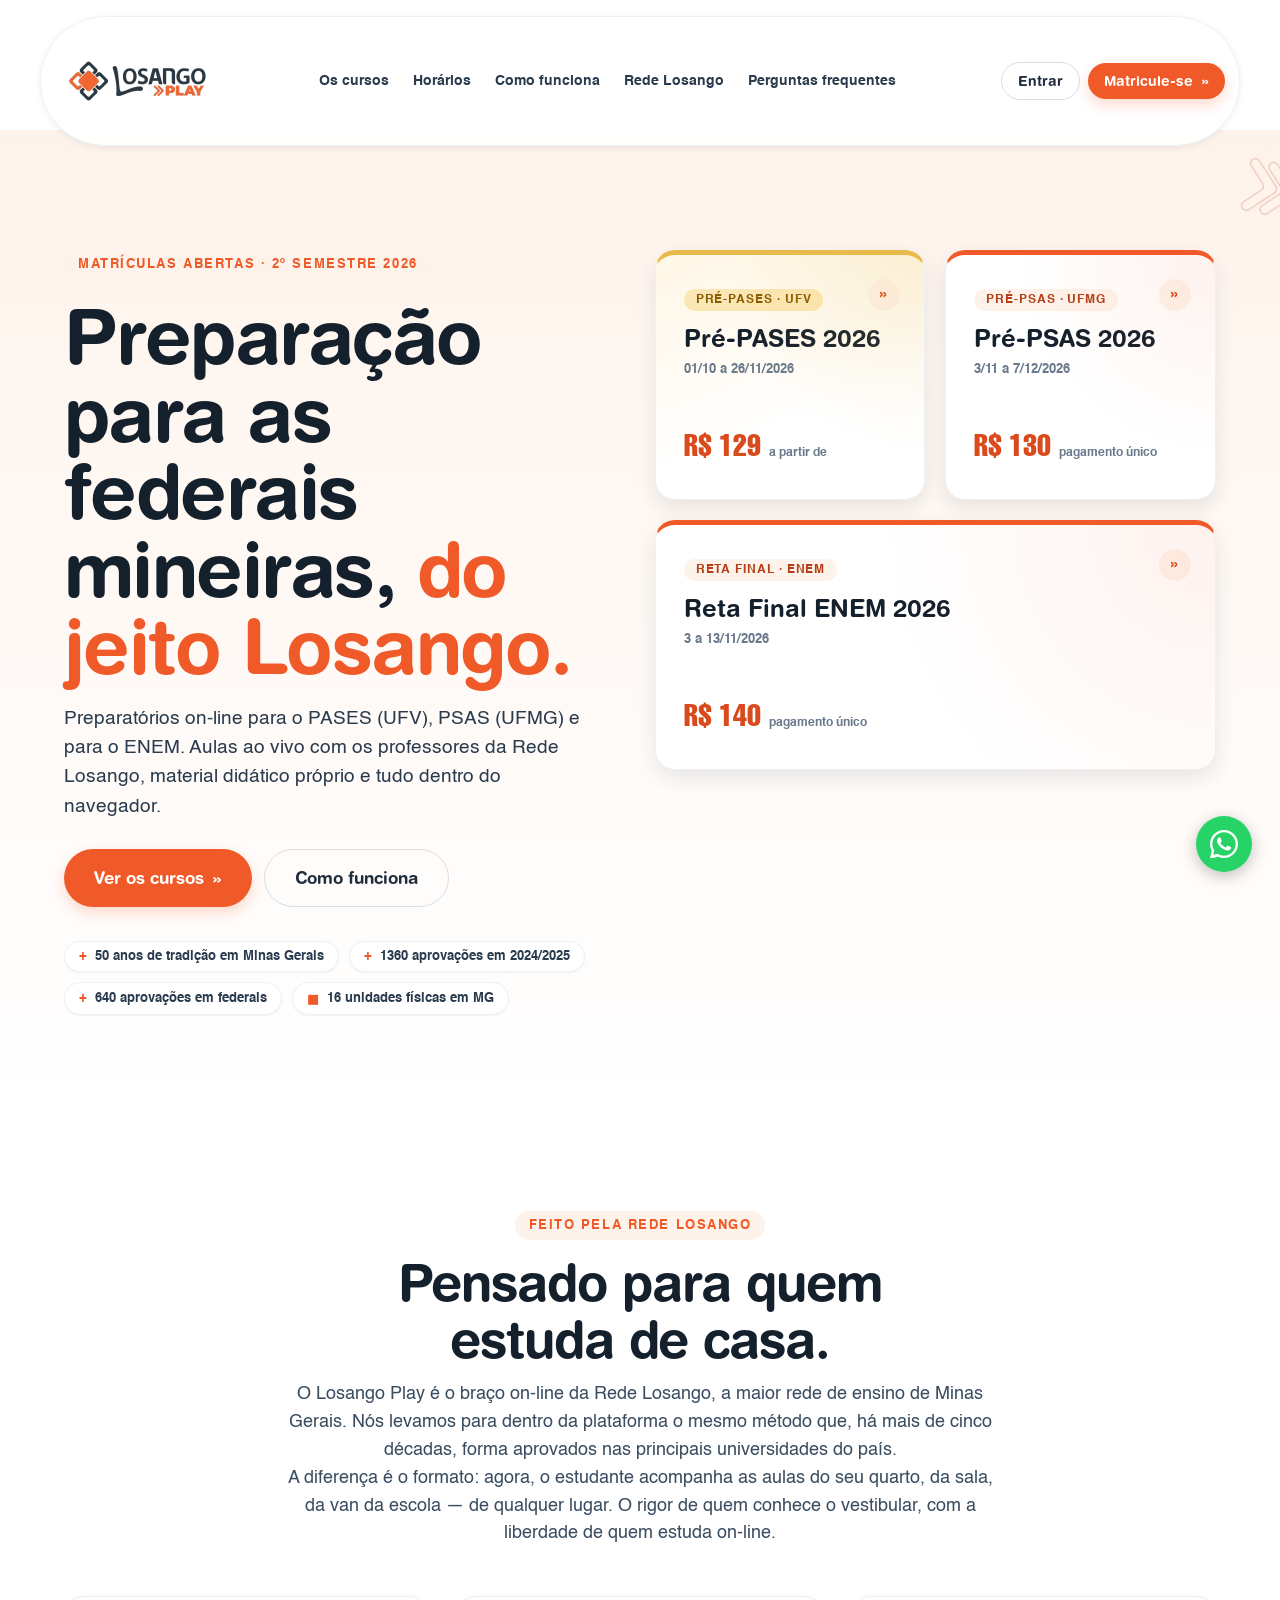
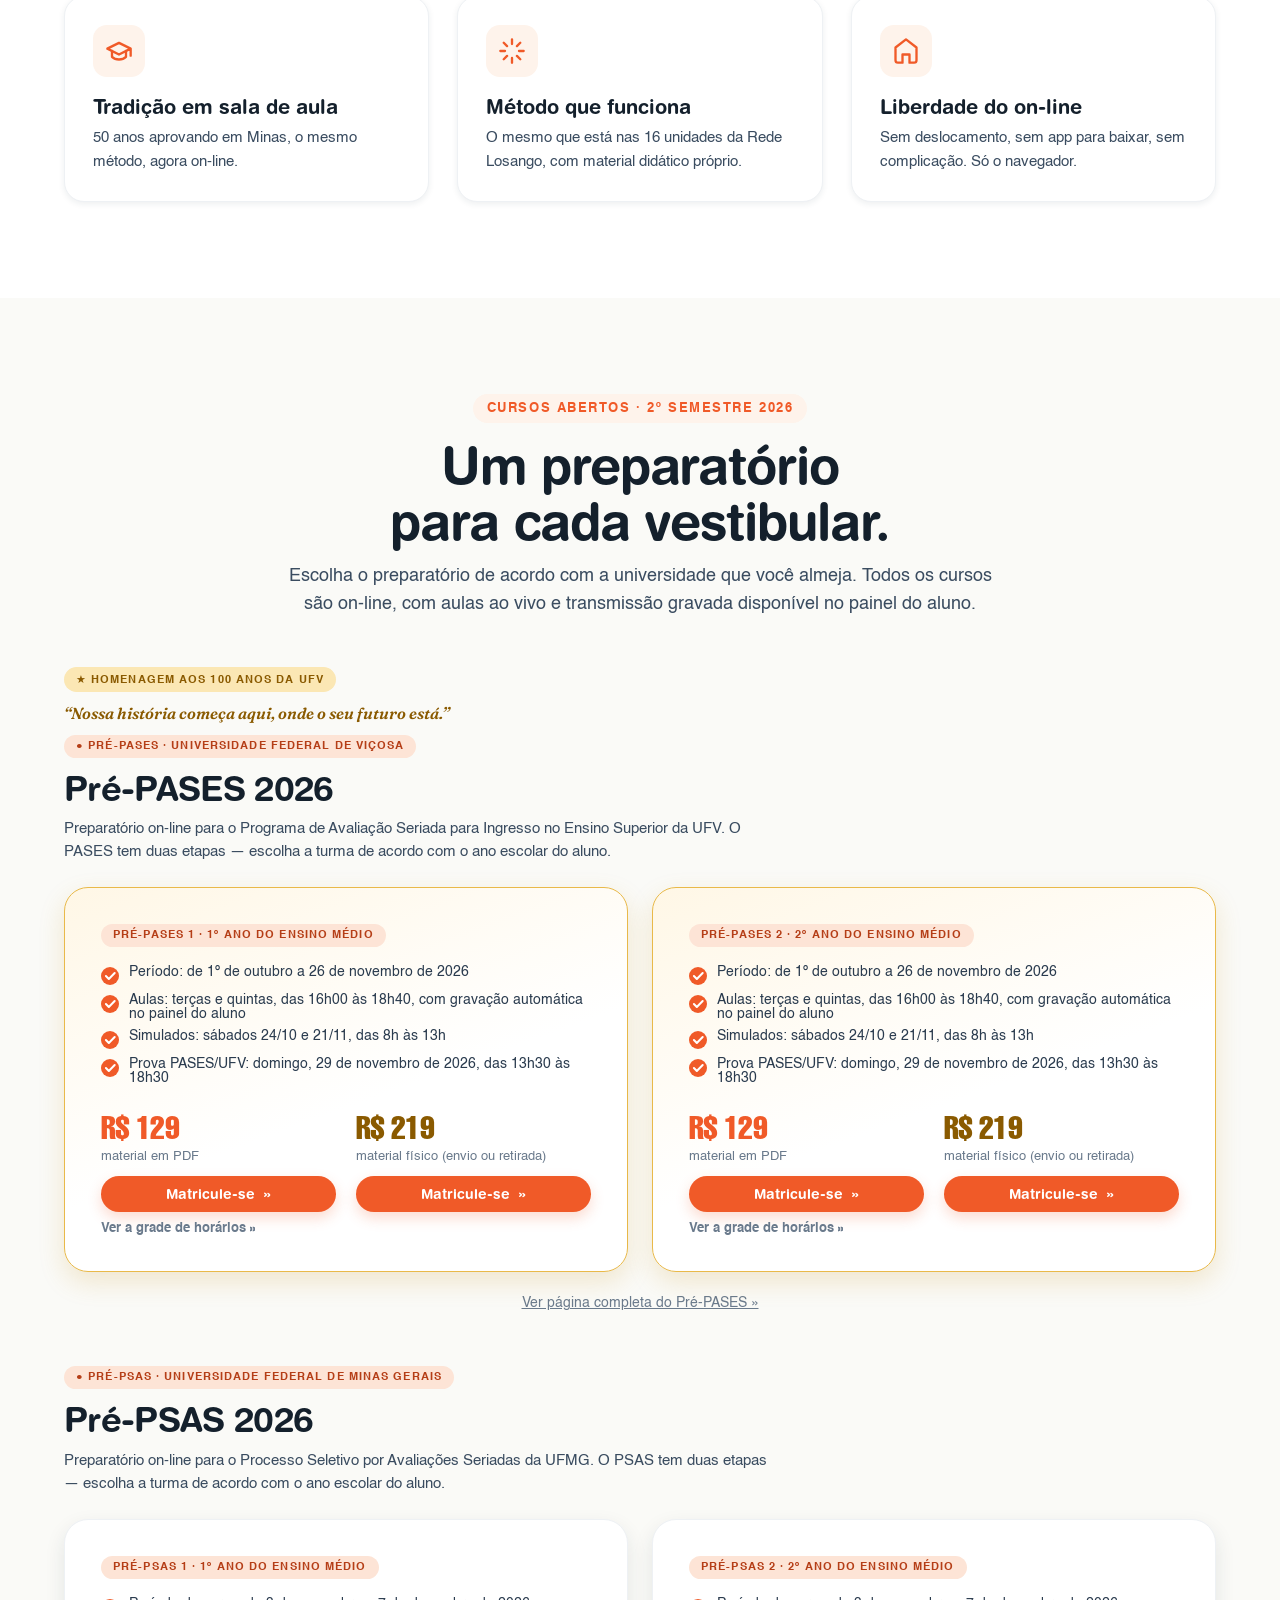
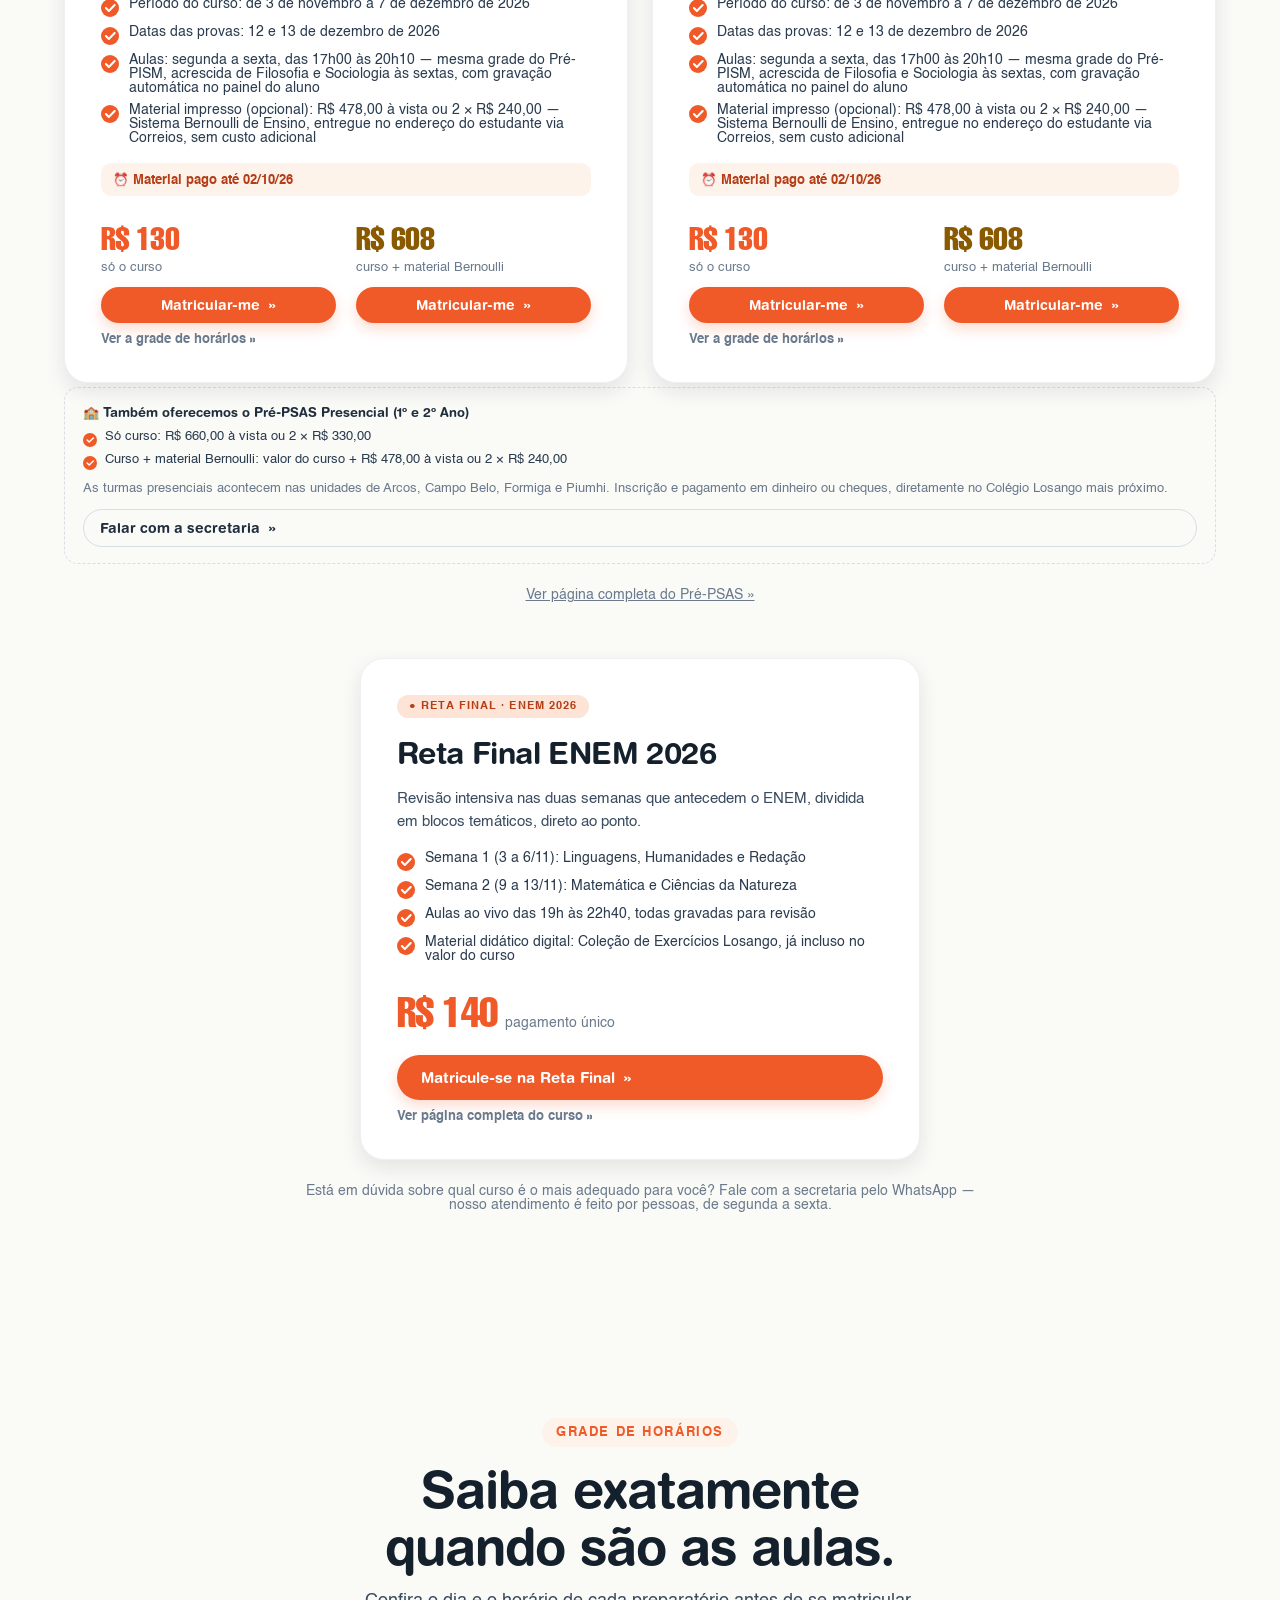
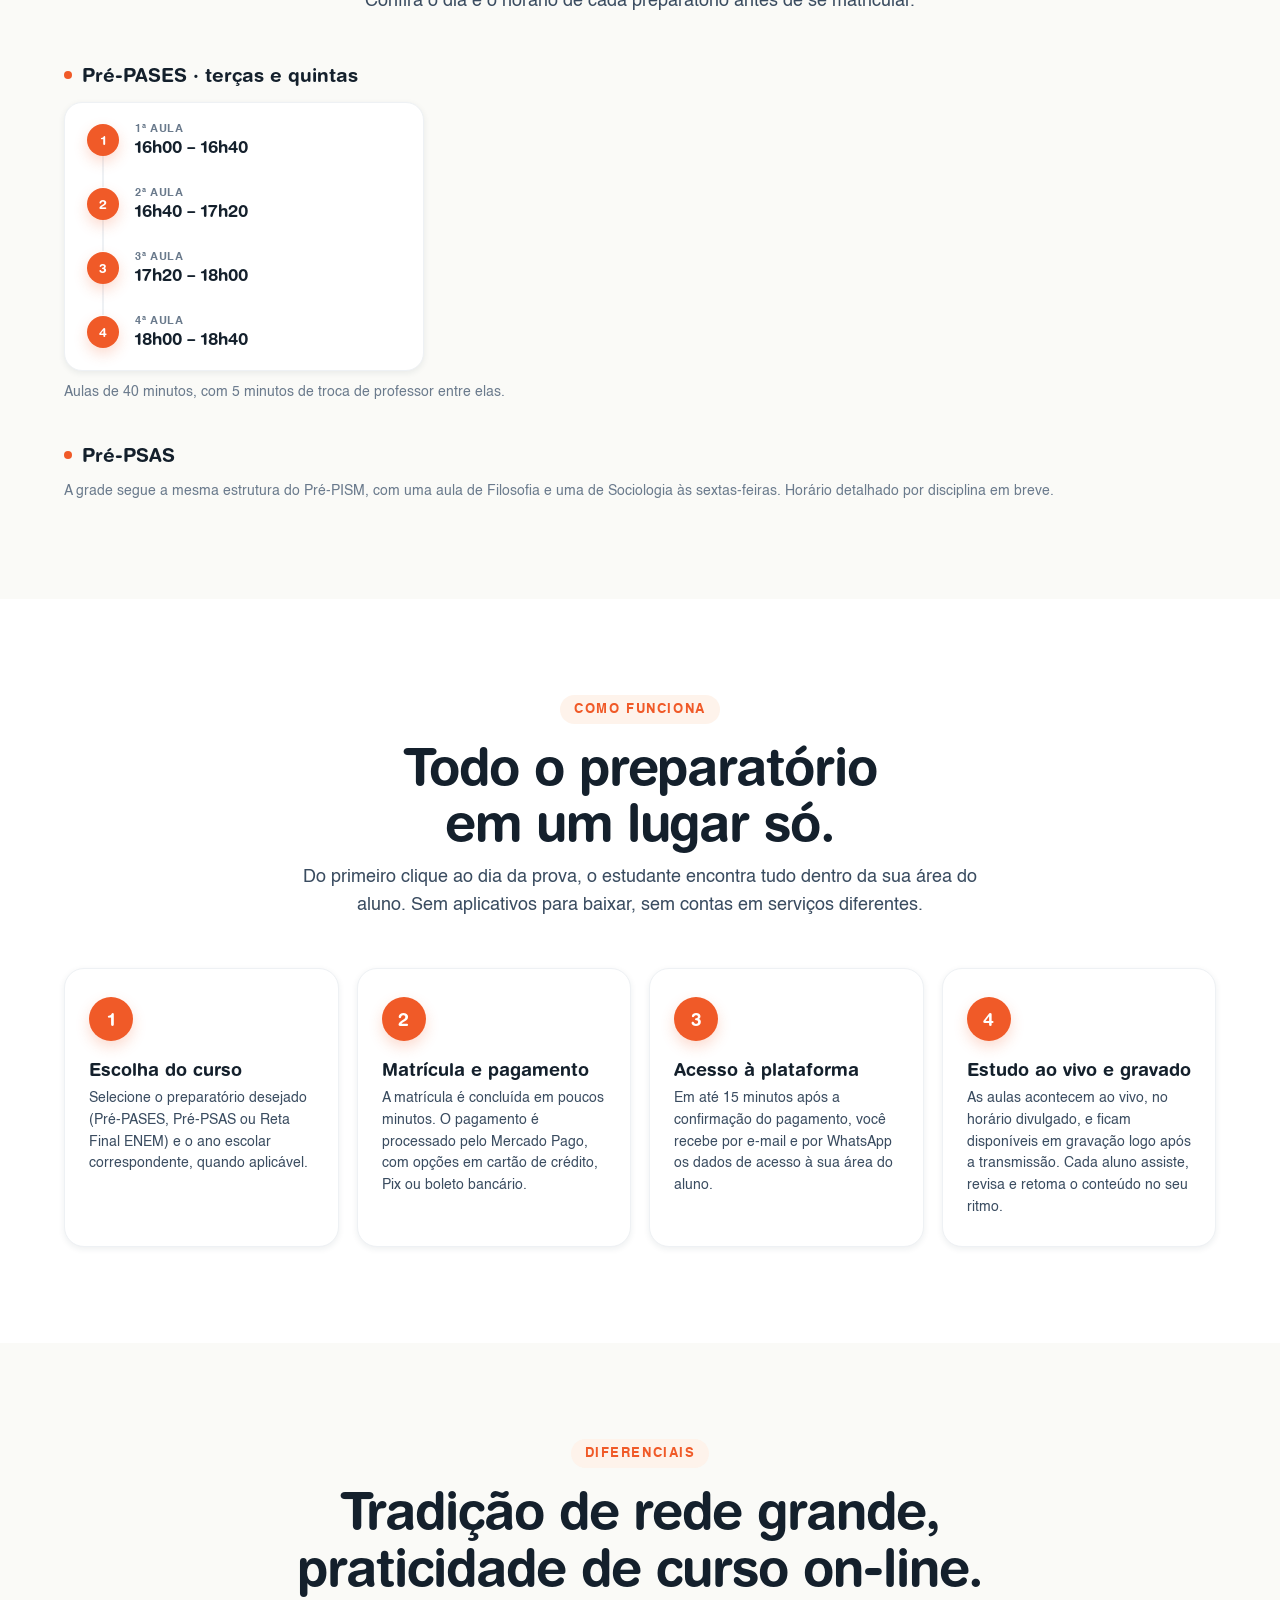
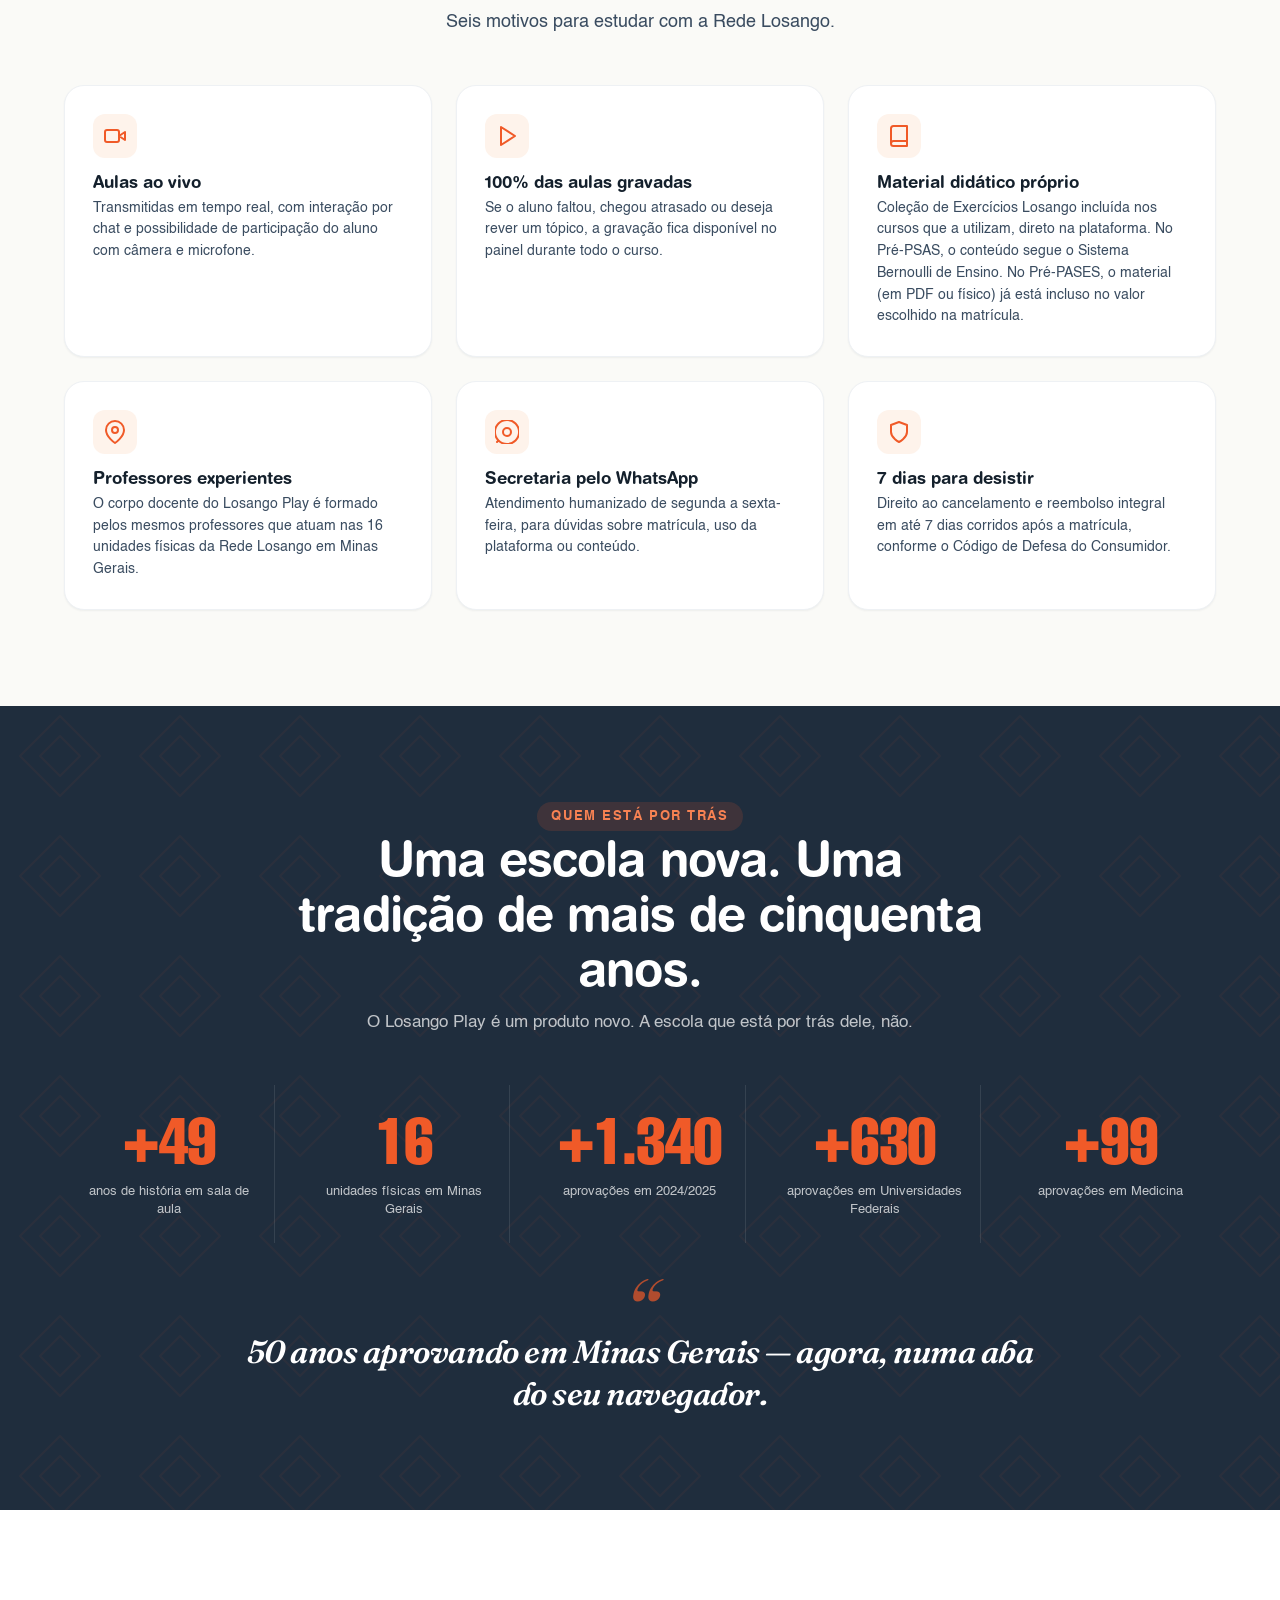
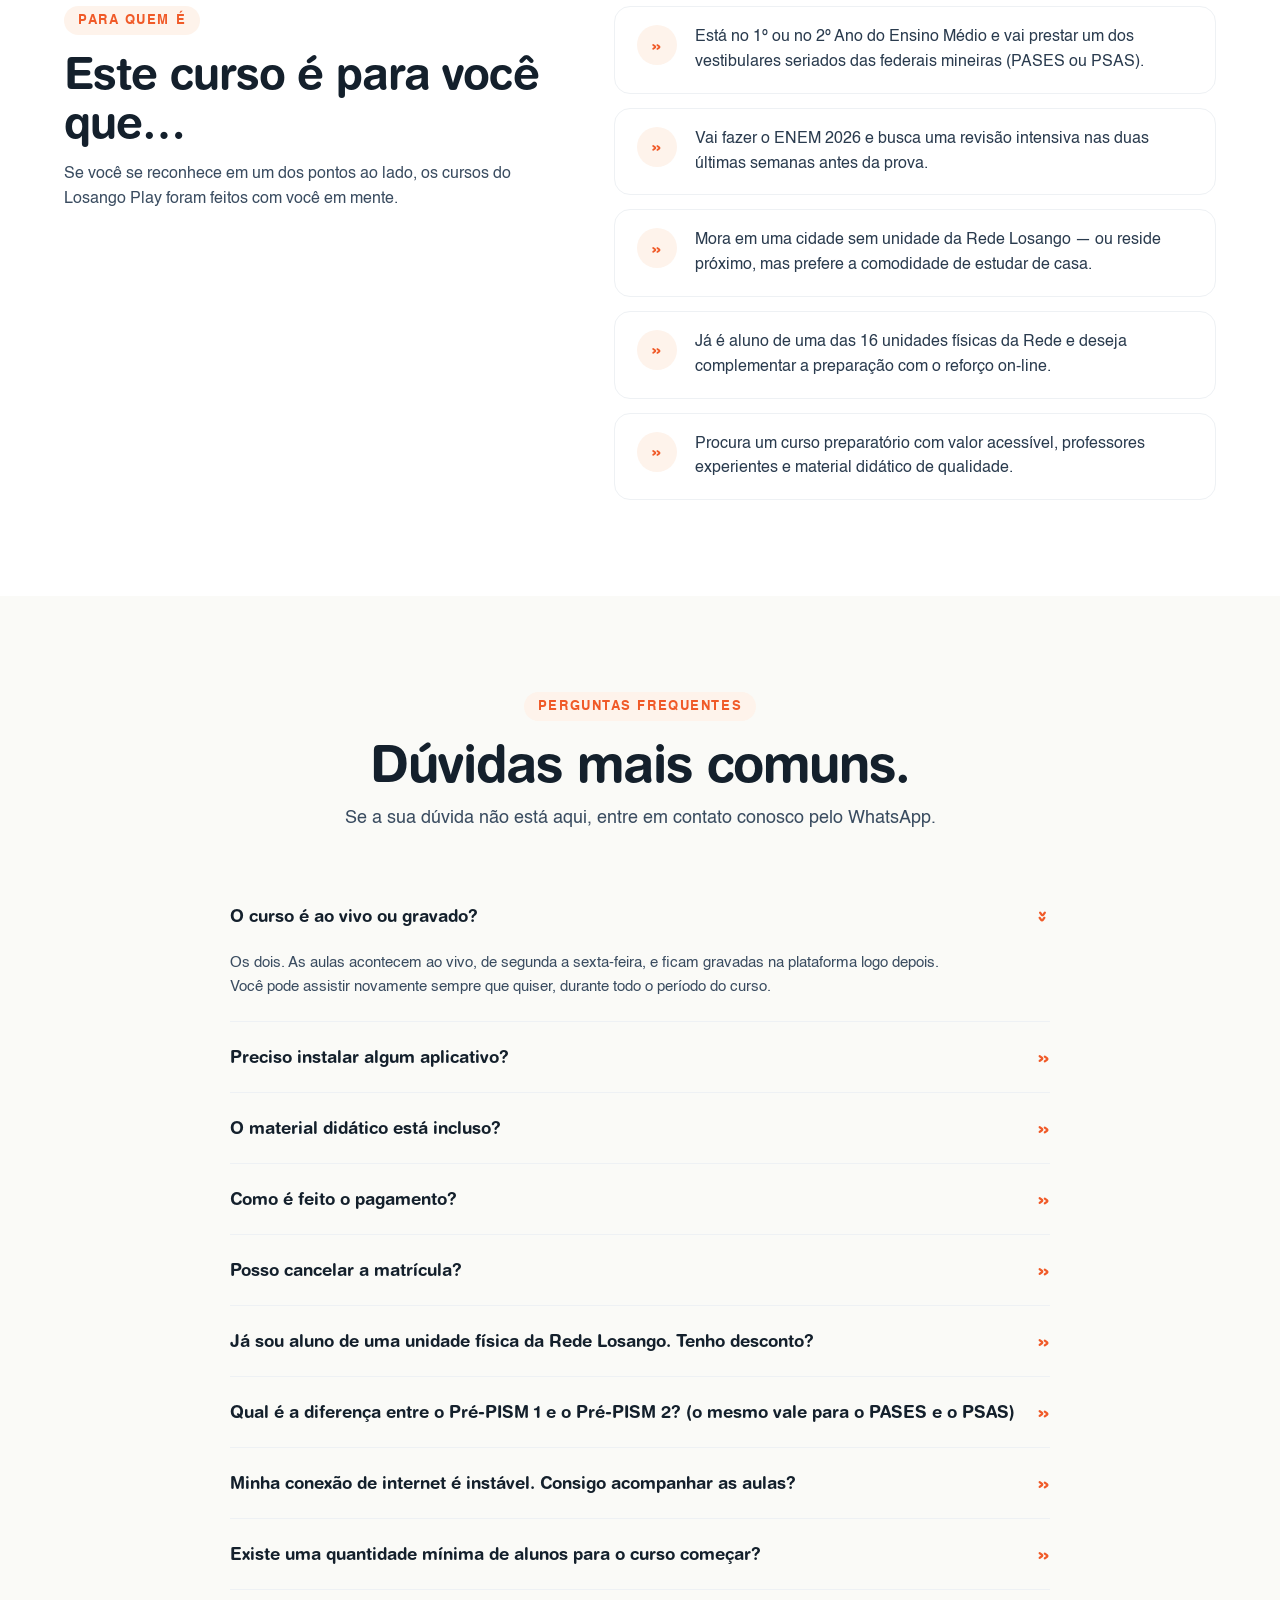
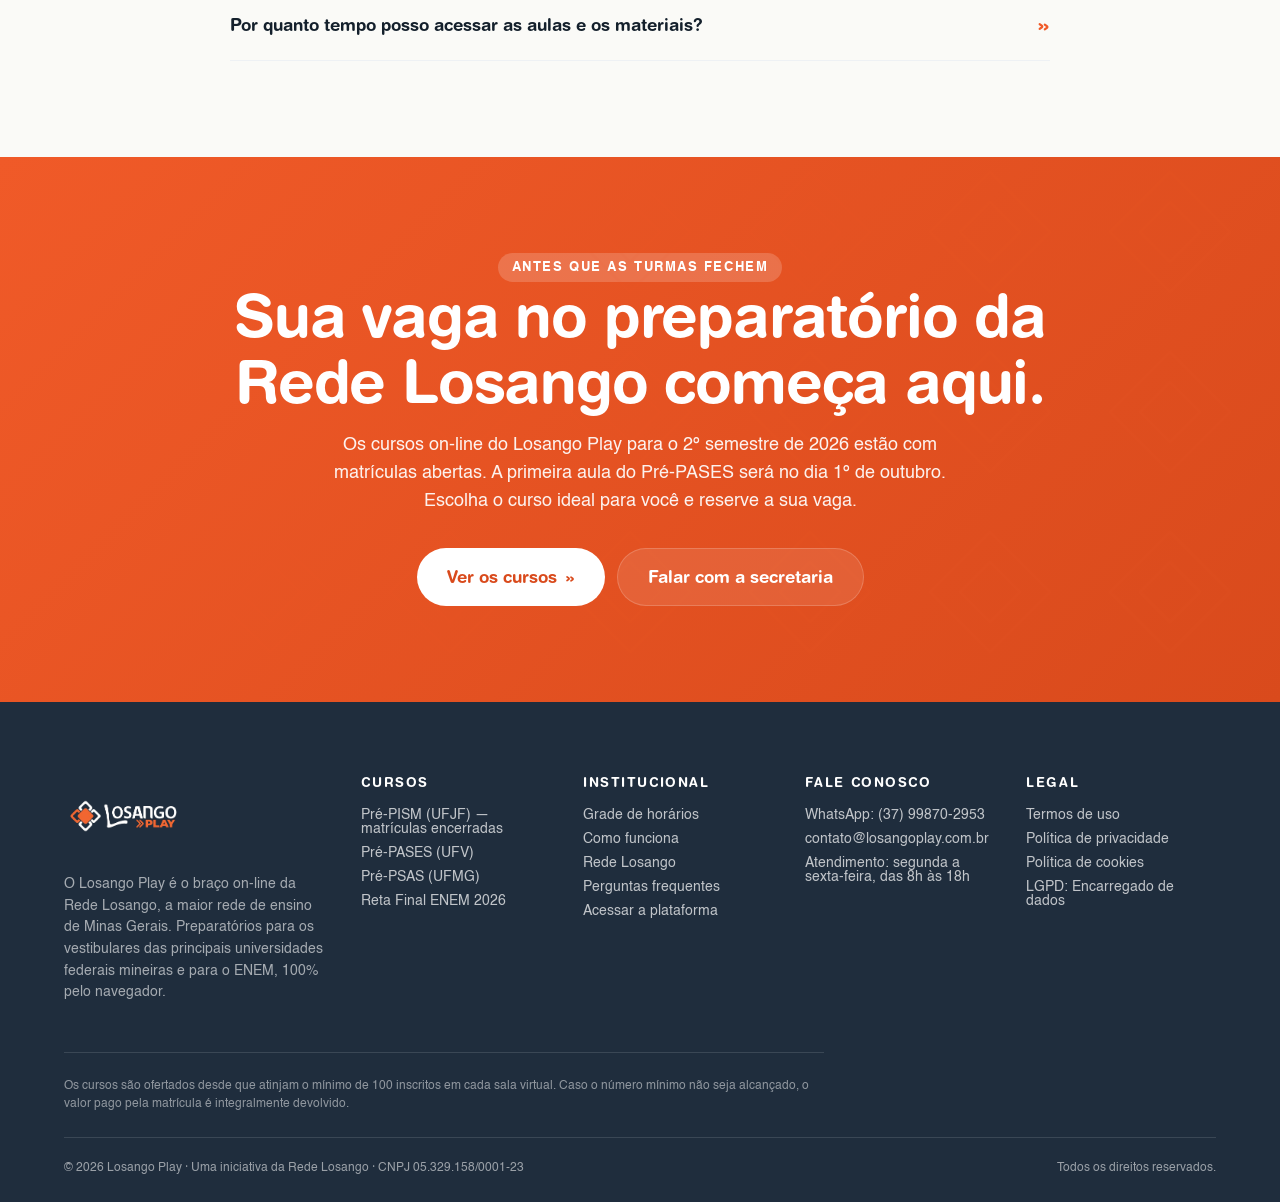
<file: index.html>
<!doctype html>
<html lang="pt-BR">
<head>
  <!-- Google Tag Manager -->
  <script>(function(w,d,s,l,i){w[l]=w[l]||[];w[l].push({'gtm.start':
  new Date().getTime(),event:'gtm.js'});var f=d.getElementsByTagName(s)[0],
  j=d.createElement(s),dl=l!='dataLayer'?'&l='+l:'';j.async=true;j.src=
  'https://www.googletagmanager.com/gtm.js?id='+i+dl;f.parentNode.insertBefore(j,f);
  })(window,document,'script','dataLayer','GTM-TNBBRC32');</script>
  <!-- End Google Tag Manager -->

  <!-- Google tag (gtag.js) -->
  <script async src="https://www.googletagmanager.com/gtag/js?id=G-2672D8NMRX"></script>
  <script>
    window.dataLayer = window.dataLayer || [];
    function gtag(){dataLayer.push(arguments);}
    gtag('js', new Date());

    gtag('config', 'G-2672D8NMRX');
  </script>
  <meta charset="utf-8">
  <meta name="viewport" content="width=device-width, initial-scale=1">
  <title>Losango Play: Pré-PASES, Pré-PSAS e Reta Final ENEM 2026</title>
  <meta name="description" content="Preparatórios on-line da Rede Losango para o PASES (UFV), PSAS (UFMG) e para o ENEM. Aulas ao vivo, professores de Minas, material próprio. Matrículas abertas no losangoplay.com.">
  <link rel="preconnect" href="https://fonts.googleapis.com">
  <link rel="preconnect" href="https://fonts.gstatic.com" crossorigin>
  <link rel="preload" as="font" href="fonts/helvetica-rounded-bold-5871d05ead8de.woff2" type="font/woff2" crossorigin>
  <link rel="preload" as="image" href="assets/logos/losango-play-full.webp" type="image/webp">
  <link rel="stylesheet" href="css/main.css">
  <link rel="preload" as="style" href="https://fonts.googleapis.com/css2?family=Fraunces:opsz,wght@9..144,500;9..144,600;9..144,700;9..144,800&display=swap" onload="this.rel='stylesheet'">
  <noscript><link rel="stylesheet" href="https://fonts.googleapis.com/css2?family=Fraunces:opsz,wght@9..144,500;9..144,600;9..144,700;9..144,800&display=swap"></noscript>
  <link rel="icon" href="assets/logos/losango-play-icon.png">
</head>
<body>
<!-- Google Tag Manager (noscript) -->
<noscript><iframe src="https://www.googletagmanager.com/ns.html?id=GTM-TNBBRC32"
height="0" width="0" style="display:none;visibility:hidden"></iframe></noscript>
<!-- End Google Tag Manager (noscript) -->
<!-- ===================== NAV ===================== -->
<nav class="nav">
  <div class="nav-inner">
    <a href="#" class="nav-brand">
      <picture>
        <source srcset="assets/logos/losango-play-full.webp" type="image/webp">
        <img src="assets/logos/losango-play-full.png" alt="Losango Play" fetchpriority="high">
      </picture>
    </a>
    <div class="nav-links">
      <a href="#curso">Os cursos</a>
      <a href="#horarios">Horários</a>
      <a href="#como">Como funciona</a>
      <a href="#rede">Rede Losango</a>
      <a href="#duvidas">Perguntas frequentes</a>
    </div>
    <div class="nav-actions">
      <a href="https://alunos.losangoplay.com.br/account/login" class="btn btn-ghost btn-sm" target="_blank" rel="noopener">Entrar</a>
      <a class="btn btn-primary btn-sm" href="#curso">Matricule-se <span class="chev">»</span></a>
    </div>
  </div>
</nav>

<!-- ===================== HERO ===================== -->
<section class="hero">
  <picture>
    <source srcset="assets/logos/play-chevron-outline.webp" type="image/webp">
    <img class="float-chev" src="assets/logos/play-chevron-outline.png" alt="" loading="lazy">
  </picture>
  <div class="container hero-grid">
    <div>
      <span class="eyebrow">Matrículas abertas · 2º semestre 2026</span>
      <h1>Preparação para as federais mineiras, <em>do jeito Losango.</em></h1>
      <p class="hero-lead">Preparatórios on-line para o PASES (UFV), PSAS (UFMG) e para o ENEM. Aulas ao vivo com os professores da Rede Losango, material didático próprio e tudo dentro do navegador.</p>
      <div class="hero-ctas">
        <a class="btn btn-primary btn-lg" href="#curso">Ver os cursos <span class="chev">»</span></a>
        <a href="#como" class="btn btn-ghost btn-lg">Como funciona</a>
      </div>
      <div class="hero-trust">
        <div class="trust-chip"><span class="dot">+</span>50 anos de tradição em Minas Gerais</div>
        <div class="trust-chip"><span class="dot">+</span>1360 aprovações em 2024/2025</div>
        <div class="trust-chip"><span class="dot">+</span>640 aprovações em federais</div>
        <div class="trust-chip"><span class="dot">■</span>16 unidades físicas em MG</div>
      </div>
    </div>
    <div class="hero-courses">
      <a class="hero-course-card hero-course-card-anniversary" href="#pre-pases">
        <span class="hero-course-arrow">»</span>
        <span class="hero-course-tag">Pré-PASES · UFV</span>
        <span class="hero-course-name">Pré-PASES 2026</span>
        <span class="hero-course-date">01/10 a 26/11/2026</span>
        <span class="hero-course-price">R$ 129 <small>a partir de</small></span>
      </a>
      <a class="hero-course-card" href="#pre-psas">
        <span class="hero-course-arrow">»</span>
        <span class="hero-course-tag">Pré-PSAS · UFMG</span>
        <span class="hero-course-name">Pré-PSAS 2026</span>
        <span class="hero-course-date">3/11 a 7/12/2026</span>
        <span class="hero-course-price">R$ 130 <small>pagamento único</small></span>
      </a>
      <a class="hero-course-card" href="#reta-final">
        <span class="hero-course-arrow">»</span>
        <span class="hero-course-tag">Reta Final · ENEM</span>
        <span class="hero-course-name">Reta Final ENEM 2026</span>
        <span class="hero-course-date">3 a 13/11/2026</span>
        <span class="hero-course-price">R$ 140 <small>pagamento único</small></span>
      </a>
    </div>
  </div>
</section>

<!-- ===================== APRESENTAÇÃO ===================== -->
<section class="section" id="apresentacao">
  <div class="container">
    <div class="sec-head">
      <span class="eyebrow">Feito pela Rede Losango</span>
      <h2>Pensado para quem estuda de casa.</h2>
      <p>O Losango Play é o braço on-line da Rede Losango, a maior rede de ensino de Minas Gerais. Nós levamos para dentro da plataforma o mesmo método que, há mais de cinco décadas, forma aprovados nas principais universidades do país.</p>
      <p class="sec-head-sub">A diferença é o formato: agora, o estudante acompanha as aulas do seu quarto, da sala, da van da escola — de qualquer lugar. O rigor de quem conhece o vestibular, com a liberdade de quem estuda on-line.</p>
    </div>
    <div class="pillars">
      <div class="pillar">
        <div class="ic">
          <svg viewBox="0 0 24 24" fill="none" stroke="currentColor" stroke-width="2" stroke-linecap="round" stroke-linejoin="round" width="28" height="28"><path d="M22 10v6M2 10l10-5 10 5-10 5z"/><path d="M6 12v5c3 3 9 3 12 0v-5"/></svg>
        </div>
        <h3>Tradição em sala de aula</h3>
        <p>50 anos aprovando em Minas, o mesmo método, agora on-line.</p>
      </div>
      <div class="pillar">
        <div class="ic">
          <svg viewBox="0 0 24 24" fill="none" stroke="currentColor" stroke-width="2" stroke-linecap="round" stroke-linejoin="round" width="28" height="28"><path d="M12 2v4M12 18v4M4.93 4.93l2.83 2.83M16.24 16.24l2.83 2.83M2 12h4M18 12h4M4.93 19.07l2.83-2.83M16.24 7.76l2.83-2.83"/></svg>
        </div>
        <h3>Método que funciona</h3>
        <p>O mesmo que está nas 16 unidades da Rede Losango, com material didático próprio.</p>
      </div>
      <div class="pillar">
        <div class="ic">
          <svg viewBox="0 0 24 24" fill="none" stroke="currentColor" stroke-width="2" stroke-linecap="round" stroke-linejoin="round" width="28" height="28"><path d="M3 9l9-7 9 7v11a2 2 0 0 1-2 2h-4v-7h-6v7H5a2 2 0 0 1-2-2z"/></svg>
        </div>
        <h3>Liberdade do on-line</h3>
        <p>Sem deslocamento, sem app para baixar, sem complicação. Só o navegador.</p>
      </div>
    </div>
  </div>
</section>

<!-- ===================== CURSOS ===================== -->
<section class="section bg-paper2" id="curso">
  <div class="container">
    <div class="sec-head">
      <span class="eyebrow">Cursos abertos · 2º semestre 2026</span>
      <h2>Um preparatório para cada vestibular.</h2>
      <p>Escolha o preparatório de acordo com a universidade que você almeja. Todos os cursos são on-line, com aulas ao vivo e transmissão gravada disponível no painel do aluno.</p>
    </div>

    <!-- Pré-PASES · 100 anos UFV -->
    <div class="course-group" id="pre-pases">
      <div class="course-group-head">
        <span class="course-tag course-tag-anniversary">★ Homenagem aos 100 anos da UFV</span>
        <blockquote class="course-quote">“Nossa história começa aqui, onde o seu futuro está.”</blockquote>
        <span class="course-tag">● Pré-PASES · Universidade Federal de Viçosa</span>
        <h3>Pré-PASES 2026</h3>
        <p class="desc">Preparatório on-line para o Programa de Avaliação Seriada para Ingresso no Ensino Superior da UFV. O PASES tem duas etapas — escolha a turma de acordo com o ano escolar do aluno.</p>
      </div>
      <div class="course-group-grid">
        <div class="course course-anniversary">
          <span class="course-tag course-tag-turma">Pré-PASES 1 · 1º Ano do Ensino Médio</span>
          <ul>
            <li>Período: de 1º de outubro a 26 de novembro de 2026</li>
            <li>Aulas: terças e quintas, das 16h00 às 18h40, com gravação automática no painel do aluno</li>
            <li>Simulados: sábados 24/10 e 21/11, das 8h às 13h</li>
            <li>Prova PASES/UFV: domingo, 29 de novembro de 2026, das 13h30 às 18h30</li>
          </ul>
          <div class="price-options">
            <div class="price-option">
              <span class="price-option-val">R$ 129</span>
              <span class="price-option-label">material em PDF</span>
              <a class="btn btn-primary btn-sm" href="https://payments.losangoplay.com.br/auth?product=pre-pases-2026-1-ano" target="_blank" rel="noopener">Matricule-se <span class="chev">»</span></a>
            </div>
            <div class="price-option price-option-alt">
              <span class="price-option-val">R$ 219</span>
              <span class="price-option-label">material físico (envio ou retirada)</span>
              <a class="btn btn-primary btn-sm" href="https://payments.losangoplay.com.br/auth?product=pre-pases-2026-material-1-ano" target="_blank" rel="noopener">Matricule-se <span class="chev">»</span></a>
            </div>
          </div>
          <p class="course-schedule-link"><a href="#horario-pases">Ver a grade de horários »</a></p>
        </div>
        <div class="course course-anniversary">
          <span class="course-tag course-tag-turma">Pré-PASES 2 · 2º Ano do Ensino Médio</span>
          <ul>
            <li>Período: de 1º de outubro a 26 de novembro de 2026</li>
            <li>Aulas: terças e quintas, das 16h00 às 18h40, com gravação automática no painel do aluno</li>
            <li>Simulados: sábados 24/10 e 21/11, das 8h às 13h</li>
            <li>Prova PASES/UFV: domingo, 29 de novembro de 2026, das 13h30 às 18h30</li>
          </ul>
          <div class="price-options">
            <div class="price-option">
              <span class="price-option-val">R$ 129</span>
              <span class="price-option-label">material em PDF</span>
              <a class="btn btn-primary btn-sm" href="https://payments.losangoplay.com.br/auth?product=pre-pases-2026-2-ano" target="_blank" rel="noopener">Matricule-se <span class="chev">»</span></a>
            </div>
            <div class="price-option price-option-alt">
              <span class="price-option-val">R$ 219</span>
              <span class="price-option-label">material físico (envio ou retirada)</span>
              <a class="btn btn-primary btn-sm" href="https://payments.losangoplay.com.br/auth?product=pre-pases-2026-material-2-ano" target="_blank" rel="noopener">Matricule-se <span class="chev">»</span></a>
            </div>
          </div>
          <p class="course-schedule-link"><a href="#horario-pases">Ver a grade de horários »</a></p>
        </div>
      </div>
      <p class="courses-note"><a href="pre-pases.html">Ver página completa do Pré-PASES »</a></p>
    </div>

    <!-- Pré-PSAS -->
    <div class="course-group" id="pre-psas">
      <div class="course-group-head">
        <span class="course-tag">● Pré-PSAS · Universidade Federal de Minas Gerais</span>
        <h3>Pré-PSAS 2026</h3>
        <p class="desc">Preparatório on-line para o Processo Seletivo por Avaliações Seriadas da UFMG. O PSAS tem duas etapas — escolha a turma de acordo com o ano escolar do aluno.</p>
      </div>
      <div class="course-group-grid">
        <div class="course">
          <span class="course-tag course-tag-turma">Pré-PSAS 1 · 1º Ano do Ensino Médio</span>
          <ul>
            <li>Período do curso: de 3 de novembro a 7 de dezembro de 2026</li>
            <li>Datas das provas: 12 e 13 de dezembro de 2026</li>
            <li>Aulas: segunda a sexta, das 17h00 às 20h10 — mesma grade do Pré-PISM, acrescida de Filosofia e Sociologia às sextas, com gravação automática no painel do aluno</li>
            <li>Material impresso (opcional): R$ 478,00 à vista ou 2 × R$ 240,00 — Sistema Bernoulli de Ensino, entregue no endereço do estudante via Correios, sem custo adicional</li>
          </ul>
          <p class="course-sales-note">⏰ Material pago até 02/10/26</p>
          <div class="price-options">
            <div class="price-option">
              <span class="price-option-val">R$ 130</span>
              <span class="price-option-label">só o curso</span>
              <a class="btn btn-primary btn-sm" href="https://payments.losangoplay.com.br/auth?product=pre-psas-2026-1-ano" target="_blank" rel="noopener">Matricular-me <span class="chev">»</span></a>
            </div>
            <div class="price-option price-option-alt">
              <span class="price-option-val">R$ 608</span>
              <span class="price-option-label">curso + material Bernoulli</span>
              <a class="btn btn-primary btn-sm" href="https://payments.losangoplay.com.br/auth?product=pre-psas-2026-material-1-ano" target="_blank" rel="noopener">Matricular-me <span class="chev">»</span></a>
            </div>
          </div>
          <p class="course-schedule-link"><a href="#horario-psas">Ver a grade de horários »</a></p>
        </div>
        <div class="course">
          <span class="course-tag course-tag-turma">Pré-PSAS 2 · 2º Ano do Ensino Médio</span>
          <ul>
            <li>Período do curso: de 3 de novembro a 7 de dezembro de 2026</li>
            <li>Datas das provas: 12 e 13 de dezembro de 2026</li>
            <li>Aulas: segunda a sexta, das 17h00 às 20h10 — mesma grade do Pré-PISM, acrescida de Filosofia e Sociologia às sextas, com gravação automática no painel do aluno</li>
            <li>Material impresso (opcional): R$ 478,00 à vista ou 2 × R$ 240,00 — Sistema Bernoulli de Ensino, entregue no endereço do estudante via Correios, sem custo adicional</li>
          </ul>
          <p class="course-sales-note">⏰ Material pago até 02/10/26</p>
          <div class="price-options">
            <div class="price-option">
              <span class="price-option-val">R$ 130</span>
              <span class="price-option-label">só o curso</span>
              <a class="btn btn-primary btn-sm" href="https://payments.losangoplay.com.br/auth?product=pre-psas-2026-2-ano" target="_blank" rel="noopener">Matricular-me <span class="chev">»</span></a>
            </div>
            <div class="price-option price-option-alt">
              <span class="price-option-val">R$ 608</span>
              <span class="price-option-label">curso + material Bernoulli</span>
              <a class="btn btn-primary btn-sm" href="https://payments.losangoplay.com.br/auth?product=pre-psas-2026-material-2-ano" target="_blank" rel="noopener">Matricular-me <span class="chev">»</span></a>
            </div>
          </div>
          <p class="course-schedule-link"><a href="#horario-psas">Ver a grade de horários »</a></p>
        </div>
      </div>

      <div class="course-presencial">
        <div class="course-presencial-title">🏫 Também oferecemos o Pré-PSAS Presencial (1º e 2º Ano)</div>
        <ul>
          <li>Só curso: R$ 660,00 à vista ou 2 × R$ 330,00</li>
          <li>Curso + material Bernoulli: valor do curso + R$ 478,00 à vista ou 2 × R$ 240,00</li>
        </ul>
        <p class="course-presencial-obs">As turmas presenciais acontecem nas unidades de Arcos, Campo Belo, Formiga e Piumhi. Inscrição e pagamento em dinheiro ou cheques, diretamente no Colégio Losango mais próximo.</p>
        <a class="btn btn-ghost btn-sm" href="https://wa.me/5537998702953?text=Ol%C3%A1%21%20Quero%20falar%20sobre%20o%20Pr%C3%A9-PSAS%20Presencial%20%28Arcos%2C%20Campo%20Belo%2C%20Formiga%20ou%20Piumhi%29." target="_blank" rel="noopener">Falar com a secretaria <span class="chev">»</span></a>
      </div>
      <p class="courses-note"><a href="pre-psas.html">Ver página completa do Pré-PSAS »</a></p>
    </div>

    <div class="courses" style="grid-template-columns: minmax(0,560px); justify-content: center;">
      <!-- Reta Final ENEM -->
      <div class="course" id="reta-final">
        <span class="course-tag">● Reta Final · ENEM 2026</span>
        <h3>Reta Final ENEM 2026</h3>
        <p class="desc">Revisão intensiva nas duas semanas que antecedem o ENEM, dividida em blocos temáticos, direto ao ponto.</p>
        <ul>
          <li>Semana 1 (3 a 6/11): Linguagens, Humanidades e Redação</li>
          <li>Semana 2 (9 a 13/11): Matemática e Ciências da Natureza</li>
          <li>Aulas ao vivo das 19h às 22h40, todas gravadas para revisão</li>
          <li>Material didático digital: Coleção de Exercícios Losango, já incluso no valor do curso</li>
        </ul>
        <div class="price">
          <span class="val">R$ 140</span>
          <span class="suffix">pagamento único</span>
        </div>
        <a class="btn btn-primary" href="https://payments.losangoplay.com.br/auth?product=reta-final-enem-2026" target="_blank" rel="noopener">Matricule-se na Reta Final <span class="chev">»</span></a>
        <p class="course-schedule-link"><a href="reta-final.html">Ver página completa do curso »</a></p>
      </div>

    </div>

    <p class="courses-note">
      Está em dúvida sobre qual curso é o mais adequado para você? Fale com a secretaria pelo WhatsApp — nosso atendimento é feito por pessoas, de segunda a sexta.
    </p>
  </div>
</section>

<!-- ===================== HORÁRIOS DAS AULAS ===================== -->
<section class="section bg-paper2" id="horarios">
  <div class="container">
    <div class="sec-head">
      <span class="eyebrow">Grade de horários</span>
      <h2>Saiba exatamente quando são as aulas.</h2>
      <p>Confira o dia e o horário de cada preparatório antes de se matricular.</p>
    </div>

    <div class="schedule-block" id="horario-pases">
      <h3 class="schedule-title">Pré-PASES · terças e quintas</h3>
      <div class="lesson-timeline">
        <div class="lesson-step">
          <span class="lesson-num">1</span>
          <div class="lesson-info"><span class="lesson-label">1ª aula</span><span class="lesson-time">16h00 – 16h40</span></div>
        </div>
        <div class="lesson-step">
          <span class="lesson-num">2</span>
          <div class="lesson-info"><span class="lesson-label">2ª aula</span><span class="lesson-time">16h40 – 17h20</span></div>
        </div>
        <div class="lesson-step">
          <span class="lesson-num">3</span>
          <div class="lesson-info"><span class="lesson-label">3ª aula</span><span class="lesson-time">17h20 – 18h00</span></div>
        </div>
        <div class="lesson-step">
          <span class="lesson-num">4</span>
          <div class="lesson-info"><span class="lesson-label">4ª aula</span><span class="lesson-time">18h00 – 18h40</span></div>
        </div>
      </div>
      <p class="schedule-note">Aulas de 40 minutos, com 5 minutos de troca de professor entre elas.</p>
    </div>

    <div class="schedule-block" id="horario-psas">
      <h3 class="schedule-title">Pré-PSAS</h3>
      <p class="schedule-note">A grade segue a mesma estrutura do Pré-PISM, com uma aula de Filosofia e uma de Sociologia às sextas-feiras. Horário detalhado por disciplina em breve.</p>
    </div>
  </div>
</section>

<!-- ===================== COMO FUNCIONA ===================== -->
<section class="section" id="como">
  <div class="container">
    <div class="sec-head">
      <span class="eyebrow">Como funciona</span>
      <h2>Todo o preparatório em um lugar só.</h2>
      <p>Do primeiro clique ao dia da prova, o estudante encontra tudo dentro da sua área do aluno. Sem aplicativos para baixar, sem contas em serviços diferentes.</p>
    </div>
    <div class="steps">
      <div class="step">
        <div class="step-num">1</div>
        <h4>Escolha do curso</h4>
        <p>Selecione o preparatório desejado (Pré-PASES, Pré-PSAS ou Reta Final ENEM) e o ano escolar correspondente, quando aplicável.</p>
      </div>
      <div class="step">
        <div class="step-num">2</div>
        <h4>Matrícula e pagamento</h4>
        <p>A matrícula é concluída em poucos minutos. O pagamento é processado pelo Mercado Pago, com opções em cartão de crédito, Pix ou boleto bancário.</p>
      </div>
      <div class="step">
        <div class="step-num">3</div>
        <h4>Acesso à plataforma</h4>
        <p>Em até 15 minutos após a confirmação do pagamento, você recebe por e-mail e por WhatsApp os dados de acesso à sua área do aluno.</p>
      </div>
      <div class="step">
        <div class="step-num">4</div>
        <h4>Estudo ao vivo e gravado</h4>
        <p>As aulas acontecem ao vivo, no horário divulgado, e ficam disponíveis em gravação logo após a transmissão. Cada aluno assiste, revisa e retoma o conteúdo no seu ritmo.</p>
      </div>
    </div>
  </div>
</section>

<!-- ===================== DIFERENCIAIS ===================== -->
<section class="section bg-paper2">
  <div class="container">
    <div class="sec-head">
      <span class="eyebrow">Diferenciais</span>
      <h2>Tradição de rede grande, praticidade de curso on-line.</h2>
      <p>Seis motivos para estudar com a Rede Losango.</p>
    </div>
    <div class="benefits">
      <div class="benefit">
        <div class="ic">
          <svg viewBox="0 0 24 24" fill="none" stroke="currentColor" stroke-width="2" stroke-linecap="round" stroke-linejoin="round" width="24" height="24"><rect x="2" y="6" width="14" height="12" rx="2"/><path d="m22 8-6 4 6 4z"/></svg>
        </div>
        <h4>Aulas ao vivo</h4>
        <p>Transmitidas em tempo real, com interação por chat e possibilidade de participação do aluno com câmera e microfone.</p>
      </div>
      <div class="benefit">
        <div class="ic">
          <svg viewBox="0 0 24 24" fill="none" stroke="currentColor" stroke-width="2" stroke-linecap="round" stroke-linejoin="round" width="24" height="24"><polygon points="6 3 20 12 6 21 6 3"/></svg>
        </div>
        <h4>100% das aulas gravadas</h4>
        <p>Se o aluno faltou, chegou atrasado ou deseja rever um tópico, a gravação fica disponível no painel durante todo o curso.</p>
      </div>
      <div class="benefit">
        <div class="ic">
          <svg viewBox="0 0 24 24" fill="none" stroke="currentColor" stroke-width="2" stroke-linecap="round" stroke-linejoin="round" width="24" height="24"><path d="M4 19.5v-15A2.5 2.5 0 0 1 6.5 2H20v20H6.5a2.5 2.5 0 0 1 0-5H20"/></svg>
        </div>
        <h4>Material didático próprio</h4>
        <p>Coleção de Exercícios Losango incluída nos cursos que a utilizam, direto na plataforma. No Pré-PSAS, o conteúdo segue o Sistema Bernoulli de Ensino. No Pré-PASES, o material (em PDF ou físico) já está incluso no valor escolhido na matrícula.</p>
      </div>
      <div class="benefit">
        <div class="ic">
          <svg viewBox="0 0 24 24" fill="none" stroke="currentColor" stroke-width="2" stroke-linecap="round" stroke-linejoin="round" width="24" height="24"><path d="M21 10c0 7-9 13-9 13s-9-6-9-13a9 9 0 0 1 18 0Z"/><circle cx="12" cy="10" r="3"/></svg>
        </div>
        <h4>Professores experientes</h4>
        <p>O corpo docente do Losango Play é formado pelos mesmos professores que atuam nas 16 unidades físicas da Rede Losango em Minas Gerais.</p>
      </div>
      <div class="benefit">
        <div class="ic">
          <svg viewBox="0 0 24 24" fill="none" stroke="currentColor" stroke-width="2" stroke-linecap="round" stroke-linejoin="round" width="24" height="24"><path d="M20.52 3.48A12 12 0 0 0 3.48 20.52L2 22l1.48-1.48A12 12 0 1 0 20.52 3.48z"/><circle cx="12" cy="12" r="4"/></svg>
        </div>
        <h4>Secretaria pelo WhatsApp</h4>
        <p>Atendimento humanizado de segunda a sexta-feira, para dúvidas sobre matrícula, uso da plataforma ou conteúdo.</p>
      </div>
      <div class="benefit">
        <div class="ic">
          <svg viewBox="0 0 24 24" fill="none" stroke="currentColor" stroke-width="2" stroke-linecap="round" stroke-linejoin="round" width="24" height="24"><path d="M12 22s8-4 8-10V5l-8-3-8 3v7c0 6 8 10 8 10z"/></svg>
        </div>
        <h4>7 dias para desistir</h4>
        <p>Direito ao cancelamento e reembolso integral em até 7 dias corridos após a matrícula, conforme o Código de Defesa do Consumidor.</p>
      </div>
    </div>
  </div>
</section>

<!-- ===================== NÚMEROS ===================== -->
<section class="numbers-block" id="rede">
  <div class="container">
    <div class="numbers-head">
      <span class="eyebrow" style="color:#F78253;background:rgba(240,90,40,.15)">Quem está por trás</span>
      <h2>Uma escola nova. Uma tradição de mais de cinquenta anos.</h2>
      <p>O Losango Play é um produto novo. A escola que está por trás dele, não.</p>
    </div>
    <div class="numbers">
      <div class="num">
        <div class="v" data-count="50" data-prefix="+">0</div>
        <div class="l">anos de história em sala de aula</div>
      </div>
      <div class="num">
        <div class="v" data-count="16">0</div>
        <div class="l">unidades físicas em Minas Gerais</div>
      </div>
      <div class="num">
        <div class="v" data-count="1360" data-prefix="+">0</div>
        <div class="l">aprovações em 2024/2025</div>
      </div>
      <div class="num">
        <div class="v" data-count="640" data-prefix="+">0</div>
        <div class="l">aprovações em Universidades Federais</div>
      </div>
      <div class="num">
        <div class="v" data-count="100" data-prefix="+">0</div>
        <div class="l">aprovações em Medicina</div>
      </div>
    </div>
    <p class="quote-block">50 anos aprovando em Minas Gerais — agora, numa aba do seu navegador.</p>
  </div>
</section>

<!-- ===================== PARA QUEM É ===================== -->
<section class="section">
  <div class="container forwhom-layout">
    <div>
      <span class="eyebrow">Para quem é</span>
      <h2 class="forwhom-title">Este curso é para você que…</h2>
      <p class="forwhom-lead">Se você se reconhece em um dos pontos ao lado, os cursos do Losango Play foram feitos com você em mente.</p>
    </div>
    <div class="forwhom">
      <div class="forwhom-item">
        <div class="ic">»</div>
        <p>Está no 1º ou no 2º Ano do Ensino Médio e vai prestar um dos vestibulares seriados das federais mineiras (PASES ou PSAS).</p>
      </div>
      <div class="forwhom-item">
        <div class="ic">»</div>
        <p>Vai fazer o ENEM 2026 e busca uma revisão intensiva nas duas últimas semanas antes da prova.</p>
      </div>
      <div class="forwhom-item">
        <div class="ic">»</div>
        <p>Mora em uma cidade sem unidade da Rede Losango — ou reside próximo, mas prefere a comodidade de estudar de casa.</p>
      </div>
      <div class="forwhom-item">
        <div class="ic">»</div>
        <p>Já é aluno de uma das 16 unidades físicas da Rede e deseja complementar a preparação com o reforço on-line.</p>
      </div>
      <div class="forwhom-item">
        <div class="ic">»</div>
        <p>Procura um curso preparatório com valor acessível, professores experientes e material didático de qualidade.</p>
      </div>
    </div>
  </div>
</section>

<!-- ===================== FAQ ===================== -->
<section class="section bg-paper2" id="duvidas">
  <div class="container">
    <div class="sec-head">
      <span class="eyebrow">Perguntas frequentes</span>
      <h2>Dúvidas mais comuns.</h2>
      <p>Se a sua dúvida não está aqui, entre em contato conosco pelo WhatsApp.</p>
    </div>
    <div class="faq">
      <details class="faq-item" open>
        <summary>O curso é ao vivo ou gravado?<span class="chev">»</span></summary>
        <div class="a">Os dois. As aulas acontecem ao vivo, de segunda a sexta-feira, e ficam gravadas na plataforma logo depois. Você pode assistir novamente sempre que quiser, durante todo o período do curso.</div>
      </details>
      <details class="faq-item">
        <summary>Preciso instalar algum aplicativo?<span class="chev">»</span></summary>
        <div class="a">Não. Todo o acesso acontece dentro do losangoplay.com.br, diretamente pelo navegador. A plataforma funciona no computador, no celular e no tablet.</div>
      </details>
      <details class="faq-item">
        <summary>O material didático está incluso?<span class="chev">»</span></summary>
        <div class="a">Sim. O Pré-PISM e a Reta Final utilizam a Coleção de Exercícios Losango, com o material digital disponível direto na plataforma. No Pré-PISM, o material impresso também é oferecido de forma opcional, por R$ 112,00, entregue sem custo adicional no endereço do estudante. No Pré-PSAS, o material impresso opcional segue o Sistema Bernoulli de Ensino, por R$ 478,00 à vista ou 2 × R$ 240,00, também com entrega sem custo. Já no Pré-PASES, o material (em PDF ou físico) está incluso no valor escolhido na matrícula.</div>
      </details>
      <details class="faq-item">
        <summary>Como é feito o pagamento?<span class="chev">»</span></summary>
        <div class="a">A matrícula é paga diretamente no site, por meio do Mercado Pago. É possível pagar em cartão de crédito, Pix ou boleto bancário.</div>
      </details>
      <details class="faq-item">
        <summary>Posso cancelar a matrícula?<span class="chev">»</span></summary>
        <div class="a">Sim. Você tem até 7 dias corridos após a confirmação da matrícula para solicitar o cancelamento e o reembolso integral, conforme o Código de Defesa do Consumidor. Após esse prazo, cancelamentos são analisados caso a caso pela secretaria.</div>
      </details>
      <details class="faq-item">
        <summary>Já sou aluno de uma unidade física da Rede Losango. Tenho desconto?<span class="chev">»</span></summary>
        <div class="a">Sim. Alunos matriculados em qualquer uma das 16 unidades da Rede Losango contam com condição especial no Losango Play. Consulte a secretaria da sua escola ou entre em contato conosco pelo WhatsApp para receber os detalhes.</div>
      </details>
      <details class="faq-item">
        <summary>Qual é a diferença entre o Pré-PISM 1 e o Pré-PISM 2? (o mesmo vale para o PASES e o PSAS)<span class="chev">»</span></summary>
        <div class="a">As turmas são separadas de acordo com a etapa do vestibular seriado. A turma 1 é destinada a estudantes do 1º Ano do Ensino Médio; a turma 2, aos estudantes do 2º Ano. O conteúdo cobrado pela universidade varia entre uma etapa e outra, por isso o material e as aulas também são diferentes.</div>
      </details>
      <details class="faq-item">
        <summary>Minha conexão de internet é instável. Consigo acompanhar as aulas?<span class="chev">»</span></summary>
        <div class="a">As aulas ao vivo funcionam bem em conexões domésticas de banda larga ou em dados móveis 4G. Caso a conexão falhe em algum dia, a aula fica disponível na plataforma logo depois, para que o aluno assista sem prejuízo.</div>
      </details>
      <details class="faq-item">
        <summary>Existe uma quantidade mínima de alunos para o curso começar?<span class="chev">»</span></summary>
        <div class="a">Sim. Cada sala virtual é ofertada mediante o mínimo de 100 inscritos. Caso o número mínimo não seja atingido até o início do curso, o valor pago é integralmente devolvido ao aluno.</div>
      </details>
      <details class="faq-item">
        <summary>Por quanto tempo posso acessar as aulas e os materiais?<span class="chev">»</span></summary>
        <div class="a">O acesso permanece liberado até o encerramento do curso. As datas de encerramento são: Pré-PISM em 30 de outubro de 2026; Pré-PASES em 26 de novembro de 2026; Reta Final ENEM em 13 de novembro de 2026; Pré-PSAS em 7 de dezembro de 2026.</div>
      </details>
    </div>
  </div>
</section>

<!-- ===================== CTA FINAL ===================== -->
<section class="final-cta" id="cta-final">
  <div class="container" id="cta-content">
    <span class="eyebrow" style="color:#fff;background:rgba(255,255,255,.18)">Antes que as turmas fechem</span>
    <h2>Sua vaga no preparatório da Rede Losango começa aqui.</h2>
    <p>Os cursos on-line do Losango Play para o 2º semestre de 2026 estão com matrículas abertas. A primeira aula do Pré-PASES será no dia 1º de outubro. Escolha o curso ideal para você e reserve a sua vaga.</p>
    <div class="hero-ctas" style="justify-content:center">
      <a class="btn btn-lg" style="background:#fff;color:#D94A1C;font-weight:800" href="#curso">Ver os cursos <span class="chev">»</span></a>
      <a class="btn btn-lg btn-on-dark" href="https://wa.me/5537998702953" target="_blank" rel="noopener">Falar com a secretaria</a>
    </div>
  </div>
</section>

<!-- ===================== FOOTER ===================== -->
<footer class="footer">
  <div class="container">
    <div class="footer-grid">
      <div class="footer-brand">
        <picture>
          <source srcset="assets/logos/losango-play-full-white.webp" type="image/webp">
          <img src="assets/logos/losango-play-full-white.png" alt="Losango Play" loading="lazy">
        </picture>
        <p>O Losango Play é o braço on-line da Rede Losango, a maior rede de ensino de Minas Gerais. Preparatórios para os vestibulares das principais universidades federais mineiras e para o ENEM, 100% pelo navegador.</p>
      </div>
      <div>
        <h5>Cursos</h5>
        <ul>
          <li><a href="pre-pism.html">Pré-PISM (UFJF) — matrículas encerradas</a></li>
          <li><a href="#pre-pases">Pré-PASES (UFV)</a></li>
          <li><a href="#pre-psas">Pré-PSAS (UFMG)</a></li>
          <li><a href="#reta-final">Reta Final ENEM 2026</a></li>
        </ul>
      </div>
      <div>
        <h5>Institucional</h5>
        <ul>
          <li><a href="#horarios">Grade de horários</a></li>
          <li><a href="#como">Como funciona</a></li>
          <li><a href="#rede">Rede Losango</a></li>
          <li><a href="#duvidas">Perguntas frequentes</a></li>
          <li><a href="https://alunos.losangoplay.com.br/account/login" target="_blank" rel="noopener">Acessar a plataforma</a></li>
        </ul>
      </div>
      <div>
        <h5>Fale conosco</h5>
        <ul>
          <li><a href="https://wa.me/5537998702953" target="_blank" rel="noopener">WhatsApp: (37) 99870-2953</a></li>
          <li><a href="mailto:contato@losangoplay.com.br">contato@losangoplay.com.br</a></li>
          <li>Atendimento: segunda a sexta-feira, das 8h às 18h</li>
        </ul>
      </div>
      <div>
        <h5>Legal</h5>
        <ul>
          <li><a href="termos-de-uso.html">Termos de uso</a></li>
          <li><a href="politica-de-privacidade.html">Política de privacidade</a></li>
          <li><a href="politica-de-cookies.html">Política de cookies</a></li>
          <li><a href="lgpd-encarregado.html">LGPD: Encarregado de dados</a></li>
        </ul>
      </div>
    </div>
    <p class="footer-note">Os cursos são ofertados desde que atinjam o mínimo de 100 inscritos em cada sala virtual. Caso o número mínimo não seja alcançado, o valor pago pela matrícula é integralmente devolvido.</p>
    <div class="footer-bottom">
      <div>© 2026 Losango Play · Uma iniciativa da Rede Losango · CNPJ 05.329.158/0001-23</div>
      <div>Todos os direitos reservados.</div>
    </div>
  </div>
</footer>

<!-- Botão WhatsApp flutuante -->
<a class="whatsapp-float" href="https://wa.me/5537998702953" target="_blank" rel="noopener" aria-label="Fale conosco pelo WhatsApp">
  <svg xmlns="http://www.w3.org/2000/svg" viewBox="0 0 24 24" width="28" height="28" fill="currentColor"><path d="M17.472 14.382c-.297-.149-1.758-.867-2.03-.967-.273-.099-.471-.148-.67.15-.197.297-.767.966-.94 1.164-.173.199-.347.223-.644.075-.297-.15-1.255-.463-2.39-1.475-.883-.788-1.48-1.761-1.653-2.059-.173-.297-.018-.458.13-.606.134-.133.298-.347.446-.52.149-.174.198-.298.298-.497.099-.198.05-.371-.025-.52-.075-.149-.669-1.612-.916-2.207-.242-.579-.487-.5-.669-.51-.173-.008-.371-.01-.57-.01-.198 0-.52.074-.792.372-.272.297-1.04 1.016-1.04 2.479 0 1.462 1.065 2.875 1.213 3.074.149.198 2.096 3.2 5.077 4.487.709.306 1.262.489 1.694.625.712.227 1.36.195 1.871.118.571-.085 1.758-.719 2.006-1.413.248-.694.248-1.289.173-1.413-.074-.124-.272-.198-.57-.347z"/><path d="M12 0C5.373 0 0 5.373 0 12c0 2.137.564 4.143 1.546 5.876L.057 23.882a.5.5 0 0 0 .61.61l6.109-1.478A11.955 11.955 0 0 0 12 24c6.627 0 12-5.373 12-12S18.627 0 12 0zm0 22c-1.895 0-3.663-.523-5.176-1.432l-.362-.216-3.747.906.922-3.645-.236-.374A9.96 9.96 0 0 1 2 12C2 6.477 6.477 2 12 2s10 4.477 10 10-4.477 10-10 10z"/></svg>
</a>

<script src="js/main.js"></script>
<!-- Connected Sites -->
<script>
if(window._mtmReady){
  console.error('Connected sites script already loaded. You might have it dupplicated.');
} else {
  window._mtmReady=true;
  var _mtm = window._mtm = window._mtm || [];
  _mtm.push({'mtm.startTime': (new Date().getTime()), 'event': 'mtm.Start'});
  var d=document, g=d.createElement('script'), s=d.getElementsByTagName('script')[0];
  g.async=true; g.defer=true; g.src='https://egoi.site/1771482_losangoplay.com.br.js?v='+new Date().getTime();
  s.parentNode.insertBefore(g,s);
}
</script>
<!-- End Connected Sites -->
</body>
</html>
</file>
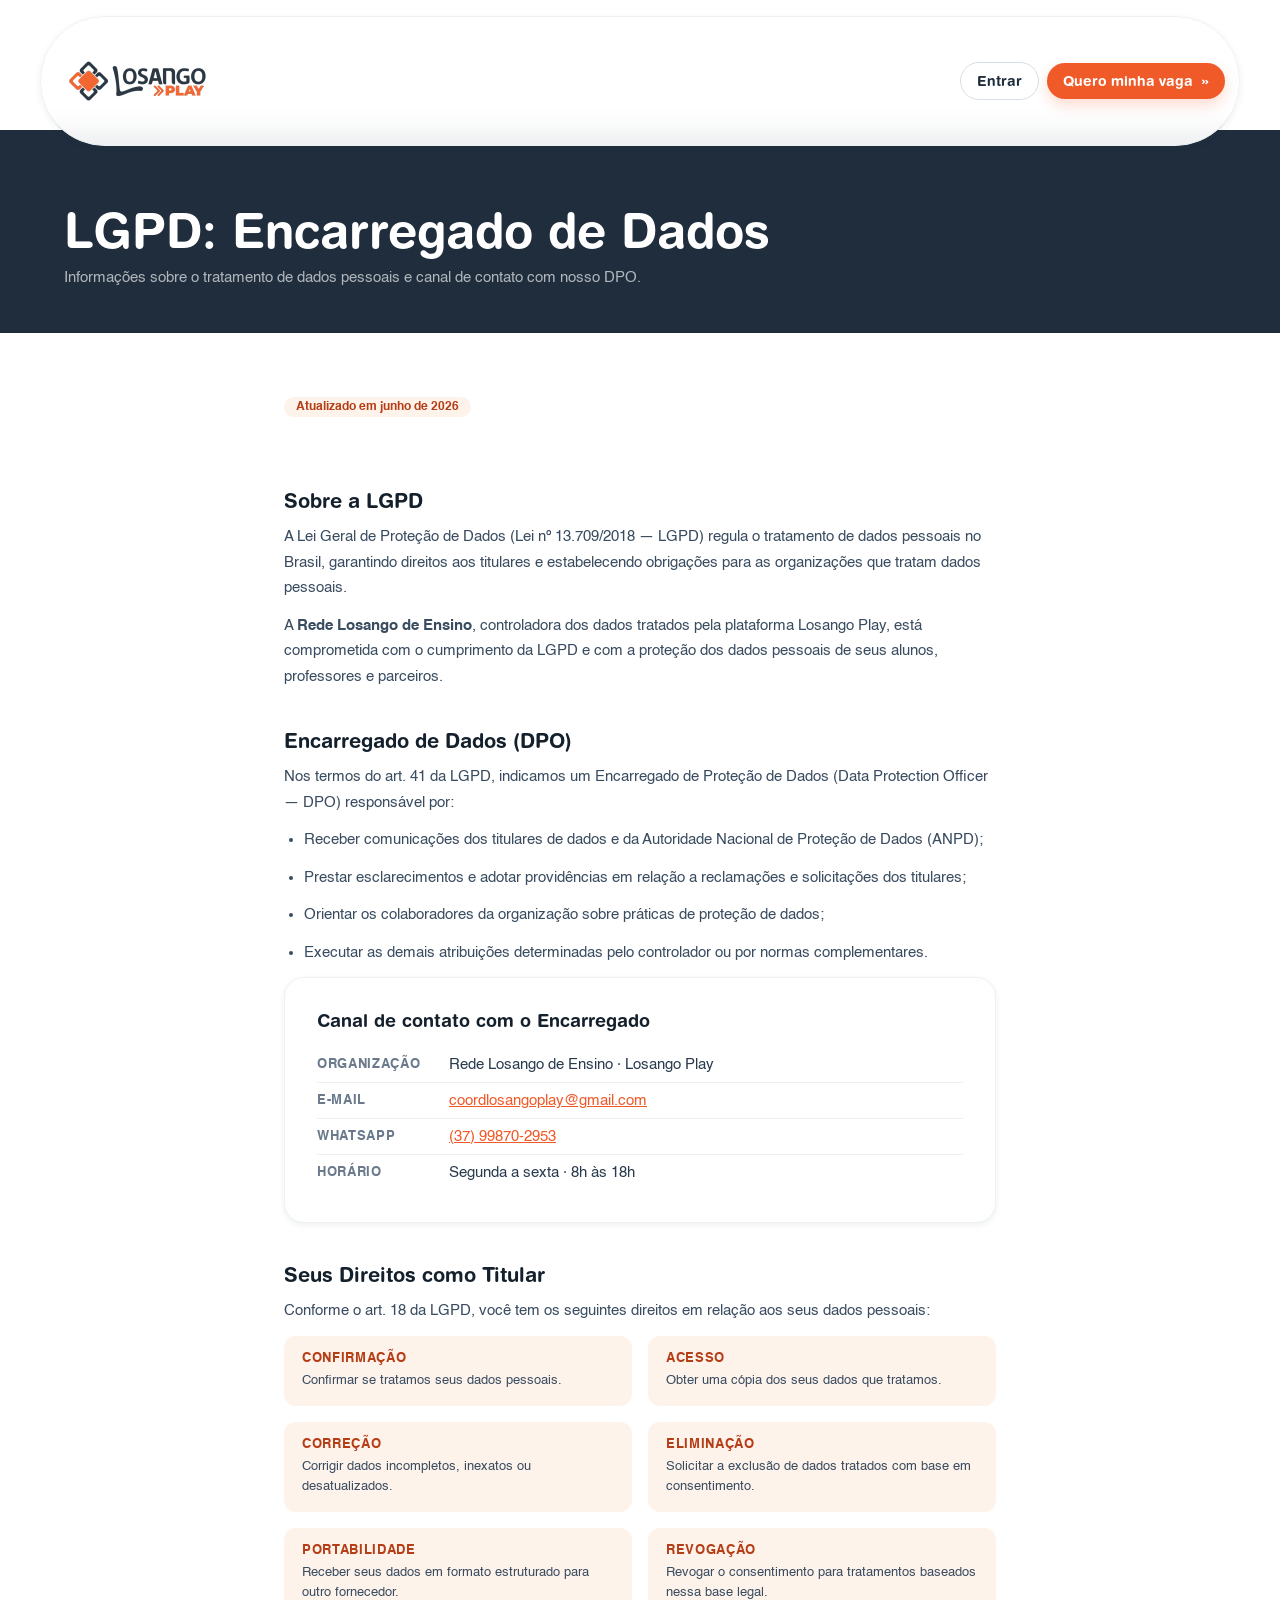
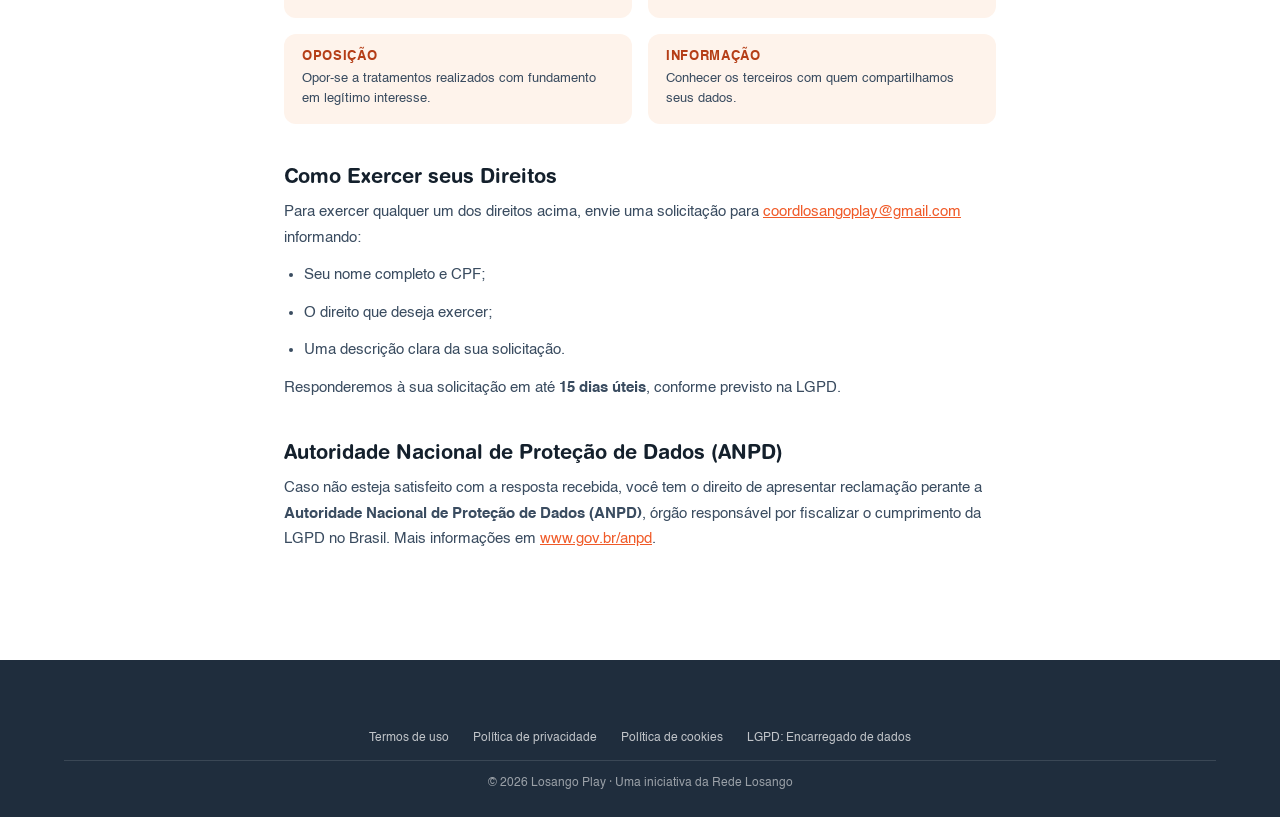
<file: lgpd-encarregado.html>
<!DOCTYPE html>
<html lang="pt-BR">
<head>
  <!-- Google Tag Manager -->
  <script>(function(w,d,s,l,i){w[l]=w[l]||[];w[l].push({'gtm.start':
  new Date().getTime(),event:'gtm.js'});var f=d.getElementsByTagName(s)[0],
  j=d.createElement(s),dl=l!='dataLayer'?'&l='+l:'';j.async=true;j.src=
  'https://www.googletagmanager.com/gtm.js?id='+i+dl;f.parentNode.insertBefore(j,f);
  })(window,document,'script','dataLayer','GTM-TNBBRC32');</script>
  <!-- End Google Tag Manager -->

  <!-- Google tag (gtag.js) -->
  <script async src="https://www.googletagmanager.com/gtag/js?id=G-2672D8NMRX"></script>
  <script>
    window.dataLayer = window.dataLayer || [];
    function gtag(){dataLayer.push(arguments);}
    gtag('js', new Date());

    gtag('config', 'G-2672D8NMRX');
  </script>
  <meta charset="UTF-8">
  <meta name="viewport" content="width=device-width, initial-scale=1.0">
  <title>LGPD: Encarregado de Dados · Losango Play</title>
  <link rel="icon" href="assets/logos/losango-play-icon.png">
  <link rel="stylesheet" href="css/main.css">
  <style>
    .legal-hero { background: var(--brand-navy); color: #fff; padding: 72px 0 48px; }
    .legal-hero h1 { font-family: var(--font-display); font-size: clamp(28px, 5vw, 48px); font-weight: 900; margin: 0 0 12px; }
    .legal-hero p { color: rgba(255,255,255,.65); font-size: 15px; margin: 0; }
    .legal-body { padding: 64px 0 96px; }
    .legal-body h2 { font-family: var(--font-display); font-size: 20px; font-weight: 900; color: var(--ink-900); margin: 40px 0 12px; }
    .legal-body h2:first-child { margin-top: 0; }
    .legal-body p, .legal-body li { font-size: 15px; color: var(--ink-600); line-height: 1.7; margin: 0 0 12px; }
    .legal-body ul { padding-left: 20px; margin: 0 0 12px; }
    .legal-body a { color: var(--brand-orange); }
    .legal-updated { display: inline-block; background: var(--brand-orange-50); color: var(--brand-orange-700); font-size: 12px; font-weight: 700; padding: 4px 12px; border-radius: 9999px; margin-bottom: 32px; }
    .contact-card { background: #fff; border: 1px solid var(--border-2); border-radius: 20px; padding: 32px; box-shadow: var(--shadow-sm); margin: 0 0 32px; }
    .contact-card h3 { font-family: var(--font-display); font-size: 18px; font-weight: 900; color: var(--ink-900); margin: 0 0 16px; }
    .contact-row { display: flex; align-items: center; gap: 12px; padding: 10px 0; border-bottom: 1px solid var(--border-2); font-size: 15px; color: var(--ink-700); }
    .contact-row:last-child { border-bottom: 0; }
    .contact-label { font-weight: 700; min-width: 120px; color: var(--ink-500); font-size: 13px; text-transform: uppercase; letter-spacing: .05em; }
    .rights-grid { display: grid; grid-template-columns: 1fr 1fr; gap: 16px; margin: 0 0 24px; }
    .right-item { background: var(--brand-orange-50); border-radius: 12px; padding: 16px 18px; }
    .right-item strong { display: block; font-size: 13px; font-weight: 800; color: var(--brand-orange-700); margin-bottom: 6px; text-transform: uppercase; letter-spacing: .05em; }
    .right-item span { font-size: 13px; color: var(--ink-600); line-height: 1.5; }
    @media (max-width: 600px) { .rights-grid { grid-template-columns: 1fr; } .contact-row { flex-direction: column; align-items: flex-start; gap: 4px; } }
  </style>
</head>
<body>
<!-- Google Tag Manager (noscript) -->
<noscript><iframe src="https://www.googletagmanager.com/ns.html?id=GTM-TNBBRC32"
height="0" width="0" style="display:none;visibility:hidden"></iframe></noscript>
<!-- End Google Tag Manager (noscript) -->
<nav class="nav">
  <div class="nav-inner">
    <a href="index.html" class="nav-brand">
      <img src="assets/logos/losango-play-full.png" alt="Losango Play">
    </a>
    <div class="nav-actions">
      <a href="https://alunos.losangoplay.com.br/account/login" class="btn btn-ghost btn-sm" target="_blank" rel="noopener">Entrar</a>
      <a class="btn btn-primary btn-sm" href="https://payments.losangoplay.com.br/auth?product=curso-completo-losango" target="_blank" rel="noopener">Quero minha vaga <span class="chev">»</span></a>
    </div>
  </div>
</nav>

<section class="legal-hero">
  <div class="container">
    <h1>LGPD: Encarregado de Dados</h1>
    <p>Informações sobre o tratamento de dados pessoais e canal de contato com nosso DPO.</p>
  </div>
</section>

<section class="legal-body">
  <div class="container" style="max-width:760px">
    <span class="legal-updated">Atualizado em junho de 2026</span>

    <h2>Sobre a LGPD</h2>
    <p>A Lei Geral de Proteção de Dados (Lei nº 13.709/2018 — LGPD) regula o tratamento de dados pessoais no Brasil, garantindo direitos aos titulares e estabelecendo obrigações para as organizações que tratam dados pessoais.</p>
    <p>A <strong>Rede Losango de Ensino</strong>, controladora dos dados tratados pela plataforma Losango Play, está comprometida com o cumprimento da LGPD e com a proteção dos dados pessoais de seus alunos, professores e parceiros.</p>

    <h2>Encarregado de Dados (DPO)</h2>
    <p>Nos termos do art. 41 da LGPD, indicamos um Encarregado de Proteção de Dados (Data Protection Officer — DPO) responsável por:</p>
    <ul>
      <li>Receber comunicações dos titulares de dados e da Autoridade Nacional de Proteção de Dados (ANPD);</li>
      <li>Prestar esclarecimentos e adotar providências em relação a reclamações e solicitações dos titulares;</li>
      <li>Orientar os colaboradores da organização sobre práticas de proteção de dados;</li>
      <li>Executar as demais atribuições determinadas pelo controlador ou por normas complementares.</li>
    </ul>

    <div class="contact-card">
      <h3>Canal de contato com o Encarregado</h3>
      <div class="contact-row">
        <span class="contact-label">Organização</span>
        <span>Rede Losango de Ensino · Losango Play</span>
      </div>
      <div class="contact-row">
        <span class="contact-label">E-mail</span>
        <a href="mailto:coordlosangoplay@gmail.com">coordlosangoplay@gmail.com</a>
      </div>
      <div class="contact-row">
        <span class="contact-label">WhatsApp</span>
        <a href="https://wa.me/5537998702953" target="_blank" rel="noopener">(37) 99870-2953</a>
      </div>
      <div class="contact-row">
        <span class="contact-label">Horário</span>
        <span>Segunda a sexta · 8h às 18h</span>
      </div>
    </div>

    <h2>Seus Direitos como Titular</h2>
    <p>Conforme o art. 18 da LGPD, você tem os seguintes direitos em relação aos seus dados pessoais:</p>

    <div class="rights-grid">
      <div class="right-item">
        <strong>Confirmação</strong>
        <span>Confirmar se tratamos seus dados pessoais.</span>
      </div>
      <div class="right-item">
        <strong>Acesso</strong>
        <span>Obter uma cópia dos seus dados que tratamos.</span>
      </div>
      <div class="right-item">
        <strong>Correção</strong>
        <span>Corrigir dados incompletos, inexatos ou desatualizados.</span>
      </div>
      <div class="right-item">
        <strong>Eliminação</strong>
        <span>Solicitar a exclusão de dados tratados com base em consentimento.</span>
      </div>
      <div class="right-item">
        <strong>Portabilidade</strong>
        <span>Receber seus dados em formato estruturado para outro fornecedor.</span>
      </div>
      <div class="right-item">
        <strong>Revogação</strong>
        <span>Revogar o consentimento para tratamentos baseados nessa base legal.</span>
      </div>
      <div class="right-item">
        <strong>Oposição</strong>
        <span>Opor-se a tratamentos realizados com fundamento em legítimo interesse.</span>
      </div>
      <div class="right-item">
        <strong>Informação</strong>
        <span>Conhecer os terceiros com quem compartilhamos seus dados.</span>
      </div>
    </div>

    <h2>Como Exercer seus Direitos</h2>
    <p>Para exercer qualquer um dos direitos acima, envie uma solicitação para <a href="mailto:coordlosangoplay@gmail.com">coordlosangoplay@gmail.com</a> informando:</p>
    <ul>
      <li>Seu nome completo e CPF;</li>
      <li>O direito que deseja exercer;</li>
      <li>Uma descrição clara da sua solicitação.</li>
    </ul>
    <p>Responderemos à sua solicitação em até <strong>15 dias úteis</strong>, conforme previsto na LGPD.</p>

    <h2>Autoridade Nacional de Proteção de Dados (ANPD)</h2>
    <p>Caso não esteja satisfeito com a resposta recebida, você tem o direito de apresentar reclamação perante a <strong>Autoridade Nacional de Proteção de Dados (ANPD)</strong>, órgão responsável por fiscalizar o cumprimento da LGPD no Brasil. Mais informações em <a href="https://www.gov.br/anpd" target="_blank" rel="noopener">www.gov.br/anpd</a>.</p>
  </div>
</section>

<footer class="footer">
  <div class="container">
    <div class="footer-bottom" style="border-top:0; margin-top:0; padding-top:0; justify-content:center; gap:24px; flex-wrap:wrap">
      <a href="termos-de-uso.html">Termos de uso</a>
      <a href="politica-de-privacidade.html">Política de privacidade</a>
      <a href="politica-de-cookies.html">Política de cookies</a>
      <a href="lgpd-encarregado.html">LGPD: Encarregado de dados</a>
    </div>
    <div class="footer-bottom" style="justify-content:center; padding-top:16px; margin-top:16px">
      <div>© 2026 Losango Play · Uma iniciativa da Rede Losango</div>
    </div>
  </div>
</footer>

</body>
</html>
</file>
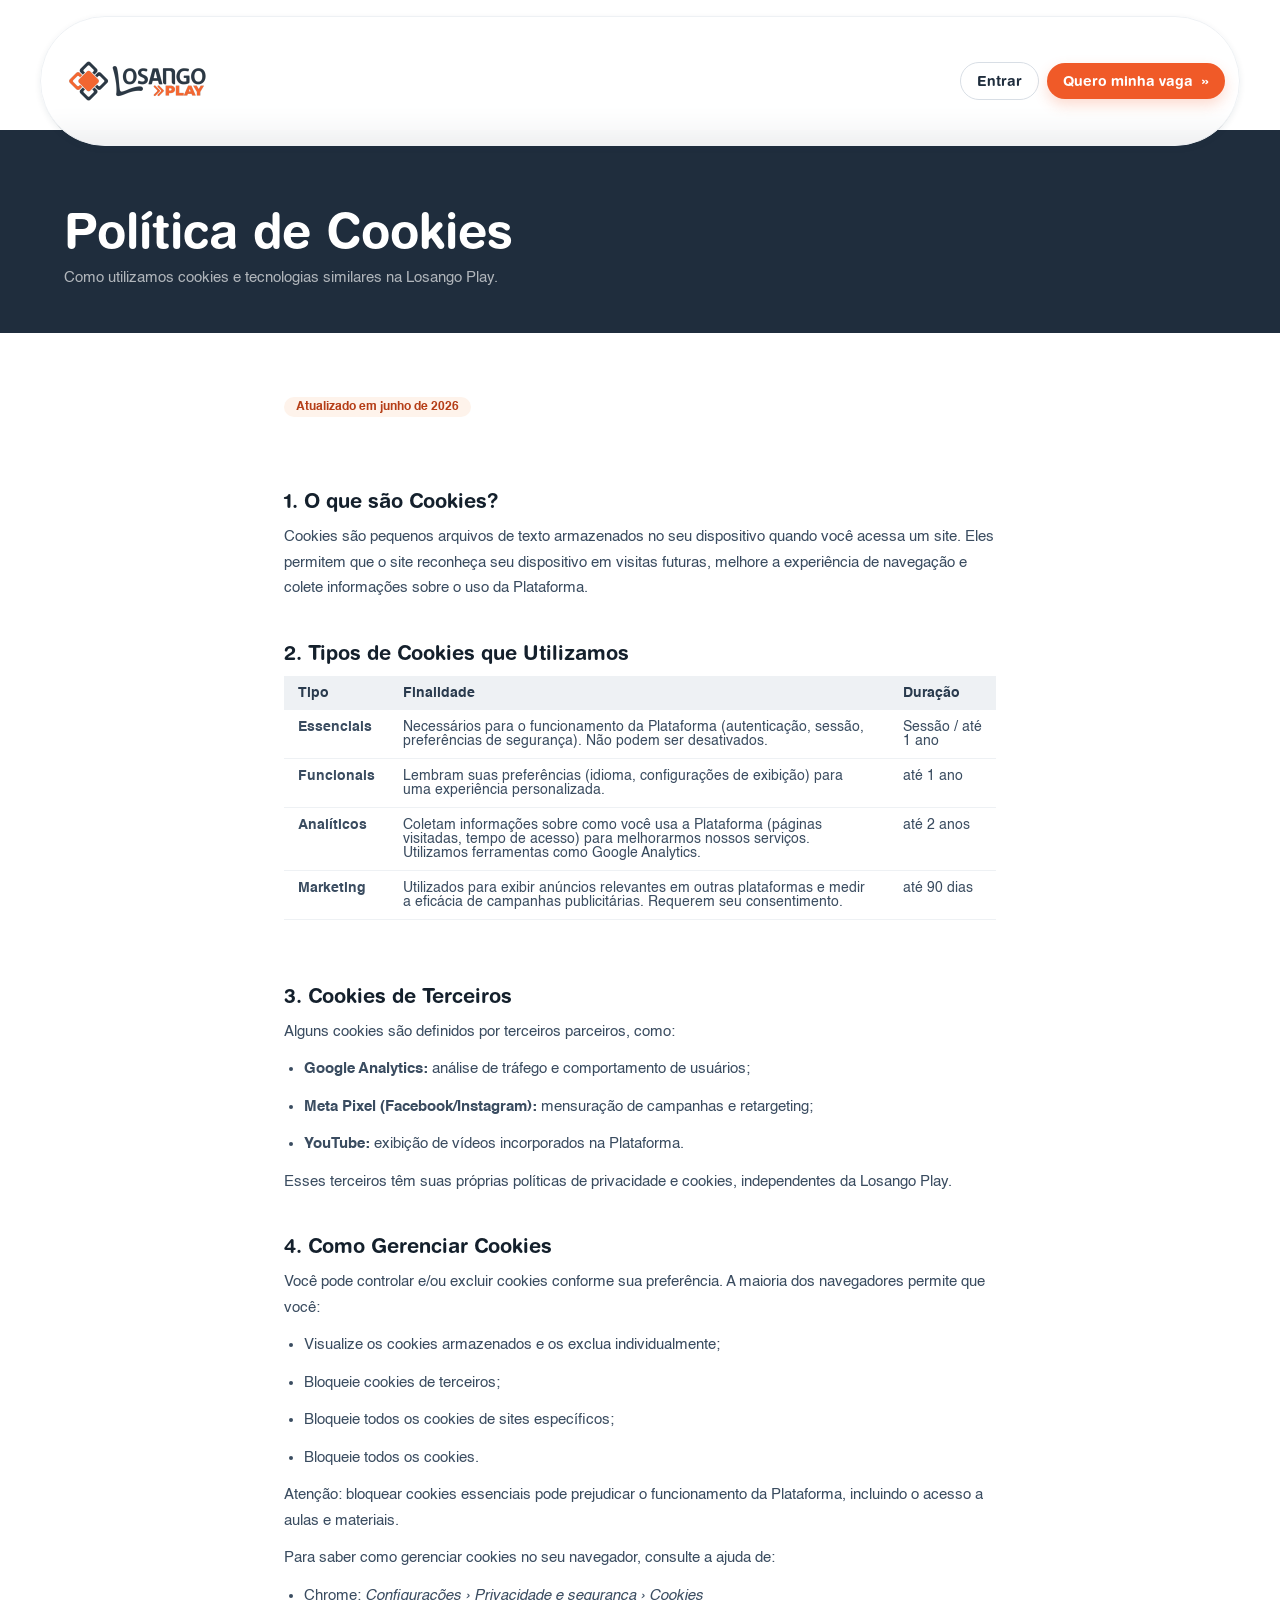
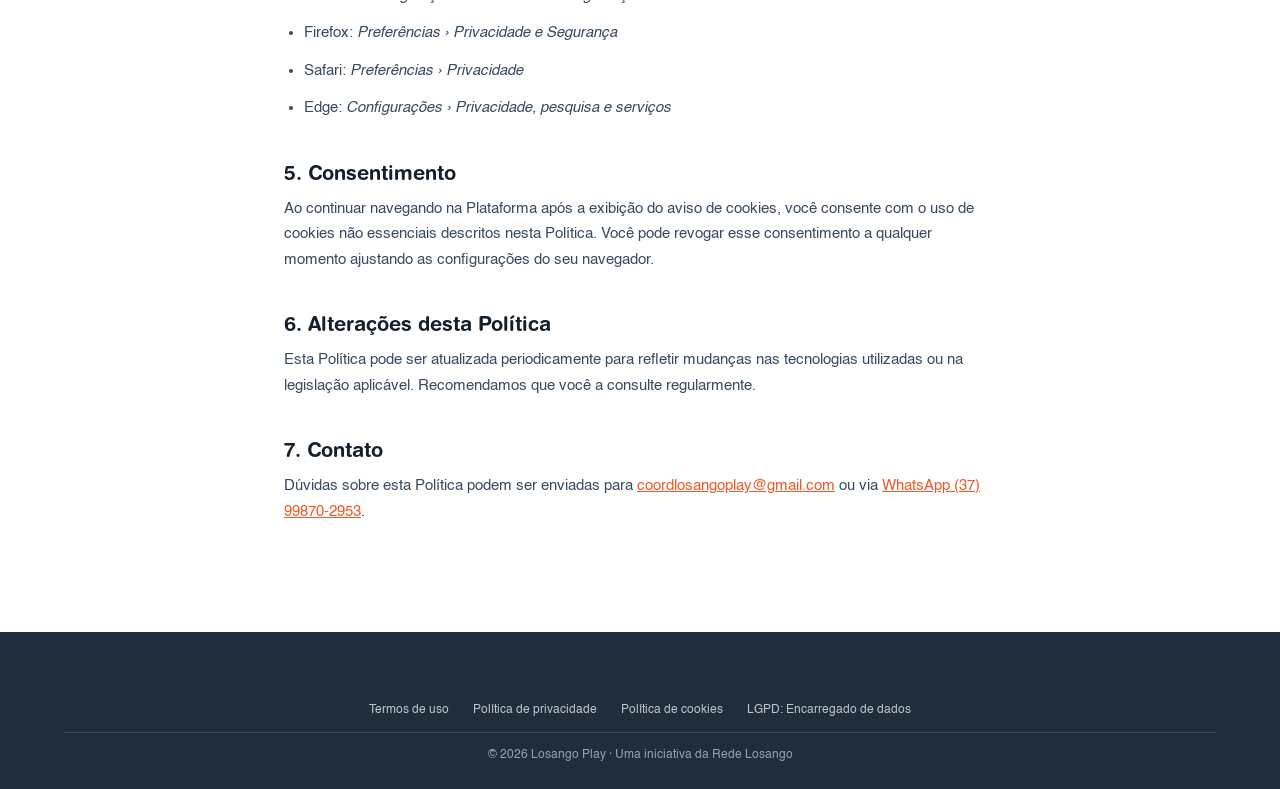
<file: politica-de-cookies.html>
<!DOCTYPE html>
<html lang="pt-BR">
<head>
  <!-- Google Tag Manager -->
  <script>(function(w,d,s,l,i){w[l]=w[l]||[];w[l].push({'gtm.start':
  new Date().getTime(),event:'gtm.js'});var f=d.getElementsByTagName(s)[0],
  j=d.createElement(s),dl=l!='dataLayer'?'&l='+l:'';j.async=true;j.src=
  'https://www.googletagmanager.com/gtm.js?id='+i+dl;f.parentNode.insertBefore(j,f);
  })(window,document,'script','dataLayer','GTM-TNBBRC32');</script>
  <!-- End Google Tag Manager -->

  <!-- Google tag (gtag.js) -->
  <script async src="https://www.googletagmanager.com/gtag/js?id=G-2672D8NMRX"></script>
  <script>
    window.dataLayer = window.dataLayer || [];
    function gtag(){dataLayer.push(arguments);}
    gtag('js', new Date());

    gtag('config', 'G-2672D8NMRX');
  </script>
  <meta charset="UTF-8">
  <meta name="viewport" content="width=device-width, initial-scale=1.0">
  <title>Política de Cookies · Losango Play</title>
  <link rel="icon" href="assets/logos/losango-play-icon.png">
  <link rel="stylesheet" href="css/main.css">
  <style>
    .legal-hero { background: var(--brand-navy); color: #fff; padding: 72px 0 48px; }
    .legal-hero h1 { font-family: var(--font-display); font-size: clamp(28px, 5vw, 48px); font-weight: 900; margin: 0 0 12px; }
    .legal-hero p { color: rgba(255,255,255,.65); font-size: 15px; margin: 0; }
    .legal-body { padding: 64px 0 96px; }
    .legal-body h2 { font-family: var(--font-display); font-size: 20px; font-weight: 900; color: var(--ink-900); margin: 40px 0 12px; }
    .legal-body h2:first-child { margin-top: 0; }
    .legal-body p, .legal-body li { font-size: 15px; color: var(--ink-600); line-height: 1.7; margin: 0 0 12px; }
    .legal-body ul { padding-left: 20px; margin: 0 0 12px; }
    .legal-body a { color: var(--brand-orange); }
    .legal-updated { display: inline-block; background: var(--brand-orange-50); color: var(--brand-orange-700); font-size: 12px; font-weight: 700; padding: 4px 12px; border-radius: 9999px; margin-bottom: 32px; }
    .cookie-table { width: 100%; border-collapse: collapse; margin: 0 0 24px; font-size: 14px; }
    .cookie-table th { background: var(--ink-100); color: var(--ink-700); font-weight: 700; text-align: left; padding: 10px 14px; }
    .cookie-table td { padding: 10px 14px; border-bottom: 1px solid var(--border-2); color: var(--ink-600); vertical-align: top; }
  </style>
</head>
<body>
<!-- Google Tag Manager (noscript) -->
<noscript><iframe src="https://www.googletagmanager.com/ns.html?id=GTM-TNBBRC32"
height="0" width="0" style="display:none;visibility:hidden"></iframe></noscript>
<!-- End Google Tag Manager (noscript) -->
<nav class="nav">
  <div class="nav-inner">
    <a href="index.html" class="nav-brand">
      <img src="assets/logos/losango-play-full.png" alt="Losango Play">
    </a>
    <div class="nav-actions">
      <a href="https://alunos.losangoplay.com.br/account/login" class="btn btn-ghost btn-sm" target="_blank" rel="noopener">Entrar</a>
      <a class="btn btn-primary btn-sm" href="https://payments.losangoplay.com.br/auth?product=curso-completo-losango" target="_blank" rel="noopener">Quero minha vaga <span class="chev">»</span></a>
    </div>
  </div>
</nav>

<section class="legal-hero">
  <div class="container">
    <h1>Política de Cookies</h1>
    <p>Como utilizamos cookies e tecnologias similares na Losango Play.</p>
  </div>
</section>

<section class="legal-body">
  <div class="container" style="max-width:760px">
    <span class="legal-updated">Atualizado em junho de 2026</span>

    <h2>1. O que são Cookies?</h2>
    <p>Cookies são pequenos arquivos de texto armazenados no seu dispositivo quando você acessa um site. Eles permitem que o site reconheça seu dispositivo em visitas futuras, melhore a experiência de navegação e colete informações sobre o uso da Plataforma.</p>

    <h2>2. Tipos de Cookies que Utilizamos</h2>

    <div style="overflow-x:auto">
      <table class="cookie-table">
        <thead>
          <tr>
            <th>Tipo</th>
            <th>Finalidade</th>
            <th>Duração</th>
          </tr>
        </thead>
        <tbody>
          <tr>
            <td><strong>Essenciais</strong></td>
            <td>Necessários para o funcionamento da Plataforma (autenticação, sessão, preferências de segurança). Não podem ser desativados.</td>
            <td>Sessão / até 1 ano</td>
          </tr>
          <tr>
            <td><strong>Funcionais</strong></td>
            <td>Lembram suas preferências (idioma, configurações de exibição) para uma experiência personalizada.</td>
            <td>até 1 ano</td>
          </tr>
          <tr>
            <td><strong>Analíticos</strong></td>
            <td>Coletam informações sobre como você usa a Plataforma (páginas visitadas, tempo de acesso) para melhorarmos nossos serviços. Utilizamos ferramentas como Google Analytics.</td>
            <td>até 2 anos</td>
          </tr>
          <tr>
            <td><strong>Marketing</strong></td>
            <td>Utilizados para exibir anúncios relevantes em outras plataformas e medir a eficácia de campanhas publicitárias. Requerem seu consentimento.</td>
            <td>até 90 dias</td>
          </tr>
        </tbody>
      </table>
    </div>

    <h2>3. Cookies de Terceiros</h2>
    <p>Alguns cookies são definidos por terceiros parceiros, como:</p>
    <ul>
      <li><strong>Google Analytics:</strong> análise de tráfego e comportamento de usuários;</li>
      <li><strong>Meta Pixel (Facebook/Instagram):</strong> mensuração de campanhas e retargeting;</li>
      <li><strong>YouTube:</strong> exibição de vídeos incorporados na Plataforma.</li>
    </ul>
    <p>Esses terceiros têm suas próprias políticas de privacidade e cookies, independentes da Losango Play.</p>

    <h2>4. Como Gerenciar Cookies</h2>
    <p>Você pode controlar e/ou excluir cookies conforme sua preferência. A maioria dos navegadores permite que você:</p>
    <ul>
      <li>Visualize os cookies armazenados e os exclua individualmente;</li>
      <li>Bloqueie cookies de terceiros;</li>
      <li>Bloqueie todos os cookies de sites específicos;</li>
      <li>Bloqueie todos os cookies.</li>
    </ul>
    <p>Atenção: bloquear cookies essenciais pode prejudicar o funcionamento da Plataforma, incluindo o acesso a aulas e materiais.</p>
    <p>Para saber como gerenciar cookies no seu navegador, consulte a ajuda de:</p>
    <ul>
      <li>Chrome: <em>Configurações › Privacidade e segurança › Cookies</em></li>
      <li>Firefox: <em>Preferências › Privacidade e Segurança</em></li>
      <li>Safari: <em>Preferências › Privacidade</em></li>
      <li>Edge: <em>Configurações › Privacidade, pesquisa e serviços</em></li>
    </ul>

    <h2>5. Consentimento</h2>
    <p>Ao continuar navegando na Plataforma após a exibição do aviso de cookies, você consente com o uso de cookies não essenciais descritos nesta Política. Você pode revogar esse consentimento a qualquer momento ajustando as configurações do seu navegador.</p>

    <h2>6. Alterações desta Política</h2>
    <p>Esta Política pode ser atualizada periodicamente para refletir mudanças nas tecnologias utilizadas ou na legislação aplicável. Recomendamos que você a consulte regularmente.</p>

    <h2>7. Contato</h2>
    <p>Dúvidas sobre esta Política podem ser enviadas para <a href="mailto:coordlosangoplay@gmail.com">coordlosangoplay@gmail.com</a> ou via <a href="https://wa.me/5537998702953" target="_blank" rel="noopener">WhatsApp (37) 99870-2953</a>.</p>
  </div>
</section>

<footer class="footer">
  <div class="container">
    <div class="footer-bottom" style="border-top:0; margin-top:0; padding-top:0; justify-content:center; gap:24px; flex-wrap:wrap">
      <a href="termos-de-uso.html">Termos de uso</a>
      <a href="politica-de-privacidade.html">Política de privacidade</a>
      <a href="politica-de-cookies.html">Política de cookies</a>
      <a href="lgpd-encarregado.html">LGPD: Encarregado de dados</a>
    </div>
    <div class="footer-bottom" style="justify-content:center; padding-top:16px; margin-top:16px">
      <div>© 2026 Losango Play · Uma iniciativa da Rede Losango</div>
    </div>
  </div>
</footer>

</body>
</html>
</file>
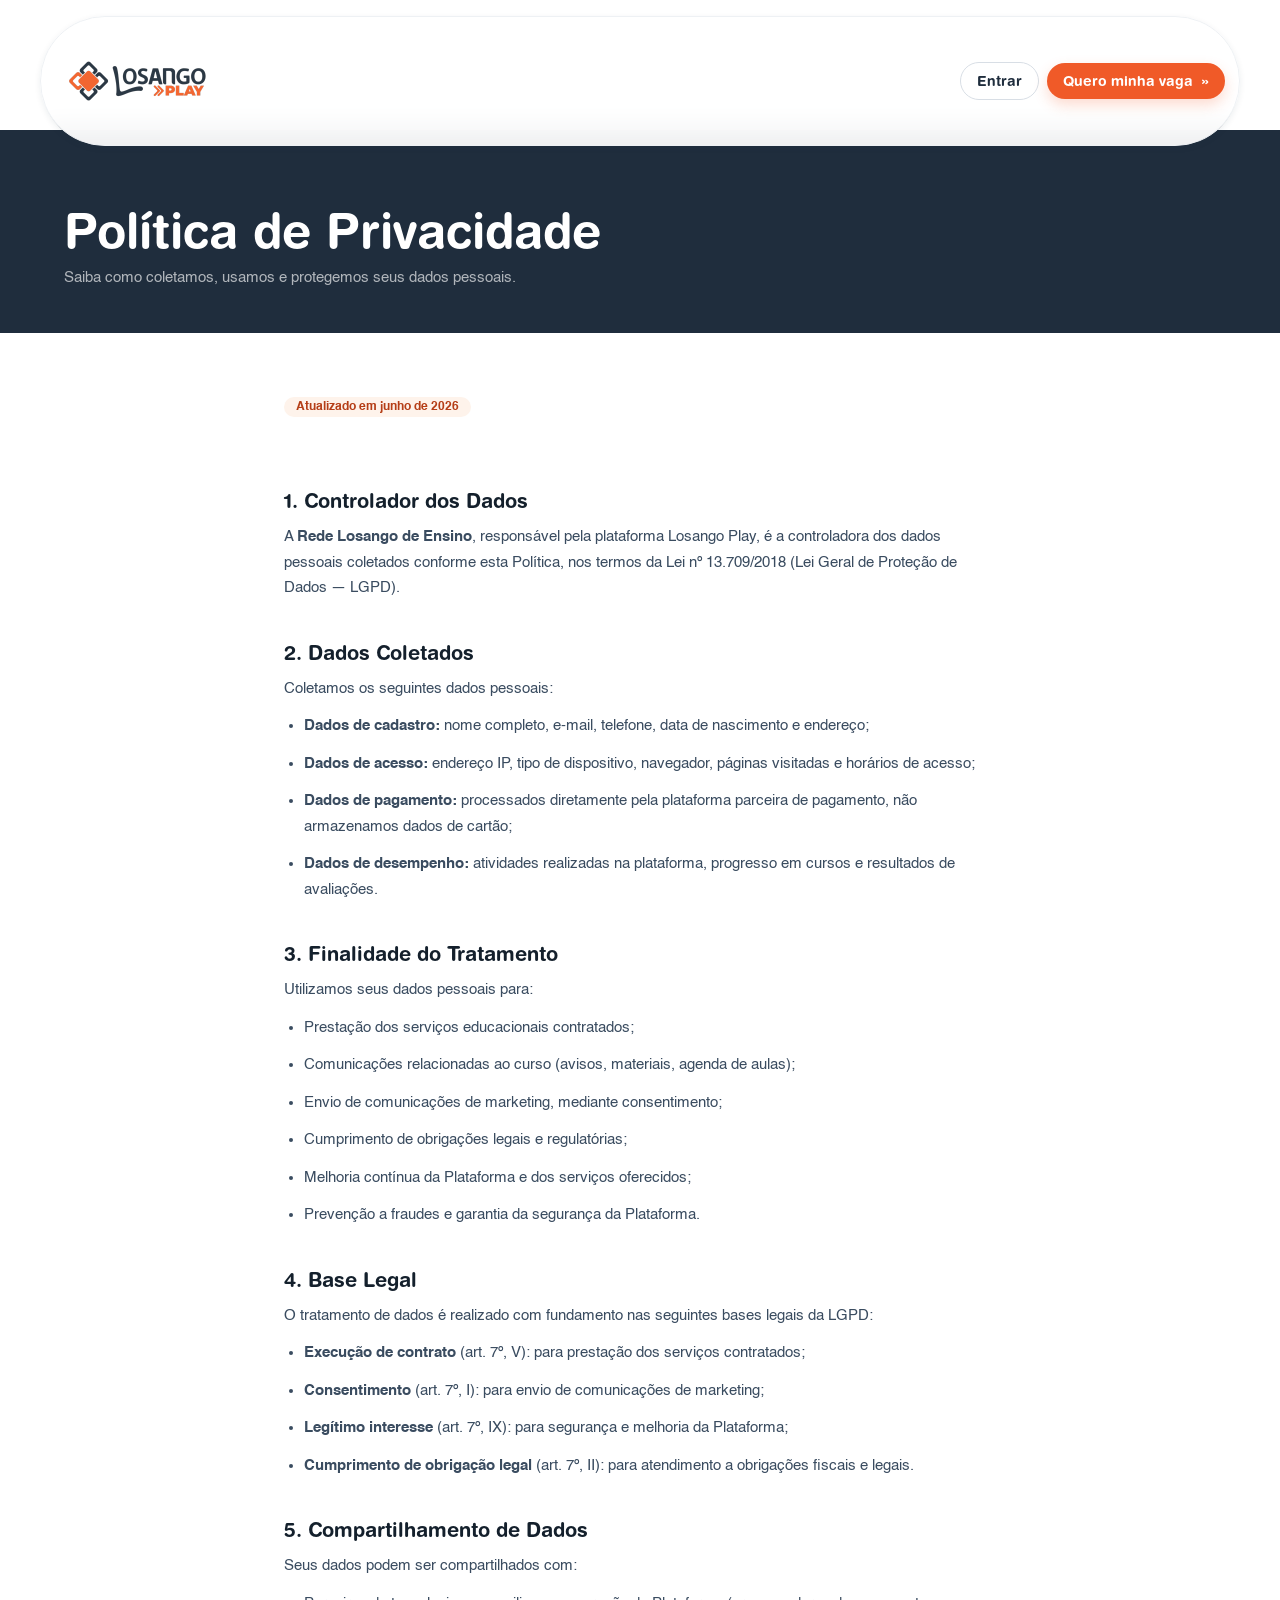
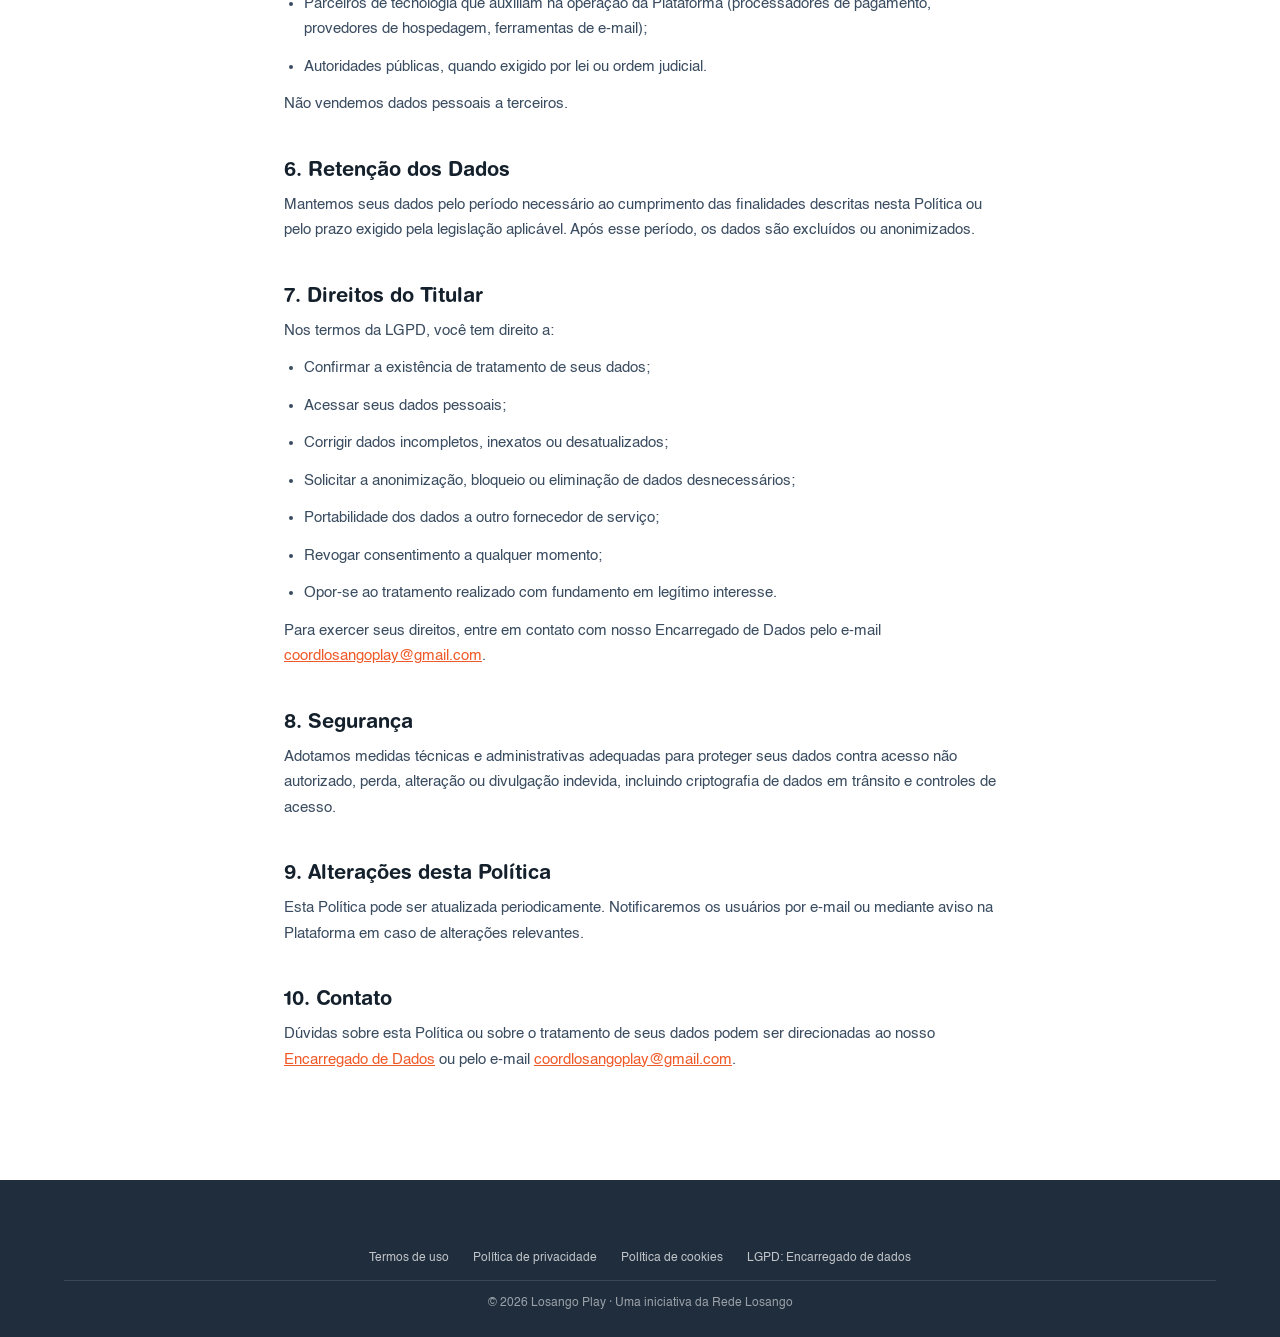
<file: politica-de-privacidade.html>
<!DOCTYPE html>
<html lang="pt-BR">
<head>
  <!-- Google Tag Manager -->
  <script>(function(w,d,s,l,i){w[l]=w[l]||[];w[l].push({'gtm.start':
  new Date().getTime(),event:'gtm.js'});var f=d.getElementsByTagName(s)[0],
  j=d.createElement(s),dl=l!='dataLayer'?'&l='+l:'';j.async=true;j.src=
  'https://www.googletagmanager.com/gtm.js?id='+i+dl;f.parentNode.insertBefore(j,f);
  })(window,document,'script','dataLayer','GTM-TNBBRC32');</script>
  <!-- End Google Tag Manager -->

  <!-- Google tag (gtag.js) -->
  <script async src="https://www.googletagmanager.com/gtag/js?id=G-2672D8NMRX"></script>
  <script>
    window.dataLayer = window.dataLayer || [];
    function gtag(){dataLayer.push(arguments);}
    gtag('js', new Date());

    gtag('config', 'G-2672D8NMRX');
  </script>
  <meta charset="UTF-8">
  <meta name="viewport" content="width=device-width, initial-scale=1.0">
  <title>Política de Privacidade · Losango Play</title>
  <link rel="icon" href="assets/logos/losango-play-icon.png">
  <link rel="stylesheet" href="css/main.css">
  <style>
    .legal-hero { background: var(--brand-navy); color: #fff; padding: 72px 0 48px; }
    .legal-hero h1 { font-family: var(--font-display); font-size: clamp(28px, 5vw, 48px); font-weight: 900; margin: 0 0 12px; }
    .legal-hero p { color: rgba(255,255,255,.65); font-size: 15px; margin: 0; }
    .legal-body { padding: 64px 0 96px; }
    .legal-body h2 { font-family: var(--font-display); font-size: 20px; font-weight: 900; color: var(--ink-900); margin: 40px 0 12px; }
    .legal-body h2:first-child { margin-top: 0; }
    .legal-body p, .legal-body li { font-size: 15px; color: var(--ink-600); line-height: 1.7; margin: 0 0 12px; }
    .legal-body ul { padding-left: 20px; margin: 0 0 12px; }
    .legal-body a { color: var(--brand-orange); }
    .legal-updated { display: inline-block; background: var(--brand-orange-50); color: var(--brand-orange-700); font-size: 12px; font-weight: 700; padding: 4px 12px; border-radius: 9999px; margin-bottom: 32px; }
  </style>
</head>
<body>
<!-- Google Tag Manager (noscript) -->
<noscript><iframe src="https://www.googletagmanager.com/ns.html?id=GTM-TNBBRC32"
height="0" width="0" style="display:none;visibility:hidden"></iframe></noscript>
<!-- End Google Tag Manager (noscript) -->
<nav class="nav">
  <div class="nav-inner">
    <a href="index.html" class="nav-brand">
      <img src="assets/logos/losango-play-full.png" alt="Losango Play">
    </a>
    <div class="nav-actions">
      <a href="https://alunos.losangoplay.com.br/account/login" class="btn btn-ghost btn-sm" target="_blank" rel="noopener">Entrar</a>
      <a class="btn btn-primary btn-sm" href="https://payments.losangoplay.com.br/auth?product=curso-completo-losango" target="_blank" rel="noopener">Quero minha vaga <span class="chev">»</span></a>
    </div>
  </div>
</nav>

<section class="legal-hero">
  <div class="container">
    <h1>Política de Privacidade</h1>
    <p>Saiba como coletamos, usamos e protegemos seus dados pessoais.</p>
  </div>
</section>

<section class="legal-body">
  <div class="container" style="max-width:760px">
    <span class="legal-updated">Atualizado em junho de 2026</span>

    <h2>1. Controlador dos Dados</h2>
    <p>A <strong>Rede Losango de Ensino</strong>, responsável pela plataforma Losango Play, é a controladora dos dados pessoais coletados conforme esta Política, nos termos da Lei nº 13.709/2018 (Lei Geral de Proteção de Dados — LGPD).</p>

    <h2>2. Dados Coletados</h2>
    <p>Coletamos os seguintes dados pessoais:</p>
    <ul>
      <li><strong>Dados de cadastro:</strong> nome completo, e-mail, telefone, data de nascimento e endereço;</li>
      <li><strong>Dados de acesso:</strong> endereço IP, tipo de dispositivo, navegador, páginas visitadas e horários de acesso;</li>
      <li><strong>Dados de pagamento:</strong> processados diretamente pela plataforma parceira de pagamento, não armazenamos dados de cartão;</li>
      <li><strong>Dados de desempenho:</strong> atividades realizadas na plataforma, progresso em cursos e resultados de avaliações.</li>
    </ul>

    <h2>3. Finalidade do Tratamento</h2>
    <p>Utilizamos seus dados pessoais para:</p>
    <ul>
      <li>Prestação dos serviços educacionais contratados;</li>
      <li>Comunicações relacionadas ao curso (avisos, materiais, agenda de aulas);</li>
      <li>Envio de comunicações de marketing, mediante consentimento;</li>
      <li>Cumprimento de obrigações legais e regulatórias;</li>
      <li>Melhoria contínua da Plataforma e dos serviços oferecidos;</li>
      <li>Prevenção a fraudes e garantia da segurança da Plataforma.</li>
    </ul>

    <h2>4. Base Legal</h2>
    <p>O tratamento de dados é realizado com fundamento nas seguintes bases legais da LGPD:</p>
    <ul>
      <li><strong>Execução de contrato</strong> (art. 7º, V): para prestação dos serviços contratados;</li>
      <li><strong>Consentimento</strong> (art. 7º, I): para envio de comunicações de marketing;</li>
      <li><strong>Legítimo interesse</strong> (art. 7º, IX): para segurança e melhoria da Plataforma;</li>
      <li><strong>Cumprimento de obrigação legal</strong> (art. 7º, II): para atendimento a obrigações fiscais e legais.</li>
    </ul>

    <h2>5. Compartilhamento de Dados</h2>
    <p>Seus dados podem ser compartilhados com:</p>
    <ul>
      <li>Parceiros de tecnologia que auxiliam na operação da Plataforma (processadores de pagamento, provedores de hospedagem, ferramentas de e-mail);</li>
      <li>Autoridades públicas, quando exigido por lei ou ordem judicial.</li>
    </ul>
    <p>Não vendemos dados pessoais a terceiros.</p>

    <h2>6. Retenção dos Dados</h2>
    <p>Mantemos seus dados pelo período necessário ao cumprimento das finalidades descritas nesta Política ou pelo prazo exigido pela legislação aplicável. Após esse período, os dados são excluídos ou anonimizados.</p>

    <h2>7. Direitos do Titular</h2>
    <p>Nos termos da LGPD, você tem direito a:</p>
    <ul>
      <li>Confirmar a existência de tratamento de seus dados;</li>
      <li>Acessar seus dados pessoais;</li>
      <li>Corrigir dados incompletos, inexatos ou desatualizados;</li>
      <li>Solicitar a anonimização, bloqueio ou eliminação de dados desnecessários;</li>
      <li>Portabilidade dos dados a outro fornecedor de serviço;</li>
      <li>Revogar consentimento a qualquer momento;</li>
      <li>Opor-se ao tratamento realizado com fundamento em legítimo interesse.</li>
    </ul>
    <p>Para exercer seus direitos, entre em contato com nosso Encarregado de Dados pelo e-mail <a href="mailto:coordlosangoplay@gmail.com">coordlosangoplay@gmail.com</a>.</p>

    <h2>8. Segurança</h2>
    <p>Adotamos medidas técnicas e administrativas adequadas para proteger seus dados contra acesso não autorizado, perda, alteração ou divulgação indevida, incluindo criptografia de dados em trânsito e controles de acesso.</p>

    <h2>9. Alterações desta Política</h2>
    <p>Esta Política pode ser atualizada periodicamente. Notificaremos os usuários por e-mail ou mediante aviso na Plataforma em caso de alterações relevantes.</p>

    <h2>10. Contato</h2>
    <p>Dúvidas sobre esta Política ou sobre o tratamento de seus dados podem ser direcionadas ao nosso <a href="lgpd-encarregado.html">Encarregado de Dados</a> ou pelo e-mail <a href="mailto:coordlosangoplay@gmail.com">coordlosangoplay@gmail.com</a>.</p>
  </div>
</section>

<footer class="footer">
  <div class="container">
    <div class="footer-bottom" style="border-top:0; margin-top:0; padding-top:0; justify-content:center; gap:24px; flex-wrap:wrap">
      <a href="termos-de-uso.html">Termos de uso</a>
      <a href="politica-de-privacidade.html">Política de privacidade</a>
      <a href="politica-de-cookies.html">Política de cookies</a>
      <a href="lgpd-encarregado.html">LGPD: Encarregado de dados</a>
    </div>
    <div class="footer-bottom" style="justify-content:center; padding-top:16px; margin-top:16px">
      <div>© 2026 Losango Play · Uma iniciativa da Rede Losango</div>
    </div>
  </div>
</footer>

</body>
</html>
</file>
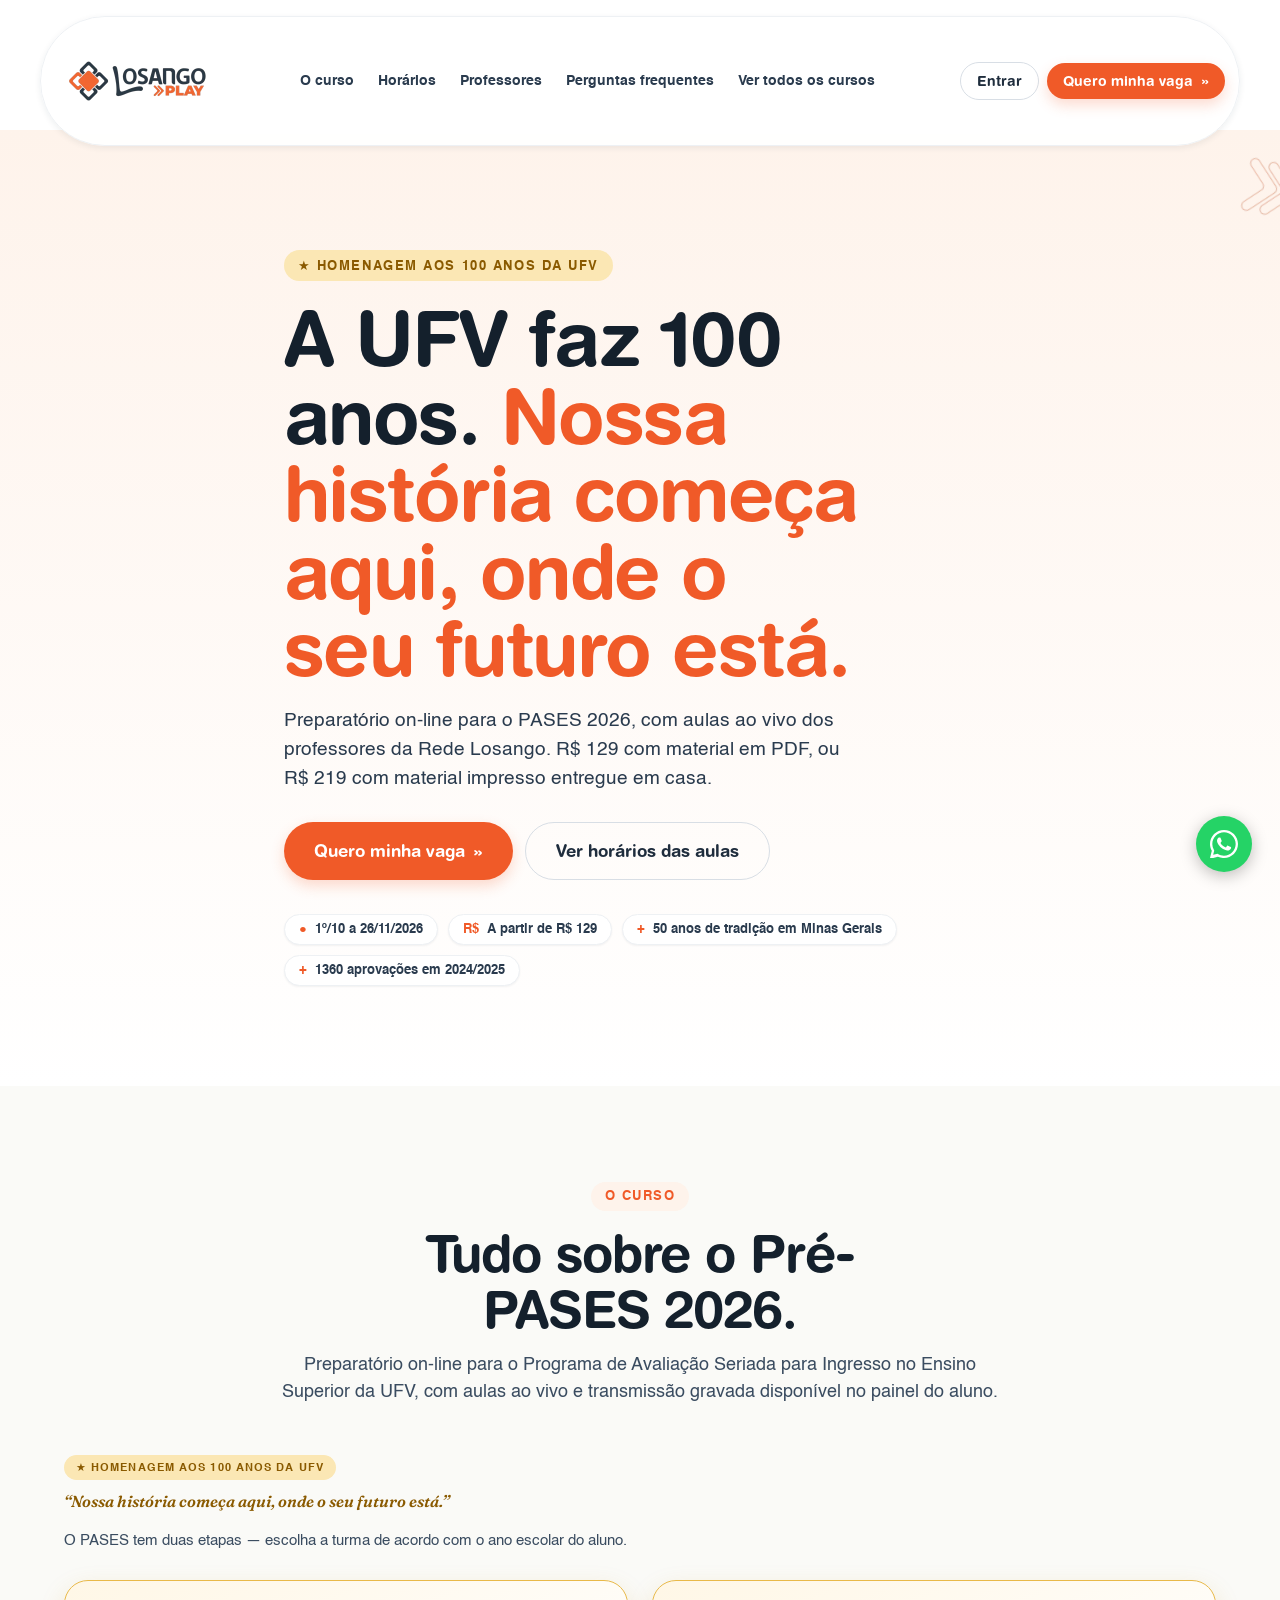
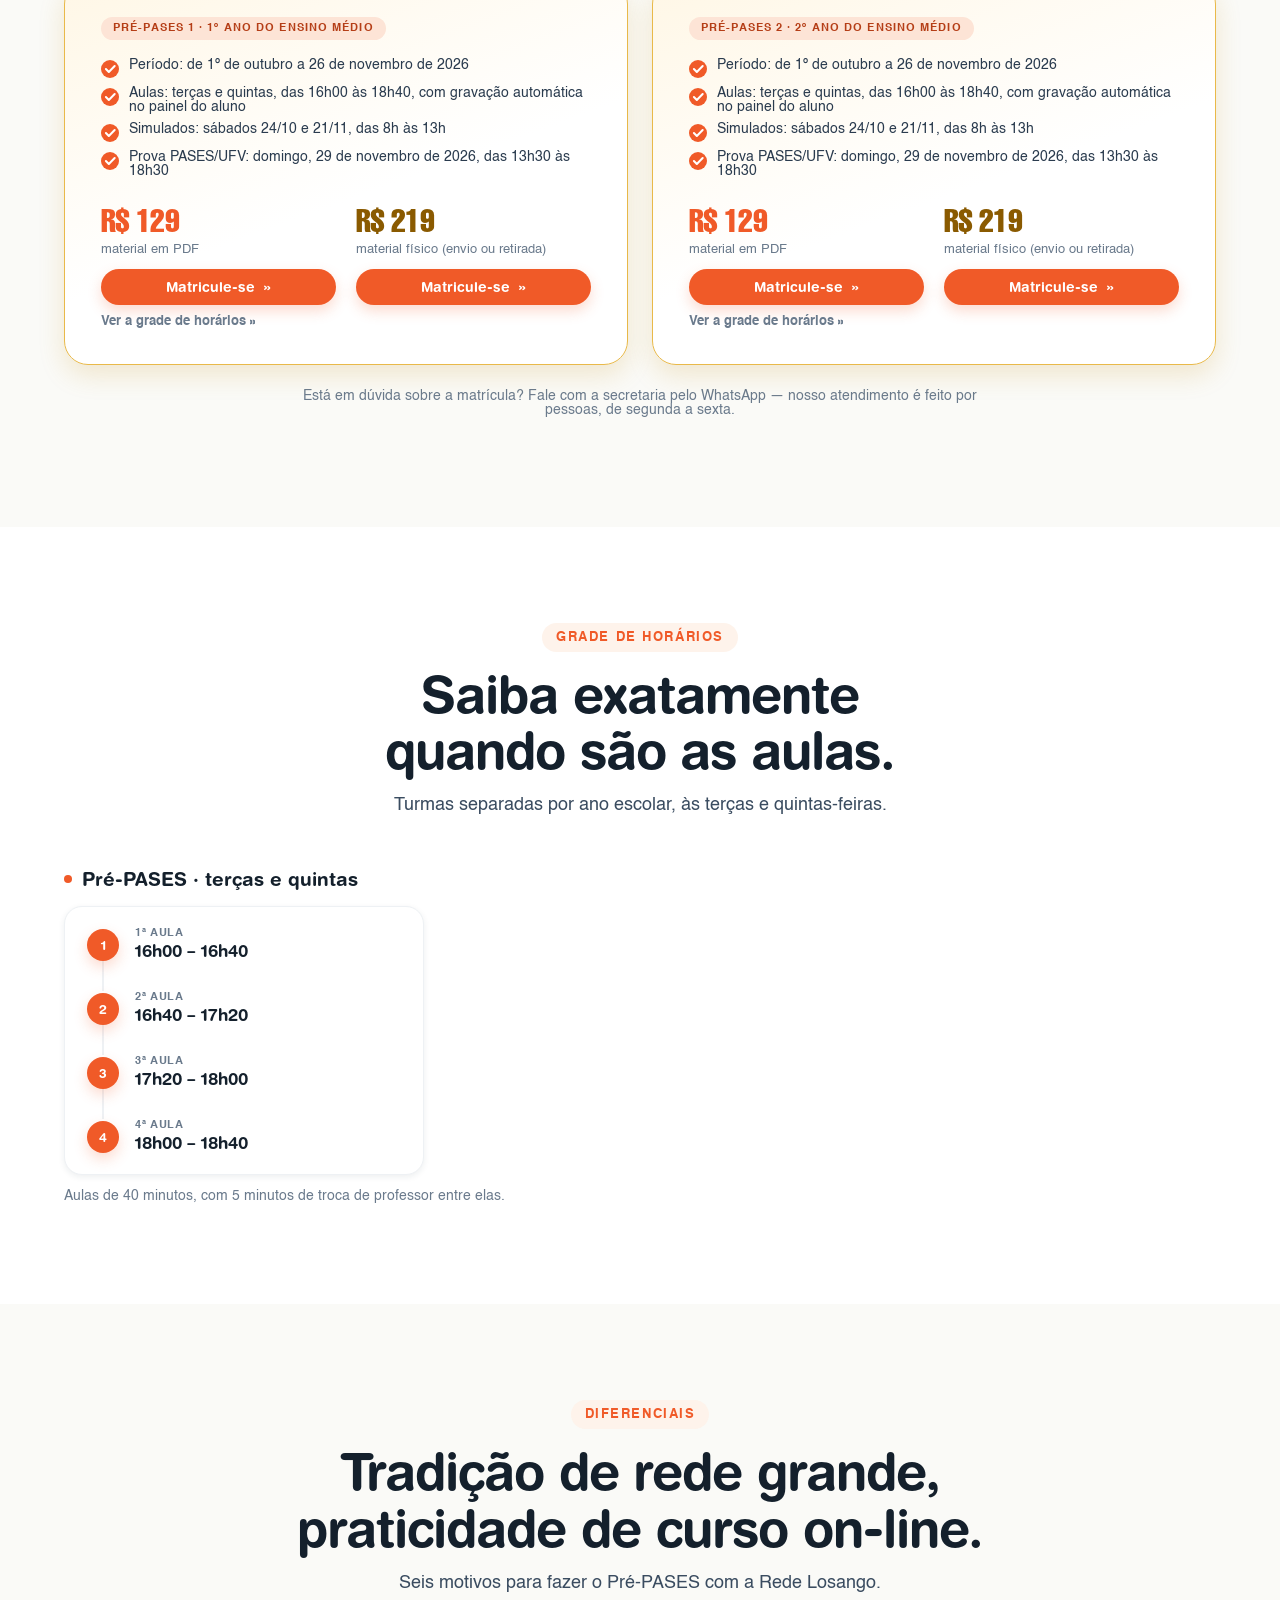
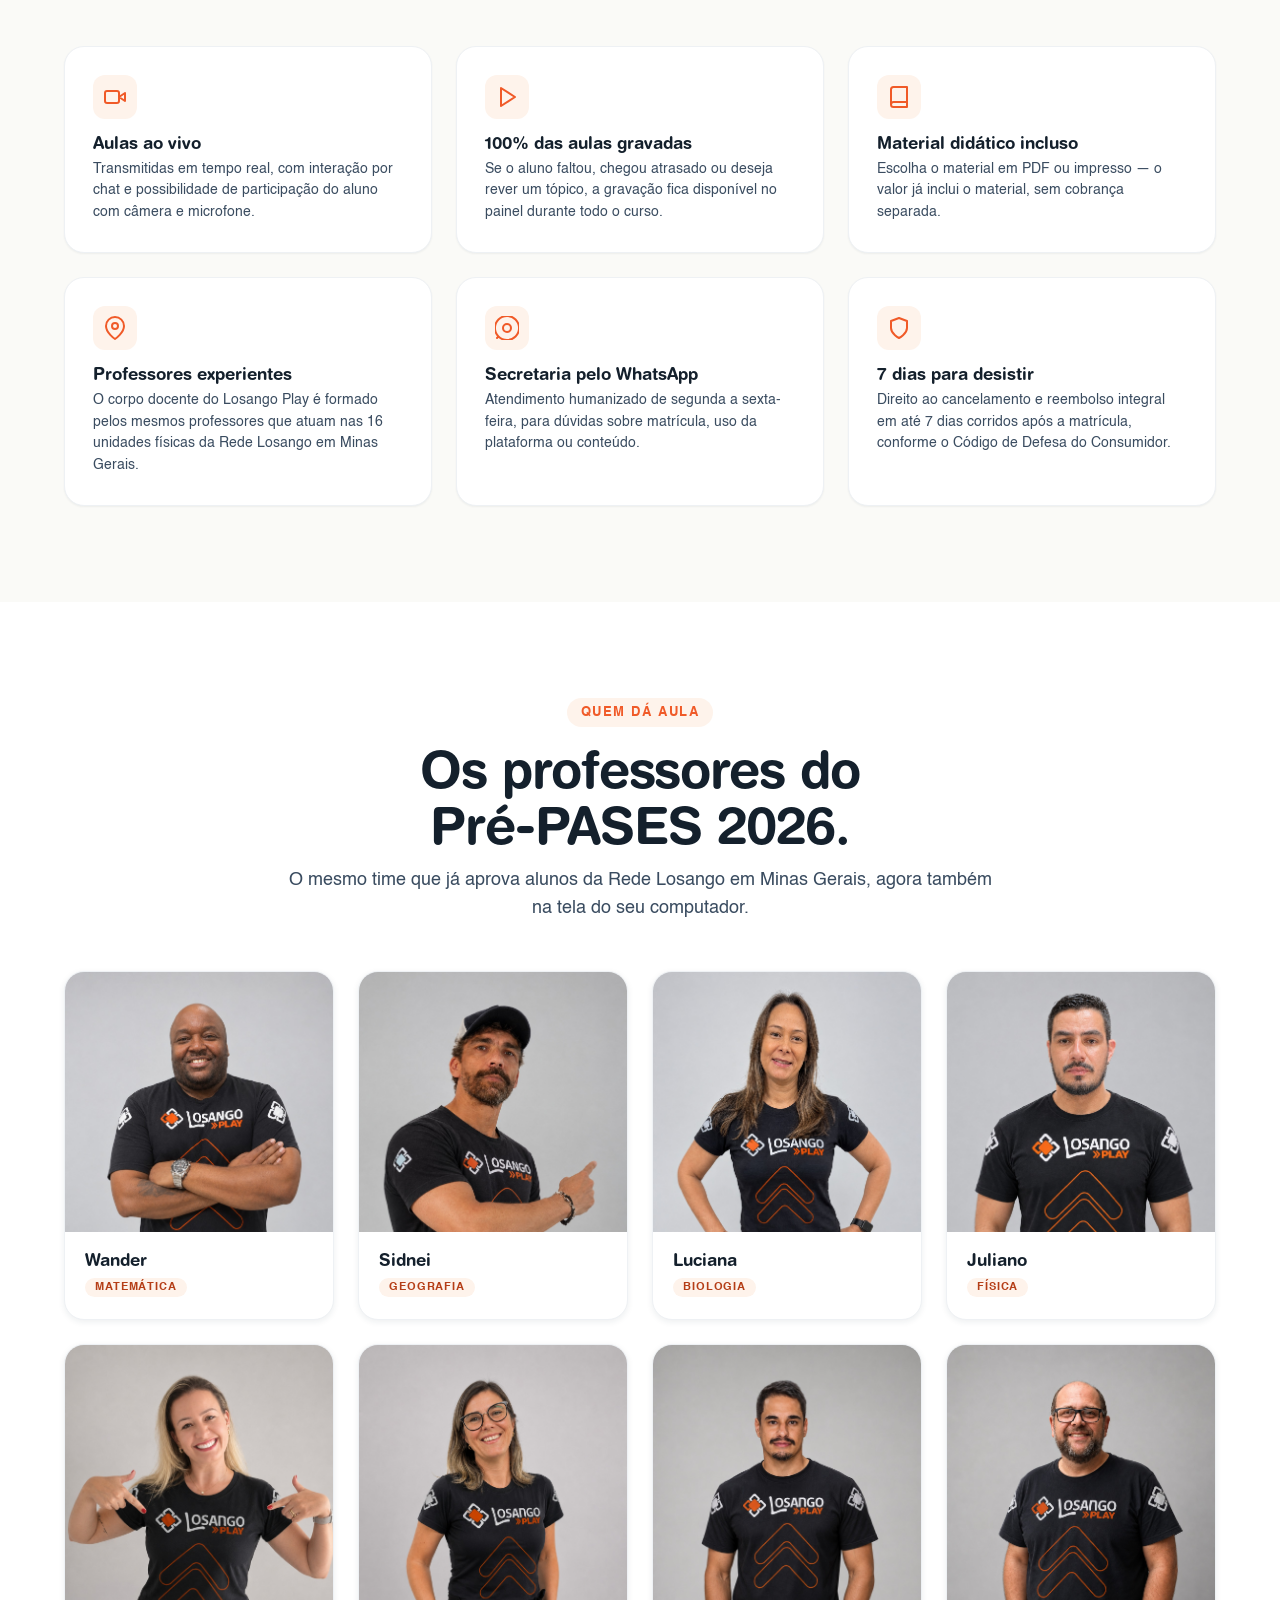
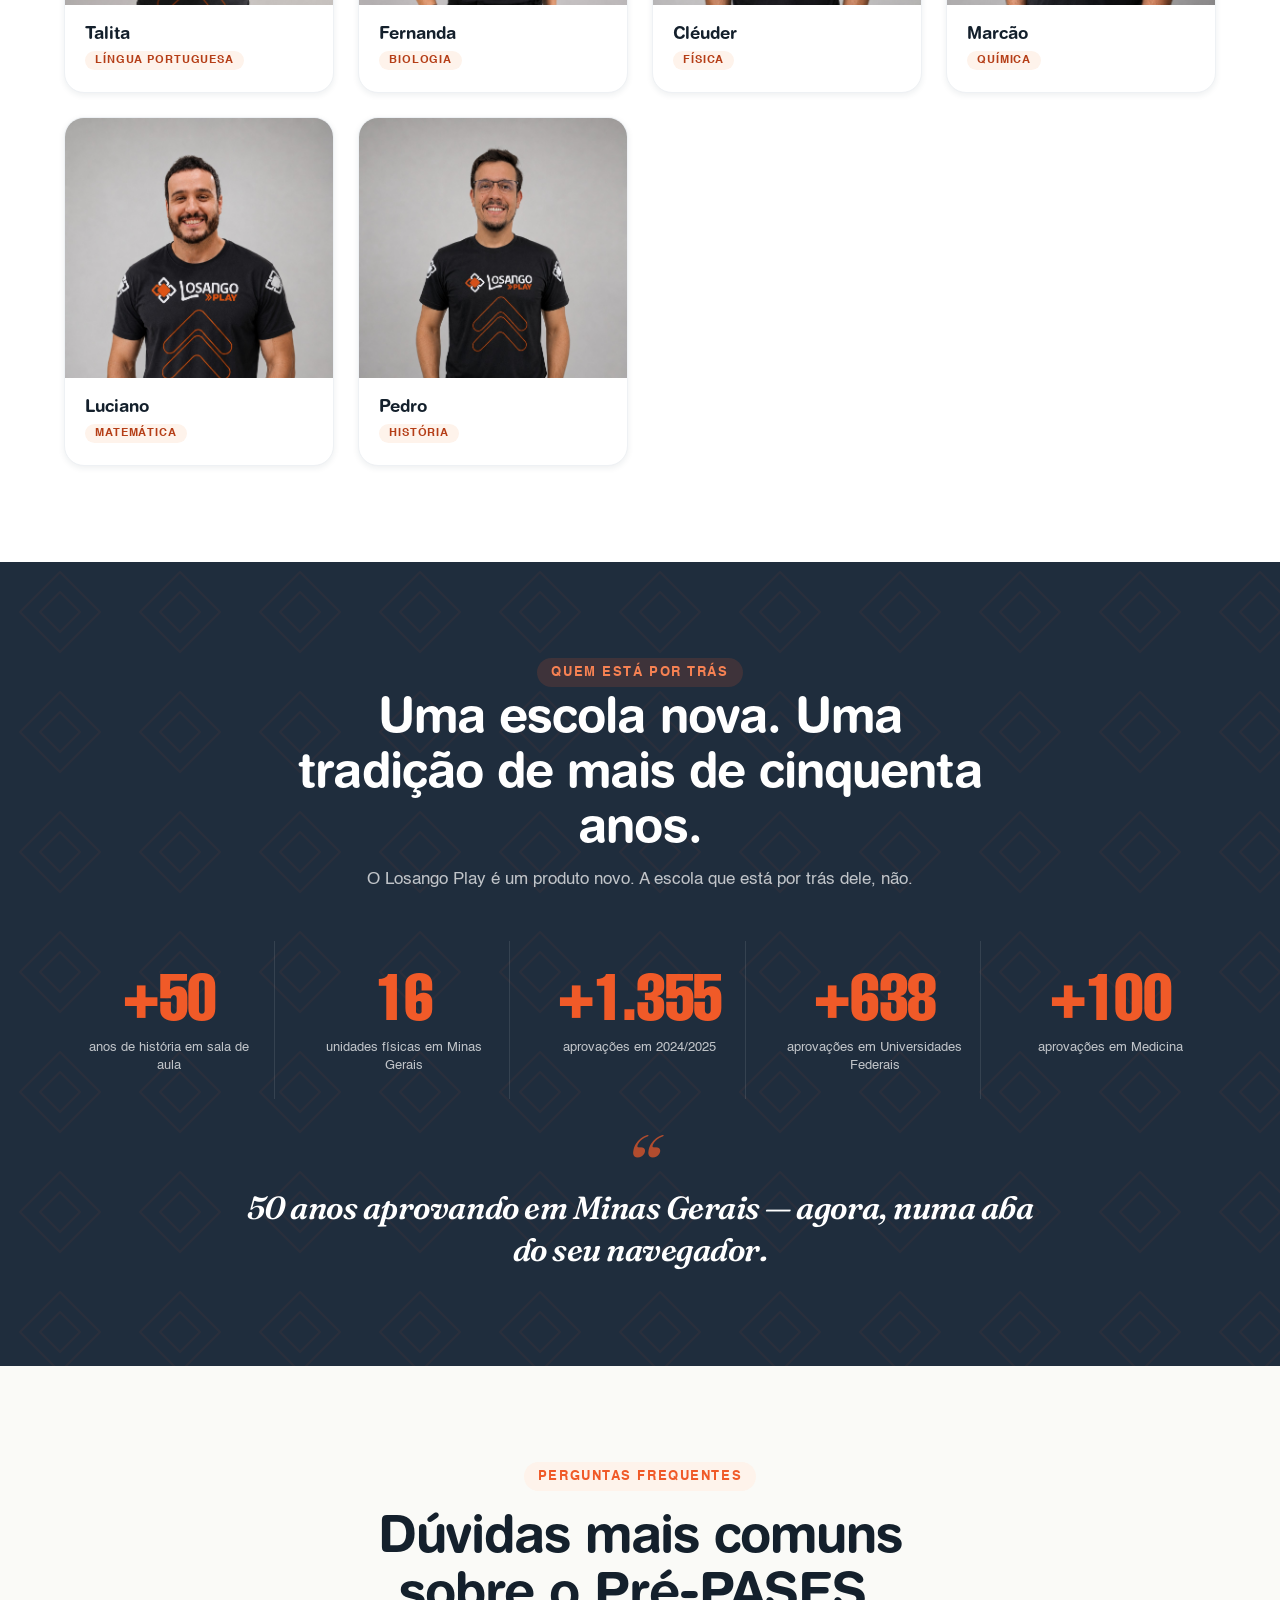
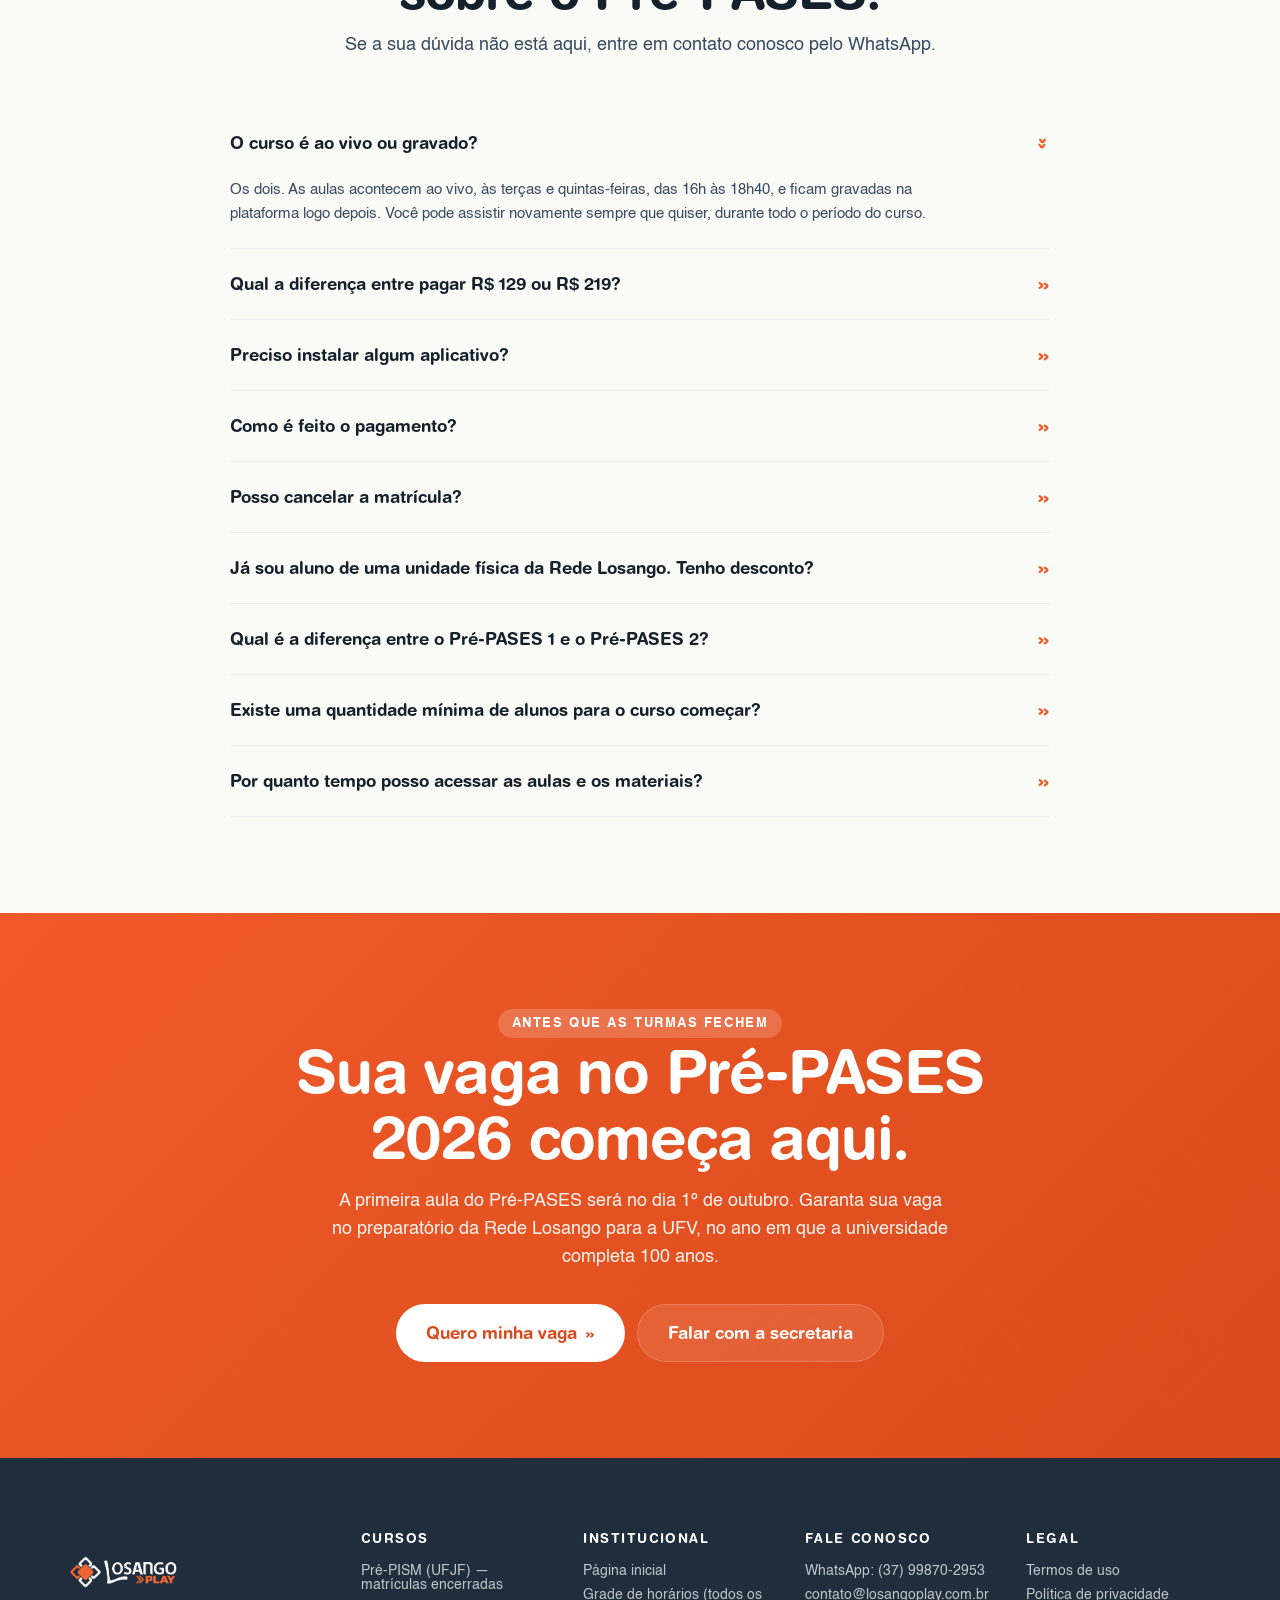
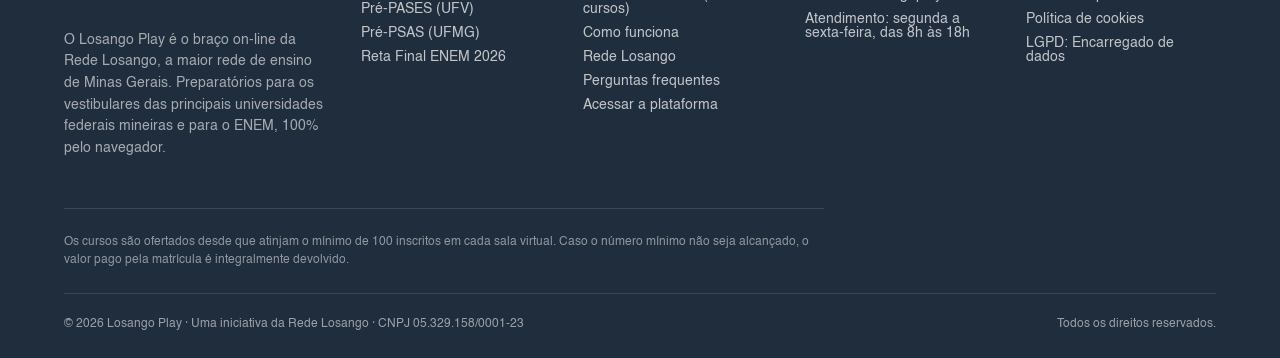
<file: pre-pases.html>
<!doctype html>
<html lang="pt-BR">
<head>
  <!-- Google Tag Manager -->
  <script>(function(w,d,s,l,i){w[l]=w[l]||[];w[l].push({'gtm.start':
  new Date().getTime(),event:'gtm.js'});var f=d.getElementsByTagName(s)[0],
  j=d.createElement(s),dl=l!='dataLayer'?'&l='+l:'';j.async=true;j.src=
  'https://www.googletagmanager.com/gtm.js?id='+i+dl;f.parentNode.insertBefore(j,f);
  })(window,document,'script','dataLayer','GTM-TNBBRC32');</script>
  <!-- End Google Tag Manager -->

  <!-- Google tag (gtag.js) -->
  <script async src="https://www.googletagmanager.com/gtag/js?id=G-2672D8NMRX"></script>
  <script>
    window.dataLayer = window.dataLayer || [];
    function gtag(){dataLayer.push(arguments);}
    gtag('js', new Date());

    gtag('config', 'G-2672D8NMRX');
  </script>
  <meta charset="utf-8">
  <meta name="viewport" content="width=device-width, initial-scale=1">
  <title>Pré-PASES 2026: preparatório on-line para a UFV | Losango Play</title>
  <meta name="description" content="Preparatório on-line para o PASES da UFV, no ano dos 100 anos da universidade. Aulas ao vivo de 1º/10 a 26/11/2026, a partir de R$ 129. Matrículas abertas.">
  <link rel="preconnect" href="https://fonts.googleapis.com">
  <link rel="preconnect" href="https://fonts.gstatic.com" crossorigin>
  <link rel="preload" as="font" href="fonts/helvetica-rounded-bold-5871d05ead8de.woff2" type="font/woff2" crossorigin>
  <link rel="preload" as="image" href="assets/logos/losango-play-full.webp" type="image/webp">
  <link rel="stylesheet" href="css/main.css">
  <link rel="preload" as="style" href="https://fonts.googleapis.com/css2?family=Fraunces:opsz,wght@9..144,500;9..144,600;9..144,700;9..144,800&display=swap" onload="this.rel='stylesheet'">
  <noscript><link rel="stylesheet" href="https://fonts.googleapis.com/css2?family=Fraunces:opsz,wght@9..144,500;9..144,600;9..144,700;9..144,800&display=swap"></noscript>
  <link rel="icon" href="assets/logos/losango-play-icon.png">
</head>
<body>
<!-- Google Tag Manager (noscript) -->
<noscript><iframe src="https://www.googletagmanager.com/ns.html?id=GTM-TNBBRC32"
height="0" width="0" style="display:none;visibility:hidden"></iframe></noscript>
<!-- End Google Tag Manager (noscript) -->
<!-- ===================== NAV ===================== -->
<nav class="nav">
  <div class="nav-inner">
    <a href="index.html" class="nav-brand">
      <picture>
        <source srcset="assets/logos/losango-play-full.webp" type="image/webp">
        <img src="assets/logos/losango-play-full.png" alt="Losango Play" fetchpriority="high">
      </picture>
    </a>
    <div class="nav-links">
      <a href="#detalhes">O curso</a>
      <a href="#horarios-curso">Horários</a>
      <a href="#professores">Professores</a>
      <a href="#duvidas">Perguntas frequentes</a>
      <a href="index.html#curso">Ver todos os cursos</a>
    </div>
    <div class="nav-actions">
      <a href="https://alunos.losangoplay.com.br/account/login" class="btn btn-ghost btn-sm" target="_blank" rel="noopener">Entrar</a>
      <a class="btn btn-primary btn-sm" href="#matricula">Quero minha vaga <span class="chev">»</span></a>
    </div>
  </div>
</nav>

<!-- ===================== HERO ===================== -->
<section class="hero">
  <picture>
    <source srcset="assets/logos/play-chevron-outline.webp" type="image/webp">
    <img class="float-chev" src="assets/logos/play-chevron-outline.png" alt="" loading="lazy">
  </picture>
  <div class="container hero-solo">
    <span class="eyebrow" style="background:#FBE7B4;color:#8A5A00">★ Homenagem aos 100 anos da UFV</span>
    <h1>A UFV faz 100 anos. <em>Nossa história começa aqui, onde o seu futuro está.</em></h1>
    <p class="hero-lead">Preparatório on-line para o PASES 2026, com aulas ao vivo dos professores da Rede Losango. R$ 129 com material em PDF, ou R$ 219 com material impresso entregue em casa.</p>
    <div class="hero-ctas">
      <a class="btn btn-primary btn-lg" href="#matricula">Quero minha vaga <span class="chev">»</span></a>
      <a href="#horarios-curso" class="btn btn-ghost btn-lg">Ver horários das aulas</a>
    </div>
    <div class="hero-trust">
      <div class="trust-chip"><span class="dot">●</span>1º/10 a 26/11/2026</div>
      <div class="trust-chip"><span class="dot">R$</span>A partir de R$ 129</div>
      <div class="trust-chip"><span class="dot">+</span>50 anos de tradição em Minas Gerais</div>
      <div class="trust-chip"><span class="dot">+</span>1360 aprovações em 2024/2025</div>
    </div>
  </div>
</section>

<!-- ===================== O CURSO ===================== -->
<section class="section bg-paper2" id="detalhes">
  <div class="container">
    <div class="sec-head">
      <span class="eyebrow">O curso</span>
      <h2>Tudo sobre o Pré-PASES 2026.</h2>
      <p>Preparatório on-line para o Programa de Avaliação Seriada para Ingresso no Ensino Superior da UFV, com aulas ao vivo e transmissão gravada disponível no painel do aluno.</p>
    </div>

    <div class="course-group-head" style="max-width:none; margin-bottom:28px;">
      <span class="course-tag course-tag-anniversary">★ Homenagem aos 100 anos da UFV</span>
      <blockquote class="course-quote">“Nossa história começa aqui, onde o seu futuro está.”</blockquote>
      <p class="desc" style="margin-top:6px">O PASES tem duas etapas — escolha a turma de acordo com o ano escolar do aluno.</p>
    </div>

    <div class="course-group-grid" id="matricula">
      <div class="course course-anniversary" id="pre-pases-1">
        <span class="course-tag course-tag-turma">Pré-PASES 1 · 1º Ano do Ensino Médio</span>
        <ul>
          <li>Período: de 1º de outubro a 26 de novembro de 2026</li>
          <li>Aulas: terças e quintas, das 16h00 às 18h40, com gravação automática no painel do aluno</li>
          <li>Simulados: sábados 24/10 e 21/11, das 8h às 13h</li>
          <li>Prova PASES/UFV: domingo, 29 de novembro de 2026, das 13h30 às 18h30</li>
        </ul>
        <div class="price-options">
          <div class="price-option">
            <span class="price-option-val">R$ 129</span>
            <span class="price-option-label">material em PDF</span>
            <a class="btn btn-primary btn-sm" href="https://payments.losangoplay.com.br/auth?product=pre-pases-2026-1-ano" target="_blank" rel="noopener">Matricule-se <span class="chev">»</span></a>
          </div>
          <div class="price-option price-option-alt">
            <span class="price-option-val">R$ 219</span>
            <span class="price-option-label">material físico (envio ou retirada)</span>
            <a class="btn btn-primary btn-sm" href="https://payments.losangoplay.com.br/auth?product=pre-pases-2026-material-1-ano" target="_blank" rel="noopener">Matricule-se <span class="chev">»</span></a>
          </div>
        </div>
        <p class="course-schedule-link"><a href="#horarios-curso">Ver a grade de horários »</a></p>
      </div>
      <div class="course course-anniversary" id="pre-pases-2">
        <span class="course-tag course-tag-turma">Pré-PASES 2 · 2º Ano do Ensino Médio</span>
        <ul>
          <li>Período: de 1º de outubro a 26 de novembro de 2026</li>
          <li>Aulas: terças e quintas, das 16h00 às 18h40, com gravação automática no painel do aluno</li>
          <li>Simulados: sábados 24/10 e 21/11, das 8h às 13h</li>
          <li>Prova PASES/UFV: domingo, 29 de novembro de 2026, das 13h30 às 18h30</li>
        </ul>
        <div class="price-options">
          <div class="price-option">
            <span class="price-option-val">R$ 129</span>
            <span class="price-option-label">material em PDF</span>
            <a class="btn btn-primary btn-sm" href="https://payments.losangoplay.com.br/auth?product=pre-pases-2026-2-ano" target="_blank" rel="noopener">Matricule-se <span class="chev">»</span></a>
          </div>
          <div class="price-option price-option-alt">
            <span class="price-option-val">R$ 219</span>
            <span class="price-option-label">material físico (envio ou retirada)</span>
            <a class="btn btn-primary btn-sm" href="https://payments.losangoplay.com.br/auth?product=pre-pases-2026-material-2-ano" target="_blank" rel="noopener">Matricule-se <span class="chev">»</span></a>
          </div>
        </div>
        <p class="course-schedule-link"><a href="#horarios-curso">Ver a grade de horários »</a></p>
      </div>
    </div>

    <p class="courses-note">
      Está em dúvida sobre a matrícula? Fale com a secretaria pelo WhatsApp — nosso atendimento é feito por pessoas, de segunda a sexta.
    </p>
  </div>
</section>

<!-- ===================== HORÁRIOS ===================== -->
<section class="section" id="horarios-curso">
  <div class="container">
    <div class="sec-head">
      <span class="eyebrow">Grade de horários</span>
      <h2>Saiba exatamente quando são as aulas.</h2>
      <p>Turmas separadas por ano escolar, às terças e quintas-feiras.</p>
    </div>

    <div class="schedule-block">
      <h3 class="schedule-title">Pré-PASES · terças e quintas</h3>
      <div class="lesson-timeline">
        <div class="lesson-step">
          <span class="lesson-num">1</span>
          <div class="lesson-info"><span class="lesson-label">1ª aula</span><span class="lesson-time">16h00 – 16h40</span></div>
        </div>
        <div class="lesson-step">
          <span class="lesson-num">2</span>
          <div class="lesson-info"><span class="lesson-label">2ª aula</span><span class="lesson-time">16h40 – 17h20</span></div>
        </div>
        <div class="lesson-step">
          <span class="lesson-num">3</span>
          <div class="lesson-info"><span class="lesson-label">3ª aula</span><span class="lesson-time">17h20 – 18h00</span></div>
        </div>
        <div class="lesson-step">
          <span class="lesson-num">4</span>
          <div class="lesson-info"><span class="lesson-label">4ª aula</span><span class="lesson-time">18h00 – 18h40</span></div>
        </div>
      </div>
      <p class="schedule-note">Aulas de 40 minutos, com 5 minutos de troca de professor entre elas.</p>
    </div>
  </div>
</section>

<!-- ===================== DIFERENCIAIS ===================== -->
<section class="section bg-paper2">
  <div class="container">
    <div class="sec-head">
      <span class="eyebrow">Diferenciais</span>
      <h2>Tradição de rede grande, praticidade de curso on-line.</h2>
      <p>Seis motivos para fazer o Pré-PASES com a Rede Losango.</p>
    </div>
    <div class="benefits">
      <div class="benefit">
        <div class="ic">
          <svg viewBox="0 0 24 24" fill="none" stroke="currentColor" stroke-width="2" stroke-linecap="round" stroke-linejoin="round" width="24" height="24"><rect x="2" y="6" width="14" height="12" rx="2"/><path d="m22 8-6 4 6 4z"/></svg>
        </div>
        <h4>Aulas ao vivo</h4>
        <p>Transmitidas em tempo real, com interação por chat e possibilidade de participação do aluno com câmera e microfone.</p>
      </div>
      <div class="benefit">
        <div class="ic">
          <svg viewBox="0 0 24 24" fill="none" stroke="currentColor" stroke-width="2" stroke-linecap="round" stroke-linejoin="round" width="24" height="24"><polygon points="6 3 20 12 6 21 6 3"/></svg>
        </div>
        <h4>100% das aulas gravadas</h4>
        <p>Se o aluno faltou, chegou atrasado ou deseja rever um tópico, a gravação fica disponível no painel durante todo o curso.</p>
      </div>
      <div class="benefit">
        <div class="ic">
          <svg viewBox="0 0 24 24" fill="none" stroke="currentColor" stroke-width="2" stroke-linecap="round" stroke-linejoin="round" width="24" height="24"><path d="M4 19.5v-15A2.5 2.5 0 0 1 6.5 2H20v20H6.5a2.5 2.5 0 0 1 0-5H20"/></svg>
        </div>
        <h4>Material didático incluso</h4>
        <p>Escolha o material em PDF ou impresso — o valor já inclui o material, sem cobrança separada.</p>
      </div>
      <div class="benefit">
        <div class="ic">
          <svg viewBox="0 0 24 24" fill="none" stroke="currentColor" stroke-width="2" stroke-linecap="round" stroke-linejoin="round" width="24" height="24"><path d="M21 10c0 7-9 13-9 13s-9-6-9-13a9 9 0 0 1 18 0Z"/><circle cx="12" cy="10" r="3"/></svg>
        </div>
        <h4>Professores experientes</h4>
        <p>O corpo docente do Losango Play é formado pelos mesmos professores que atuam nas 16 unidades físicas da Rede Losango em Minas Gerais.</p>
      </div>
      <div class="benefit">
        <div class="ic">
          <svg viewBox="0 0 24 24" fill="none" stroke="currentColor" stroke-width="2" stroke-linecap="round" stroke-linejoin="round" width="24" height="24"><path d="M20.52 3.48A12 12 0 0 0 3.48 20.52L2 22l1.48-1.48A12 12 0 1 0 20.52 3.48z"/><circle cx="12" cy="12" r="4"/></svg>
        </div>
        <h4>Secretaria pelo WhatsApp</h4>
        <p>Atendimento humanizado de segunda a sexta-feira, para dúvidas sobre matrícula, uso da plataforma ou conteúdo.</p>
      </div>
      <div class="benefit">
        <div class="ic">
          <svg viewBox="0 0 24 24" fill="none" stroke="currentColor" stroke-width="2" stroke-linecap="round" stroke-linejoin="round" width="24" height="24"><path d="M12 22s8-4 8-10V5l-8-3-8 3v7c0 6 8 10 8 10z"/></svg>
        </div>
        <h4>7 dias para desistir</h4>
        <p>Direito ao cancelamento e reembolso integral em até 7 dias corridos após a matrícula, conforme o Código de Defesa do Consumidor.</p>
      </div>
    </div>
  </div>
</section>

<!-- ===================== PROFESSORES ===================== -->
<section class="section" id="professores">
  <div class="container">
    <div class="sec-head">
      <span class="eyebrow">Quem dá aula</span>
      <h2>Os professores do Pré-PASES 2026.</h2>
      <p>O mesmo time que já aprova alunos da Rede Losango em Minas Gerais, agora também na tela do seu computador.</p>
    </div>
    <div class="teachers">
      <div class="teacher-card">
        <div class="teacher-photo"><img src="assets/professores/pism-2026/wander.jpg" alt="Professor Wander" loading="lazy"></div>
        <div class="teacher-info">
          <h4 class="teacher-name">Wander</h4>
          <span class="teacher-subject">Matemática</span>
        </div>
      </div>
      <div class="teacher-card">
        <div class="teacher-photo"><img src="assets/professores/pism-2026/sidnei.jpg" alt="Professor Sidnei" loading="lazy"></div>
        <div class="teacher-info">
          <h4 class="teacher-name">Sidnei</h4>
          <span class="teacher-subject">Geografia</span>
        </div>
      </div>
      <div class="teacher-card">
        <div class="teacher-photo"><img src="assets/professores/pism-2026/luciana.jpg" alt="Professora Luciana" loading="lazy"></div>
        <div class="teacher-info">
          <h4 class="teacher-name">Luciana</h4>
          <span class="teacher-subject">Biologia</span>
        </div>
      </div>
      <div class="teacher-card">
        <div class="teacher-photo"><img src="assets/professores/pism-2026/juliano.jpg" alt="Professor Juliano" loading="lazy"></div>
        <div class="teacher-info">
          <h4 class="teacher-name">Juliano</h4>
          <span class="teacher-subject">Física</span>
        </div>
      </div>
      <div class="teacher-card">
        <div class="teacher-photo"><img src="assets/professores/pism-2026/talita.jpg" alt="Professora Talita" loading="lazy"></div>
        <div class="teacher-info">
          <h4 class="teacher-name">Talita</h4>
          <span class="teacher-subject">Língua Portuguesa</span>
        </div>
      </div>
      <div class="teacher-card">
        <div class="teacher-photo"><img src="assets/professores/pism-2026/fernanda.jpg" alt="Professora Fernanda" loading="lazy"></div>
        <div class="teacher-info">
          <h4 class="teacher-name">Fernanda</h4>
          <span class="teacher-subject">Biologia</span>
        </div>
      </div>
      <div class="teacher-card">
        <div class="teacher-photo"><img src="assets/professores/pism-2026/cleuder.jpg" alt="Professor Cléuder" loading="lazy"></div>
        <div class="teacher-info">
          <h4 class="teacher-name">Cléuder</h4>
          <span class="teacher-subject">Física</span>
        </div>
      </div>
      <div class="teacher-card">
        <div class="teacher-photo"><img src="assets/professores/pism-2026/marcao.jpg" alt="Professor Marcão" loading="lazy"></div>
        <div class="teacher-info">
          <h4 class="teacher-name">Marcão</h4>
          <span class="teacher-subject">Química</span>
        </div>
      </div>
      <div class="teacher-card">
        <div class="teacher-photo"><img src="assets/professores/pism-2026/luciano.jpg" alt="Professor Luciano" loading="lazy"></div>
        <div class="teacher-info">
          <h4 class="teacher-name">Luciano</h4>
          <span class="teacher-subject">Matemática</span>
        </div>
      </div>
      <div class="teacher-card">
        <div class="teacher-photo"><img src="assets/professores/pism-2026/pedro.jpg" alt="Professor Pedro" loading="lazy"></div>
        <div class="teacher-info">
          <h4 class="teacher-name">Pedro</h4>
          <span class="teacher-subject">História</span>
        </div>
      </div>
    </div>
  </div>
</section>

<!-- ===================== NÚMEROS ===================== -->
<section class="numbers-block" id="rede">
  <div class="container">
    <div class="numbers-head">
      <span class="eyebrow" style="color:#F78253;background:rgba(240,90,40,.15)">Quem está por trás</span>
      <h2>Uma escola nova. Uma tradição de mais de cinquenta anos.</h2>
      <p>O Losango Play é um produto novo. A escola que está por trás dele, não.</p>
    </div>
    <div class="numbers">
      <div class="num">
        <div class="v" data-count="50" data-prefix="+">0</div>
        <div class="l">anos de história em sala de aula</div>
      </div>
      <div class="num">
        <div class="v" data-count="16">0</div>
        <div class="l">unidades físicas em Minas Gerais</div>
      </div>
      <div class="num">
        <div class="v" data-count="1360" data-prefix="+">0</div>
        <div class="l">aprovações em 2024/2025</div>
      </div>
      <div class="num">
        <div class="v" data-count="640" data-prefix="+">0</div>
        <div class="l">aprovações em Universidades Federais</div>
      </div>
      <div class="num">
        <div class="v" data-count="100" data-prefix="+">0</div>
        <div class="l">aprovações em Medicina</div>
      </div>
    </div>
    <p class="quote-block">50 anos aprovando em Minas Gerais — agora, numa aba do seu navegador.</p>
  </div>
</section>

<!-- ===================== FAQ ===================== -->
<section class="section bg-paper2" id="duvidas">
  <div class="container">
    <div class="sec-head">
      <span class="eyebrow">Perguntas frequentes</span>
      <h2>Dúvidas mais comuns sobre o Pré-PASES.</h2>
      <p>Se a sua dúvida não está aqui, entre em contato conosco pelo WhatsApp.</p>
    </div>
    <div class="faq">
      <details class="faq-item" open>
        <summary>O curso é ao vivo ou gravado?<span class="chev">»</span></summary>
        <div class="a">Os dois. As aulas acontecem ao vivo, às terças e quintas-feiras, das 16h às 18h40, e ficam gravadas na plataforma logo depois. Você pode assistir novamente sempre que quiser, durante todo o período do curso.</div>
      </details>
      <details class="faq-item">
        <summary>Qual a diferença entre pagar R$ 129 ou R$ 219?<span class="chev">»</span></summary>
        <div class="a">Os dois valores dão acesso ao mesmo curso. A diferença é o material didático: por R$ 129,00 você recebe o material em PDF; por R$ 219,00, recebe também o material impresso, que pode ser enviado para o seu endereço ou retirado em uma unidade da Rede.</div>
      </details>
      <details class="faq-item">
        <summary>Preciso instalar algum aplicativo?<span class="chev">»</span></summary>
        <div class="a">Não. Todo o acesso acontece dentro do losangoplay.com.br, diretamente pelo navegador. A plataforma funciona no computador, no celular e no tablet.</div>
      </details>
      <details class="faq-item">
        <summary>Como é feito o pagamento?<span class="chev">»</span></summary>
        <div class="a">A matrícula é paga diretamente no site, por meio do Mercado Pago. É possível pagar em cartão de crédito, Pix ou boleto bancário.</div>
      </details>
      <details class="faq-item">
        <summary>Posso cancelar a matrícula?<span class="chev">»</span></summary>
        <div class="a">Sim. Você tem até 7 dias corridos após a confirmação da matrícula para solicitar o cancelamento e o reembolso integral, conforme o Código de Defesa do Consumidor. Após esse prazo, cancelamentos são analisados caso a caso pela secretaria.</div>
      </details>
      <details class="faq-item">
        <summary>Já sou aluno de uma unidade física da Rede Losango. Tenho desconto?<span class="chev">»</span></summary>
        <div class="a">Sim. Alunos matriculados em qualquer uma das 16 unidades da Rede Losango contam com condição especial no Losango Play. Consulte a secretaria da sua escola ou entre em contato conosco pelo WhatsApp para receber os detalhes.</div>
      </details>
      <details class="faq-item">
        <summary>Qual é a diferença entre o Pré-PASES 1 e o Pré-PASES 2?<span class="chev">»</span></summary>
        <div class="a">As turmas são separadas de acordo com a etapa do vestibular seriado. A turma 1 é destinada a estudantes do 1º Ano do Ensino Médio; a turma 2, aos estudantes do 2º Ano. O conteúdo cobrado pela UFV varia entre uma etapa e outra, por isso o material e as aulas também são diferentes.</div>
      </details>
      <details class="faq-item">
        <summary>Existe uma quantidade mínima de alunos para o curso começar?<span class="chev">»</span></summary>
        <div class="a">Sim. Cada sala virtual é ofertada mediante o mínimo de 100 inscritos. Caso o número mínimo não seja atingido até o início do curso, o valor pago é integralmente devolvido ao aluno.</div>
      </details>
      <details class="faq-item">
        <summary>Por quanto tempo posso acessar as aulas e os materiais?<span class="chev">»</span></summary>
        <div class="a">O acesso ao Pré-PASES permanece liberado até o encerramento do curso, em 26 de novembro de 2026.</div>
      </details>
    </div>
  </div>
</section>

<!-- ===================== CTA FINAL ===================== -->
<section class="final-cta" id="cta-final">
  <div class="container" id="cta-content">
    <span class="eyebrow" style="color:#fff;background:rgba(255,255,255,.18)">Antes que as turmas fechem</span>
    <h2>Sua vaga no Pré-PASES 2026 começa aqui.</h2>
    <p>A primeira aula do Pré-PASES será no dia 1º de outubro. Garanta sua vaga no preparatório da Rede Losango para a UFV, no ano em que a universidade completa 100 anos.</p>
    <div class="hero-ctas" style="justify-content:center">
      <a class="btn btn-lg" style="background:#fff;color:#D94A1C;font-weight:800" href="#matricula">Quero minha vaga <span class="chev">»</span></a>
      <a class="btn btn-lg btn-on-dark" href="https://wa.me/5537998702953" target="_blank" rel="noopener">Falar com a secretaria</a>
    </div>
  </div>
</section>

<!-- ===================== FOOTER ===================== -->
<footer class="footer">
  <div class="container">
    <div class="footer-grid">
      <div class="footer-brand">
        <picture>
          <source srcset="assets/logos/losango-play-full-white.webp" type="image/webp">
          <img src="assets/logos/losango-play-full-white.png" alt="Losango Play" loading="lazy">
        </picture>
        <p>O Losango Play é o braço on-line da Rede Losango, a maior rede de ensino de Minas Gerais. Preparatórios para os vestibulares das principais universidades federais mineiras e para o ENEM, 100% pelo navegador.</p>
      </div>
      <div>
        <h5>Cursos</h5>
        <ul>
          <li><a href="pre-pism.html">Pré-PISM (UFJF) — matrículas encerradas</a></li>
          <li><a href="pre-pases.html">Pré-PASES (UFV)</a></li>
          <li><a href="pre-psas.html">Pré-PSAS (UFMG)</a></li>
          <li><a href="reta-final.html">Reta Final ENEM 2026</a></li>
        </ul>
      </div>
      <div>
        <h5>Institucional</h5>
        <ul>
          <li><a href="index.html">Página inicial</a></li>
          <li><a href="index.html#horarios">Grade de horários (todos os cursos)</a></li>
          <li><a href="index.html#como">Como funciona</a></li>
          <li><a href="#rede">Rede Losango</a></li>
          <li><a href="#duvidas">Perguntas frequentes</a></li>
          <li><a href="https://alunos.losangoplay.com.br/account/login" target="_blank" rel="noopener">Acessar a plataforma</a></li>
        </ul>
      </div>
      <div>
        <h5>Fale conosco</h5>
        <ul>
          <li><a href="https://wa.me/5537998702953" target="_blank" rel="noopener">WhatsApp: (37) 99870-2953</a></li>
          <li><a href="mailto:contato@losangoplay.com.br">contato@losangoplay.com.br</a></li>
          <li>Atendimento: segunda a sexta-feira, das 8h às 18h</li>
        </ul>
      </div>
      <div>
        <h5>Legal</h5>
        <ul>
          <li><a href="termos-de-uso.html">Termos de uso</a></li>
          <li><a href="politica-de-privacidade.html">Política de privacidade</a></li>
          <li><a href="politica-de-cookies.html">Política de cookies</a></li>
          <li><a href="lgpd-encarregado.html">LGPD: Encarregado de dados</a></li>
        </ul>
      </div>
    </div>
    <p class="footer-note">Os cursos são ofertados desde que atinjam o mínimo de 100 inscritos em cada sala virtual. Caso o número mínimo não seja alcançado, o valor pago pela matrícula é integralmente devolvido.</p>
    <div class="footer-bottom">
      <div>© 2026 Losango Play · Uma iniciativa da Rede Losango · CNPJ 05.329.158/0001-23</div>
      <div>Todos os direitos reservados.</div>
    </div>
  </div>
</footer>

<!-- Botão WhatsApp flutuante -->
<a class="whatsapp-float" href="https://wa.me/5537998702953" target="_blank" rel="noopener" aria-label="Fale conosco pelo WhatsApp">
  <svg xmlns="http://www.w3.org/2000/svg" viewBox="0 0 24 24" width="28" height="28" fill="currentColor"><path d="M17.472 14.382c-.297-.149-1.758-.867-2.03-.967-.273-.099-.471-.148-.67.15-.197.297-.767.966-.94 1.164-.173.199-.347.223-.644.075-.297-.15-1.255-.463-2.39-1.475-.883-.788-1.48-1.761-1.653-2.059-.173-.297-.018-.458.13-.606.134-.133.298-.347.446-.52.149-.174.198-.298.298-.497.099-.198.05-.371-.025-.52-.075-.149-.669-1.612-.916-2.207-.242-.579-.487-.5-.669-.51-.173-.008-.371-.01-.57-.01-.198 0-.52.074-.792.372-.272.297-1.04 1.016-1.04 2.479 0 1.462 1.065 2.875 1.213 3.074.149.198 2.096 3.2 5.077 4.487.709.306 1.262.489 1.694.625.712.227 1.36.195 1.871.118.571-.085 1.758-.719 2.006-1.413.248-.694.248-1.289.173-1.413-.074-.124-.272-.198-.57-.347z"/><path d="M12 0C5.373 0 0 5.373 0 12c0 2.137.564 4.143 1.546 5.876L.057 23.882a.5.5 0 0 0 .61.61l6.109-1.478A11.955 11.955 0 0 0 12 24c6.627 0 12-5.373 12-12S18.627 0 12 0zm0 22c-1.895 0-3.663-.523-5.176-1.432l-.362-.216-3.747.906.922-3.645-.236-.374A9.96 9.96 0 0 1 2 12C2 6.477 6.477 2 12 2s10 4.477 10 10-4.477 10-10 10z"/></svg>
</a>

<script src="js/main.js"></script>
<!-- Connected Sites -->
<script>
if(window._mtmReady){
  console.error('Connected sites script already loaded. You might have it dupplicated.');
} else {
  window._mtmReady=true;
  var _mtm = window._mtm = window._mtm || [];
  _mtm.push({'mtm.startTime': (new Date().getTime()), 'event': 'mtm.Start'});
  var d=document, g=d.createElement('script'), s=d.getElementsByTagName('script')[0];
  g.async=true; g.defer=true; g.src='https://egoi.site/1771482_losangoplay.com.br.js?v='+new Date().getTime();
  s.parentNode.insertBefore(g,s);
}
</script>
<!-- End Connected Sites -->
</body>
</html>
</file>
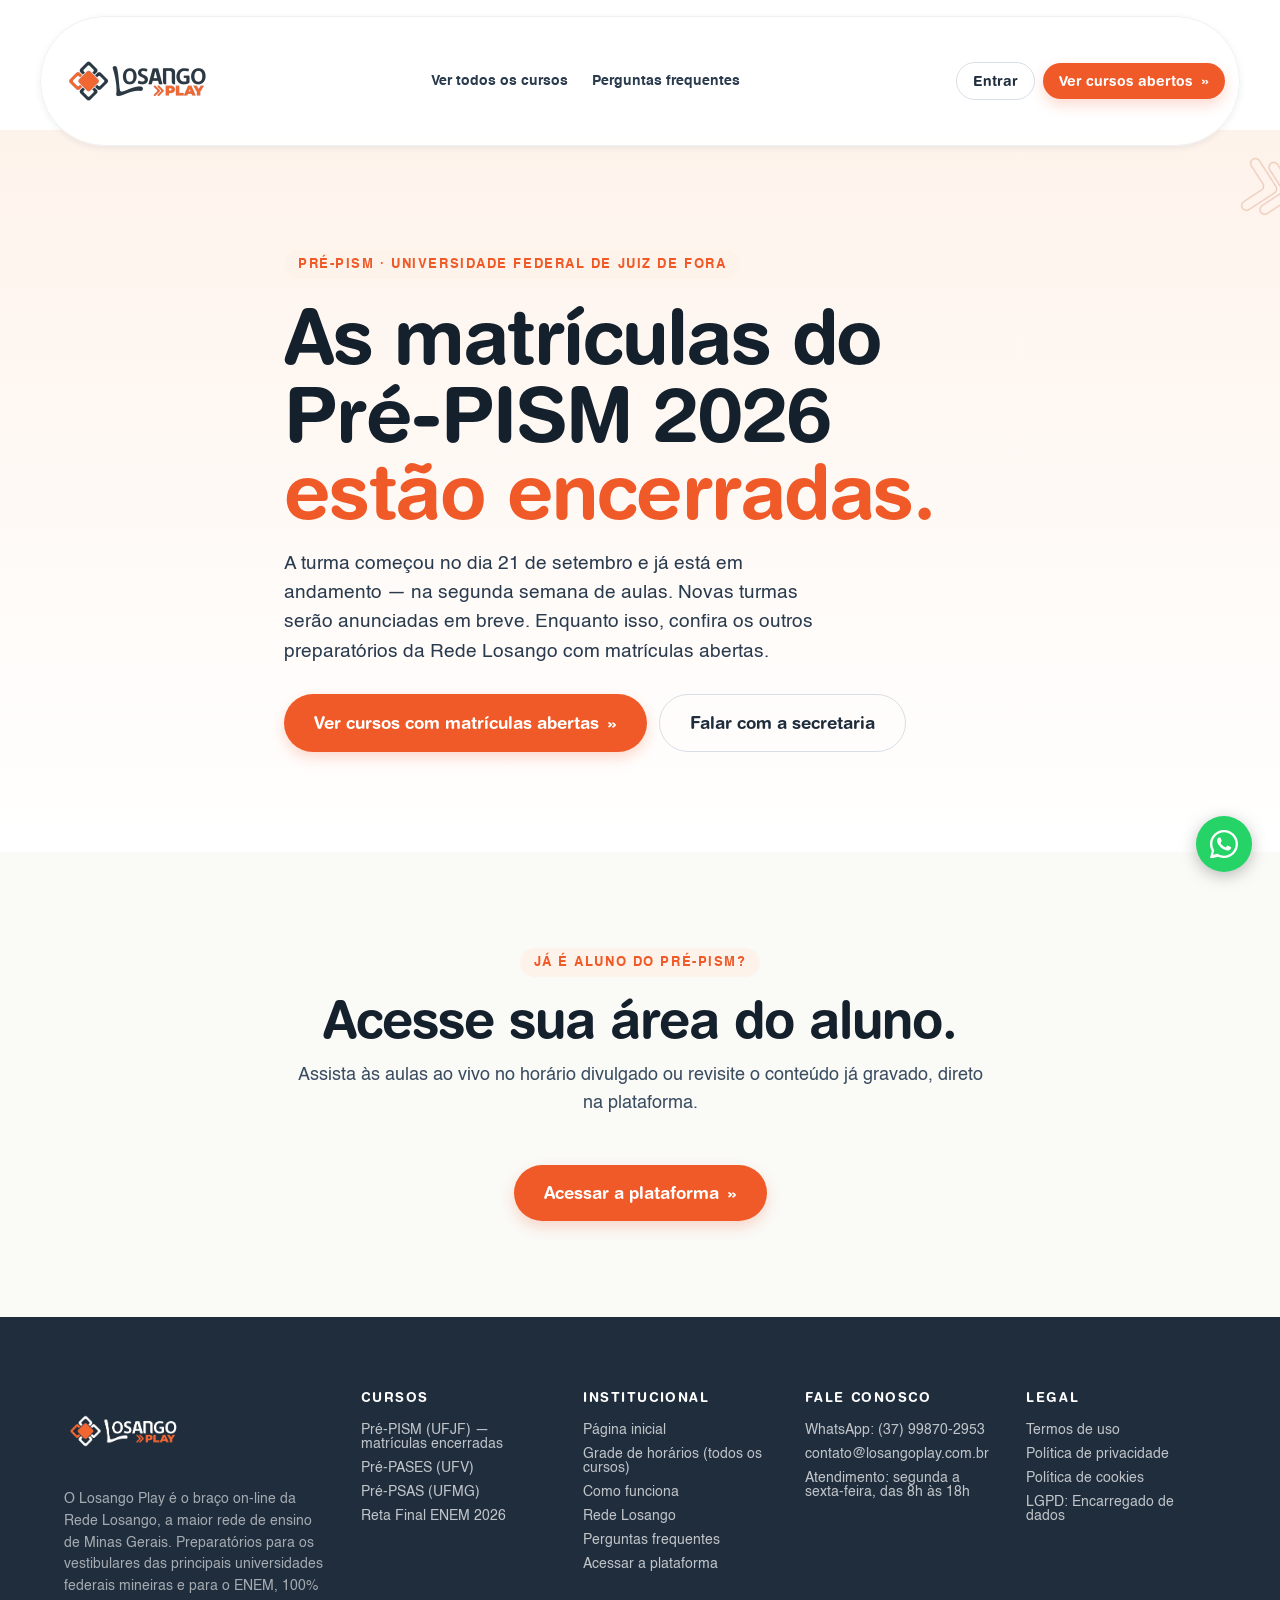
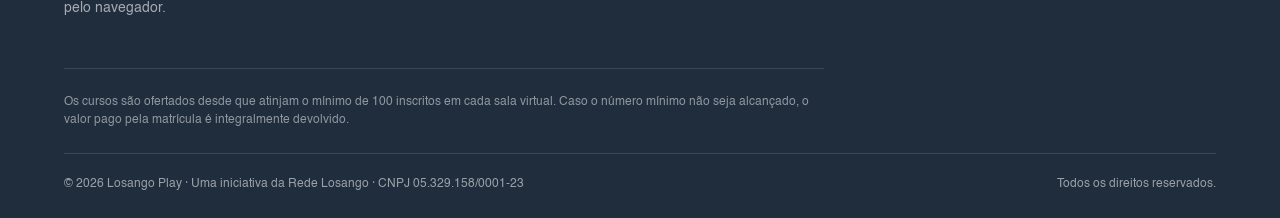
<file: pre-pism.html>
<!doctype html>
<html lang="pt-BR">
<head>
  <!-- Google Tag Manager -->
  <script>(function(w,d,s,l,i){w[l]=w[l]||[];w[l].push({'gtm.start':
  new Date().getTime(),event:'gtm.js'});var f=d.getElementsByTagName(s)[0],
  j=d.createElement(s),dl=l!='dataLayer'?'&l='+l:'';j.async=true;j.src=
  'https://www.googletagmanager.com/gtm.js?id='+i+dl;f.parentNode.insertBefore(j,f);
  })(window,document,'script','dataLayer','GTM-TNBBRC32');</script>
  <!-- End Google Tag Manager -->

  <!-- Google tag (gtag.js) -->
  <script async src="https://www.googletagmanager.com/gtag/js?id=G-2672D8NMRX"></script>
  <script>
    window.dataLayer = window.dataLayer || [];
    function gtag(){dataLayer.push(arguments);}
    gtag('js', new Date());

    gtag('config', 'G-2672D8NMRX');
  </script>
  <meta charset="utf-8">
  <meta name="viewport" content="width=device-width, initial-scale=1">
  <title>Pré-PISM 2026: matrículas encerradas | Losango Play</title>
  <meta name="description" content="As matrículas do Pré-PISM 2026 (UFJF) estão encerradas — a turma já está em andamento. Confira os outros preparatórios da Rede Losango com matrículas abertas.">
  <link rel="preconnect" href="https://fonts.googleapis.com">
  <link rel="preconnect" href="https://fonts.gstatic.com" crossorigin>
  <link rel="preload" as="font" href="fonts/helvetica-rounded-bold-5871d05ead8de.woff2" type="font/woff2" crossorigin>
  <link rel="preload" as="image" href="assets/logos/losango-play-full.webp" type="image/webp">
  <link rel="stylesheet" href="css/main.css">
  <link rel="preload" as="style" href="https://fonts.googleapis.com/css2?family=Fraunces:opsz,wght@9..144,500;9..144,600;9..144,700;9..144,800&display=swap" onload="this.rel='stylesheet'">
  <noscript><link rel="stylesheet" href="https://fonts.googleapis.com/css2?family=Fraunces:opsz,wght@9..144,500;9..144,600;9..144,700;9..144,800&display=swap"></noscript>
  <link rel="icon" href="assets/logos/losango-play-icon.png">
</head>
<body>
<!-- Google Tag Manager (noscript) -->
<noscript><iframe src="https://www.googletagmanager.com/ns.html?id=GTM-TNBBRC32"
height="0" width="0" style="display:none;visibility:hidden"></iframe></noscript>
<!-- End Google Tag Manager (noscript) -->
<!-- ===================== NAV ===================== -->
<nav class="nav">
  <div class="nav-inner">
    <a href="index.html" class="nav-brand">
      <picture>
        <source srcset="assets/logos/losango-play-full.webp" type="image/webp">
        <img src="assets/logos/losango-play-full.png" alt="Losango Play" fetchpriority="high">
      </picture>
    </a>
    <div class="nav-links">
      <a href="index.html#curso">Ver todos os cursos</a>
      <a href="index.html#duvidas">Perguntas frequentes</a>
    </div>
    <div class="nav-actions">
      <a href="https://alunos.losangoplay.com.br/account/login" class="btn btn-ghost btn-sm" target="_blank" rel="noopener">Entrar</a>
      <a class="btn btn-primary btn-sm" href="index.html#curso">Ver cursos abertos <span class="chev">»</span></a>
    </div>
  </div>
</nav>

<!-- ===================== HERO ===================== -->
<section class="hero">
  <picture>
    <source srcset="assets/logos/play-chevron-outline.webp" type="image/webp">
    <img class="float-chev" src="assets/logos/play-chevron-outline.png" alt="" loading="lazy">
  </picture>
  <div class="container hero-solo">
    <span class="eyebrow">Pré-PISM · Universidade Federal de Juiz de Fora</span>
    <h1>As matrículas do Pré-PISM 2026 <em>estão encerradas.</em></h1>
    <p class="hero-lead">A turma começou no dia 21 de setembro e já está em andamento — na segunda semana de aulas. Novas turmas serão anunciadas em breve. Enquanto isso, confira os outros preparatórios da Rede Losango com matrículas abertas.</p>
    <div class="hero-ctas">
      <a class="btn btn-primary btn-lg" href="index.html#curso">Ver cursos com matrículas abertas <span class="chev">»</span></a>
      <a href="https://wa.me/5537998702953" target="_blank" rel="noopener" class="btn btn-ghost btn-lg">Falar com a secretaria</a>
    </div>
  </div>
</section>

<!-- ===================== JÁ É ALUNO ===================== -->
<section class="section bg-paper2">
  <div class="container">
    <div class="sec-head">
      <span class="eyebrow">Já é aluno do Pré-PISM?</span>
      <h2>Acesse sua área do aluno.</h2>
      <p>Assista às aulas ao vivo no horário divulgado ou revisite o conteúdo já gravado, direto na plataforma.</p>
    </div>
    <div class="hero-ctas" style="justify-content:center">
      <a class="btn btn-primary btn-lg" href="https://alunos.losangoplay.com.br/account/login" target="_blank" rel="noopener">Acessar a plataforma <span class="chev">»</span></a>
    </div>
  </div>
</section>

<!-- ===================== FOOTER ===================== -->
<footer class="footer">
  <div class="container">
    <div class="footer-grid">
      <div class="footer-brand">
        <picture>
          <source srcset="assets/logos/losango-play-full-white.webp" type="image/webp">
          <img src="assets/logos/losango-play-full-white.png" alt="Losango Play" loading="lazy">
        </picture>
        <p>O Losango Play é o braço on-line da Rede Losango, a maior rede de ensino de Minas Gerais. Preparatórios para os vestibulares das principais universidades federais mineiras e para o ENEM, 100% pelo navegador.</p>
      </div>
      <div>
        <h5>Cursos</h5>
        <ul>
          <li><a href="pre-pism.html">Pré-PISM (UFJF) — matrículas encerradas</a></li>
          <li><a href="pre-pases.html">Pré-PASES (UFV)</a></li>
          <li><a href="pre-psas.html">Pré-PSAS (UFMG)</a></li>
          <li><a href="reta-final.html">Reta Final ENEM 2026</a></li>
        </ul>
      </div>
      <div>
        <h5>Institucional</h5>
        <ul>
          <li><a href="index.html">Página inicial</a></li>
          <li><a href="index.html#horarios">Grade de horários (todos os cursos)</a></li>
          <li><a href="index.html#como">Como funciona</a></li>
          <li><a href="index.html#rede">Rede Losango</a></li>
          <li><a href="index.html#duvidas">Perguntas frequentes</a></li>
          <li><a href="https://alunos.losangoplay.com.br/account/login" target="_blank" rel="noopener">Acessar a plataforma</a></li>
        </ul>
      </div>
      <div>
        <h5>Fale conosco</h5>
        <ul>
          <li><a href="https://wa.me/5537998702953" target="_blank" rel="noopener">WhatsApp: (37) 99870-2953</a></li>
          <li><a href="mailto:contato@losangoplay.com.br">contato@losangoplay.com.br</a></li>
          <li>Atendimento: segunda a sexta-feira, das 8h às 18h</li>
        </ul>
      </div>
      <div>
        <h5>Legal</h5>
        <ul>
          <li><a href="termos-de-uso.html">Termos de uso</a></li>
          <li><a href="politica-de-privacidade.html">Política de privacidade</a></li>
          <li><a href="politica-de-cookies.html">Política de cookies</a></li>
          <li><a href="lgpd-encarregado.html">LGPD: Encarregado de dados</a></li>
        </ul>
      </div>
    </div>
    <p class="footer-note">Os cursos são ofertados desde que atinjam o mínimo de 100 inscritos em cada sala virtual. Caso o número mínimo não seja alcançado, o valor pago pela matrícula é integralmente devolvido.</p>
    <div class="footer-bottom">
      <div>© 2026 Losango Play · Uma iniciativa da Rede Losango · CNPJ 05.329.158/0001-23</div>
      <div>Todos os direitos reservados.</div>
    </div>
  </div>
</footer>

<!-- Botão WhatsApp flutuante -->
<a class="whatsapp-float" href="https://wa.me/5537998702953" target="_blank" rel="noopener" aria-label="Fale conosco pelo WhatsApp">
  <svg xmlns="http://www.w3.org/2000/svg" viewBox="0 0 24 24" width="28" height="28" fill="currentColor"><path d="M17.472 14.382c-.297-.149-1.758-.867-2.03-.967-.273-.099-.471-.148-.67.15-.197.297-.767.966-.94 1.164-.173.199-.347.223-.644.075-.297-.15-1.255-.463-2.39-1.475-.883-.788-1.48-1.761-1.653-2.059-.173-.297-.018-.458.13-.606.134-.133.298-.347.446-.52.149-.174.198-.298.298-.497.099-.198.05-.371-.025-.52-.075-.149-.669-1.612-.916-2.207-.242-.579-.487-.5-.669-.51-.173-.008-.371-.01-.57-.01-.198 0-.52.074-.792.372-.272.297-1.04 1.016-1.04 2.479 0 1.462 1.065 2.875 1.213 3.074.149.198 2.096 3.2 5.077 4.487.709.306 1.262.489 1.694.625.712.227 1.36.195 1.871.118.571-.085 1.758-.719 2.006-1.413.248-.694.248-1.289.173-1.413-.074-.124-.272-.198-.57-.347z"/><path d="M12 0C5.373 0 0 5.373 0 12c0 2.137.564 4.143 1.546 5.876L.057 23.882a.5.5 0 0 0 .61.61l6.109-1.478A11.955 11.955 0 0 0 12 24c6.627 0 12-5.373 12-12S18.627 0 12 0zm0 22c-1.895 0-3.663-.523-5.176-1.432l-.362-.216-3.747.906.922-3.645-.236-.374A9.96 9.96 0 0 1 2 12C2 6.477 6.477 2 12 2s10 4.477 10 10-4.477 10-10 10z"/></svg>
</a>

<script src="js/main.js"></script>
<!-- Connected Sites -->
<script>
if(window._mtmReady){
  console.error('Connected sites script already loaded. You might have it dupplicated.');
} else {
  window._mtmReady=true;
  var _mtm = window._mtm = window._mtm || [];
  _mtm.push({'mtm.startTime': (new Date().getTime()), 'event': 'mtm.Start'});
  var d=document, g=d.createElement('script'), s=d.getElementsByTagName('script')[0];
  g.async=true; g.defer=true; g.src='https://egoi.site/1771482_losangoplay.com.br.js?v='+new Date().getTime();
  s.parentNode.insertBefore(g,s);
}
</script>
<!-- End Connected Sites -->
</body>
</html>
</file>
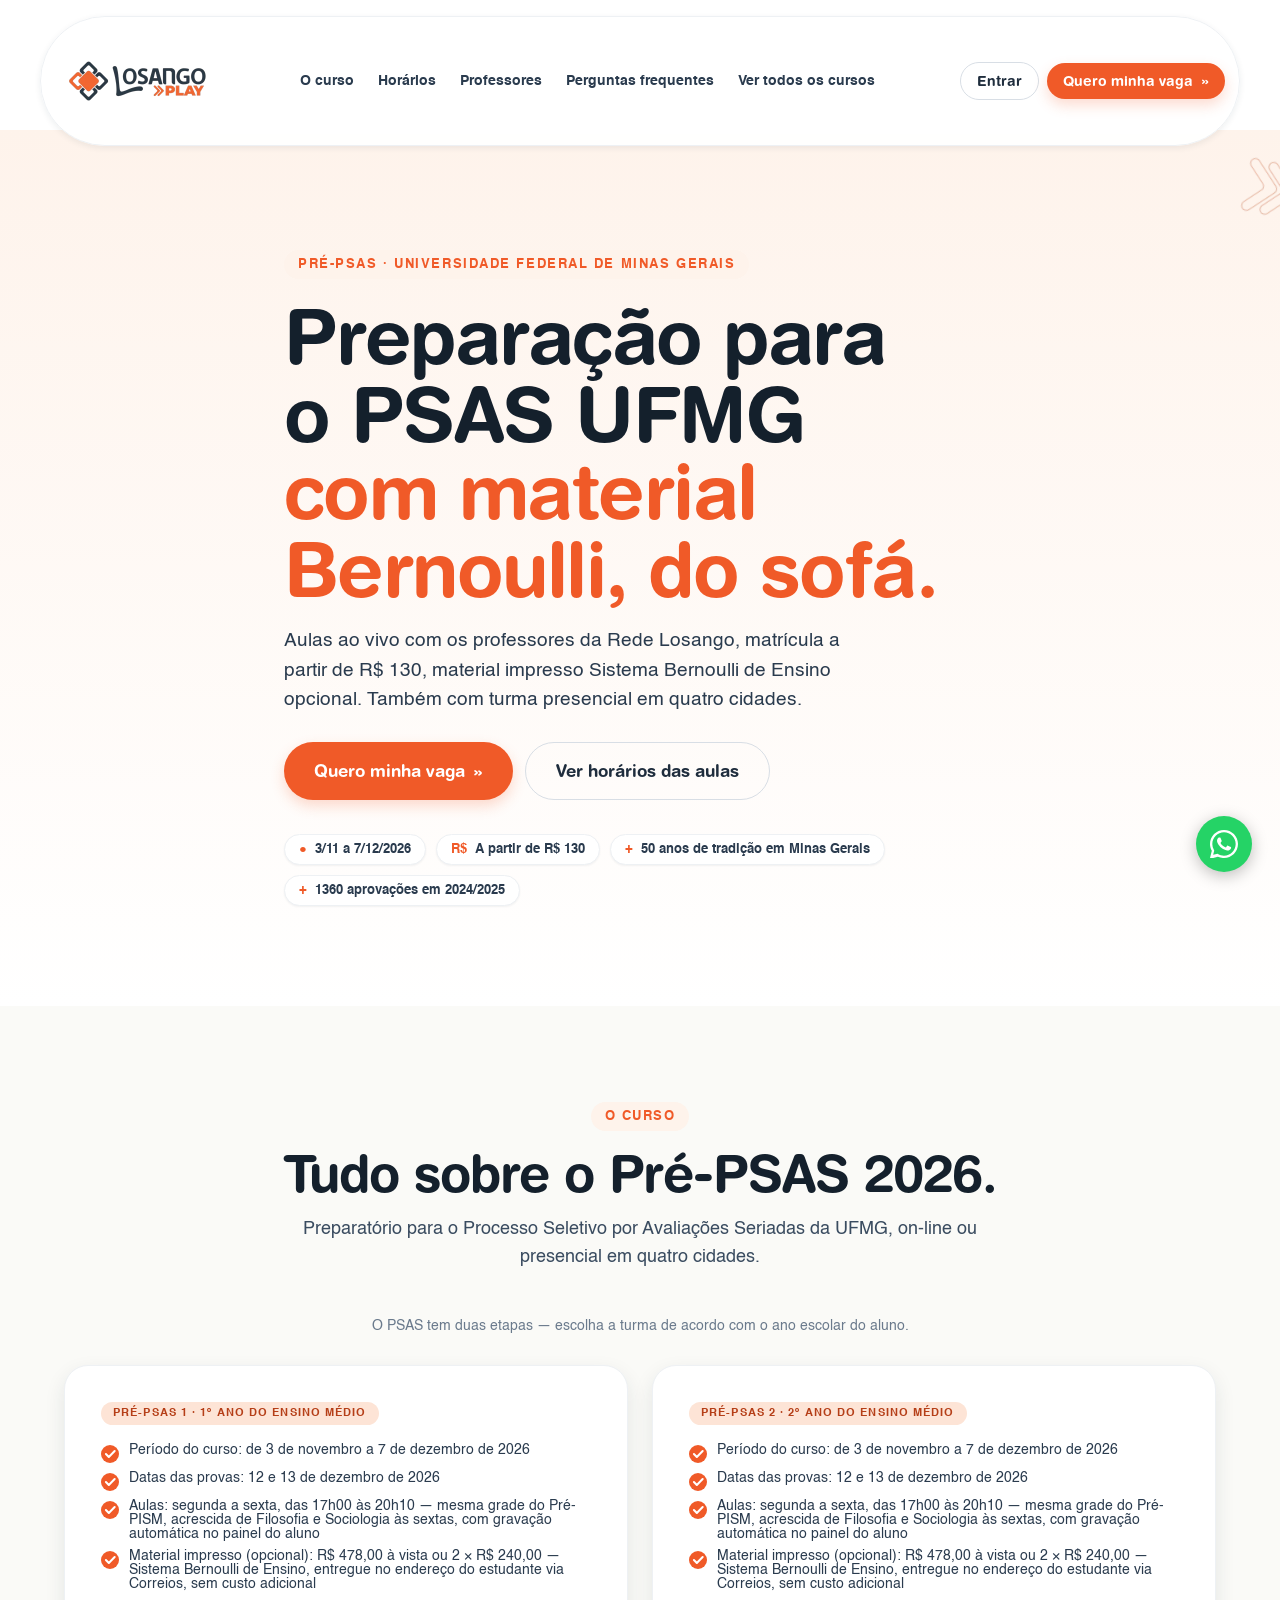
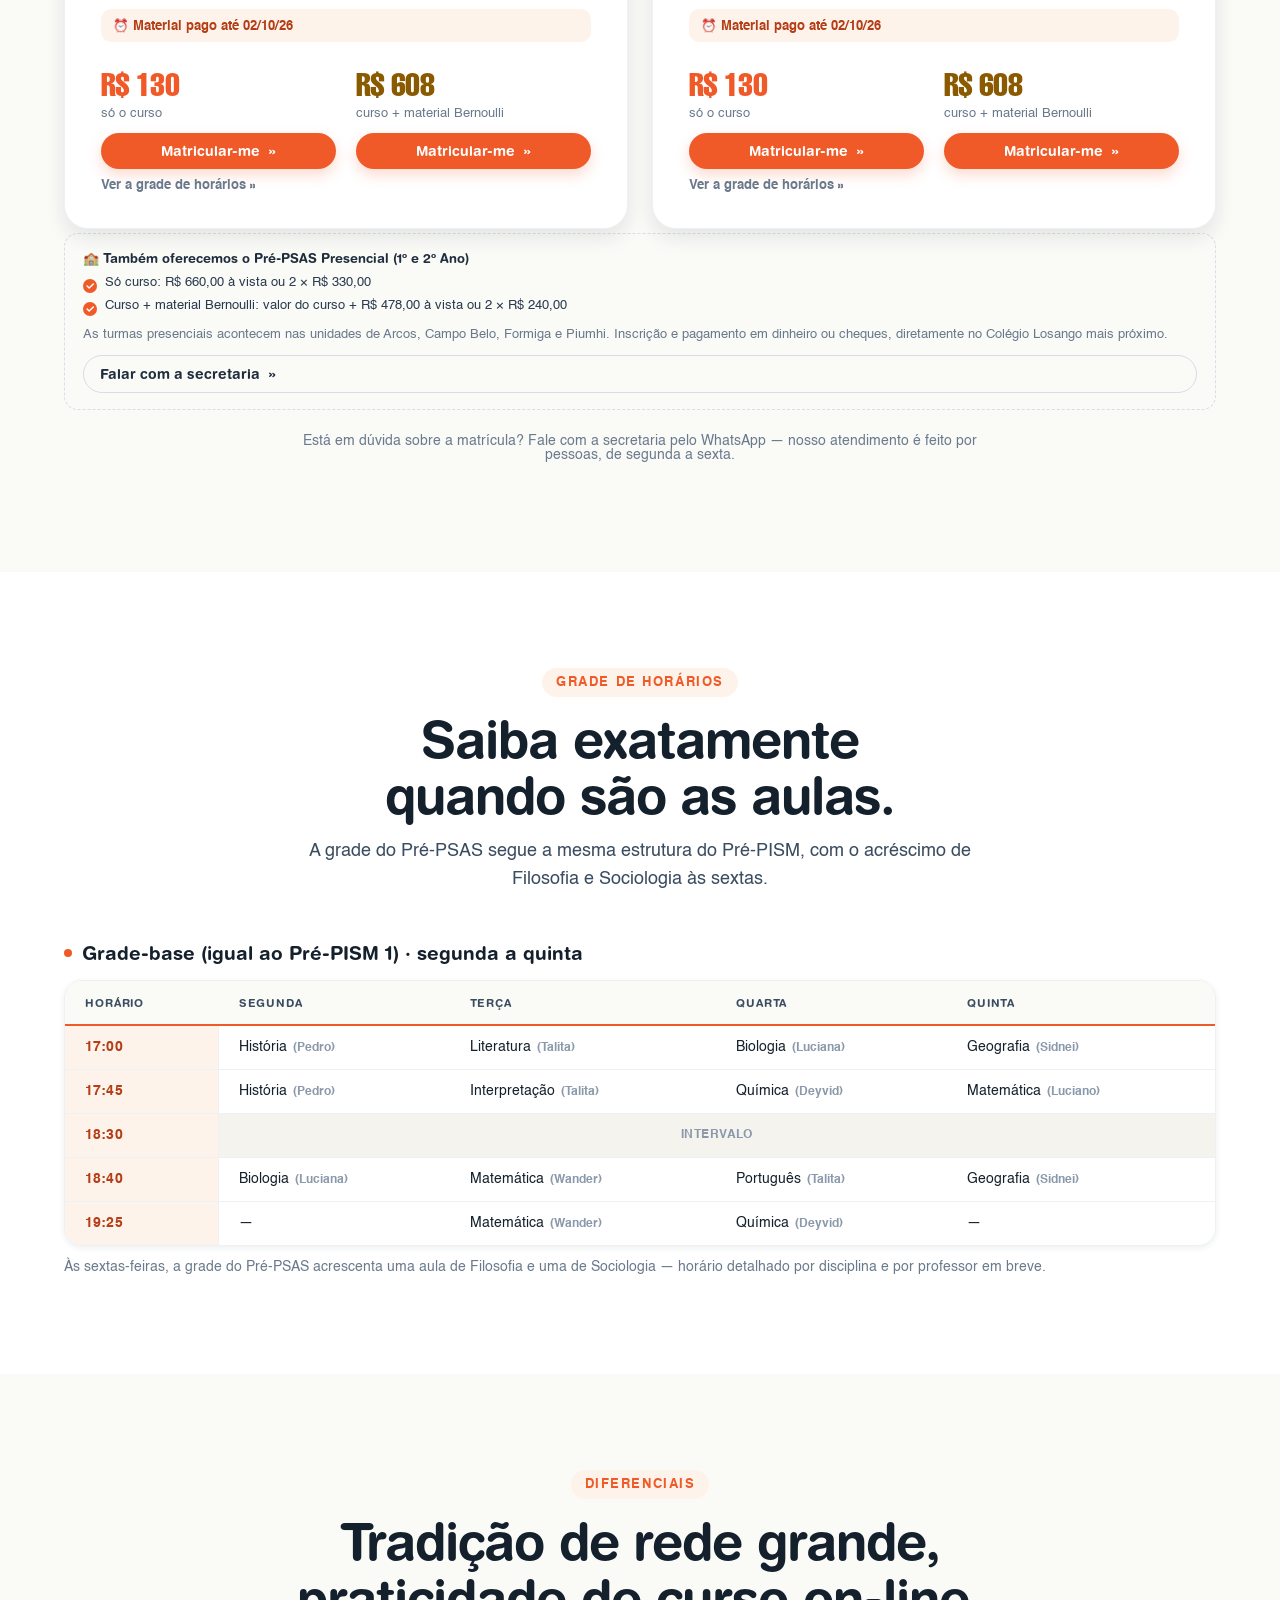
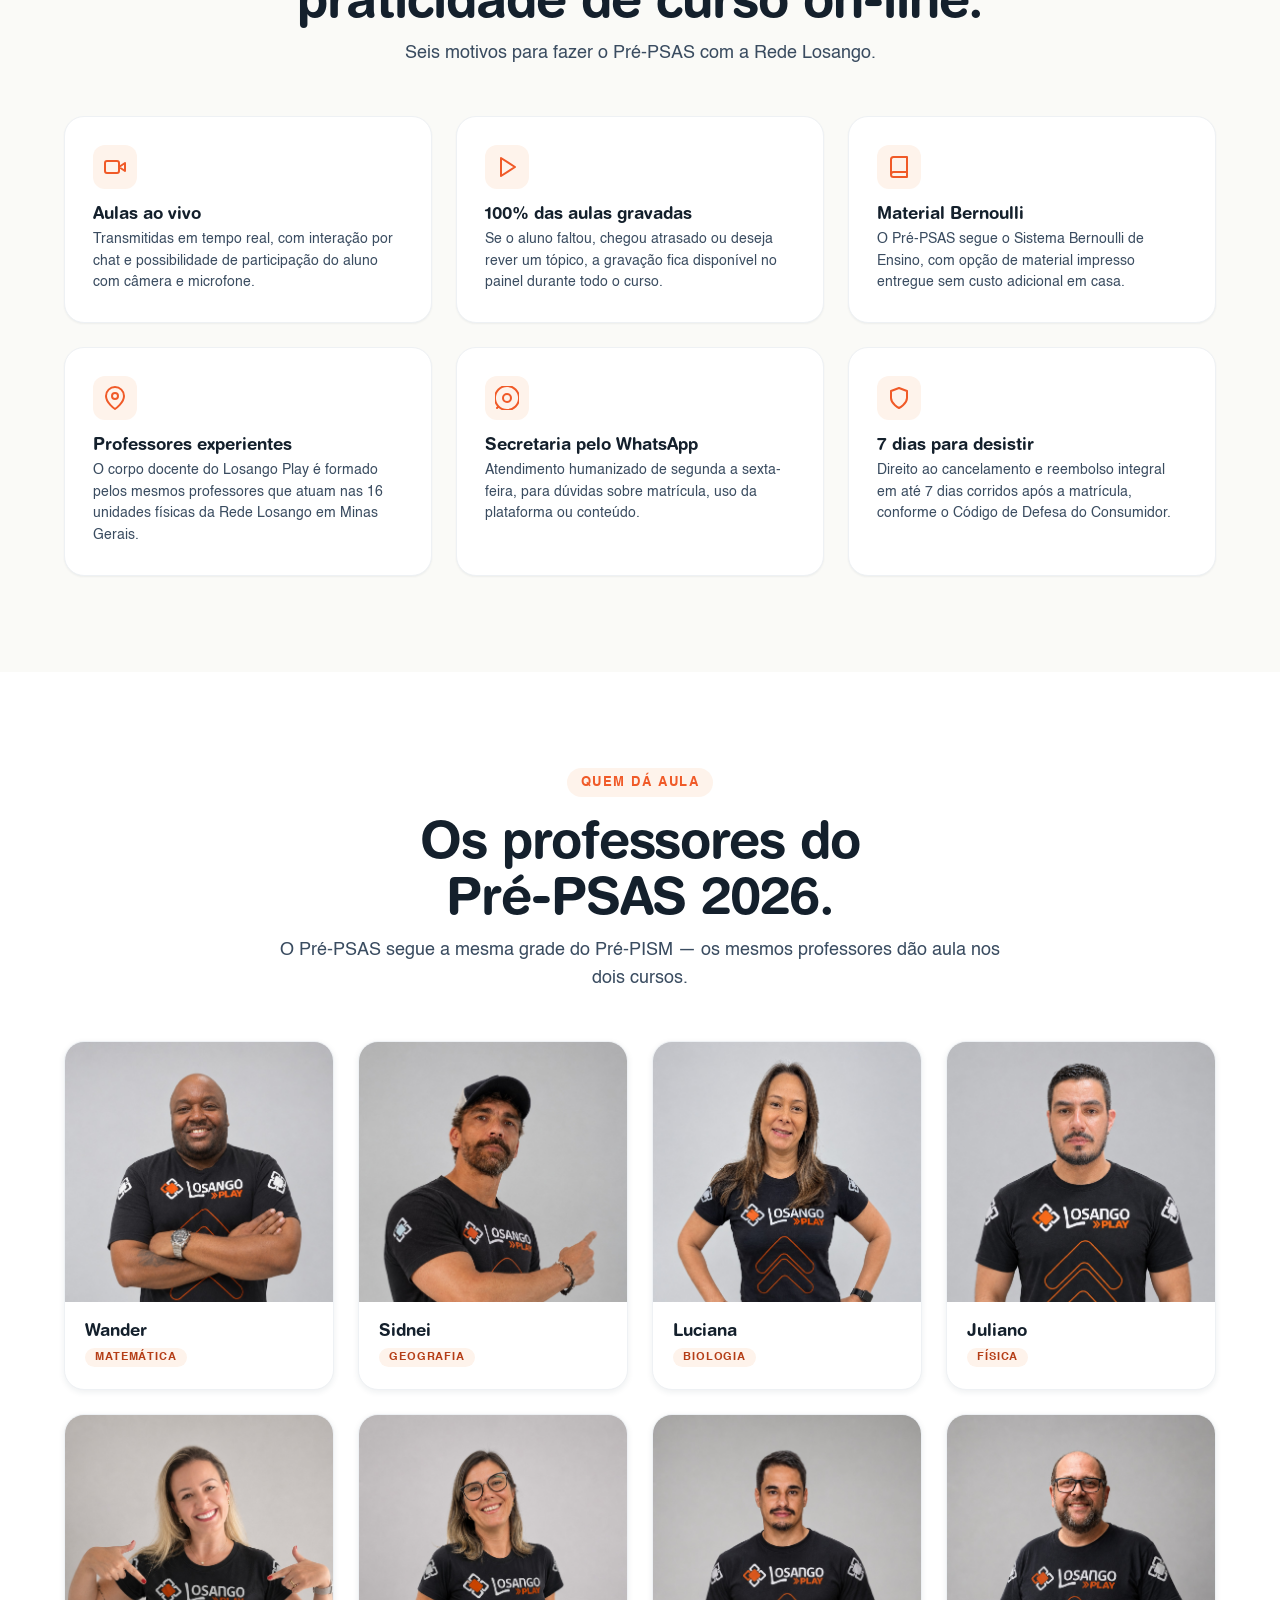
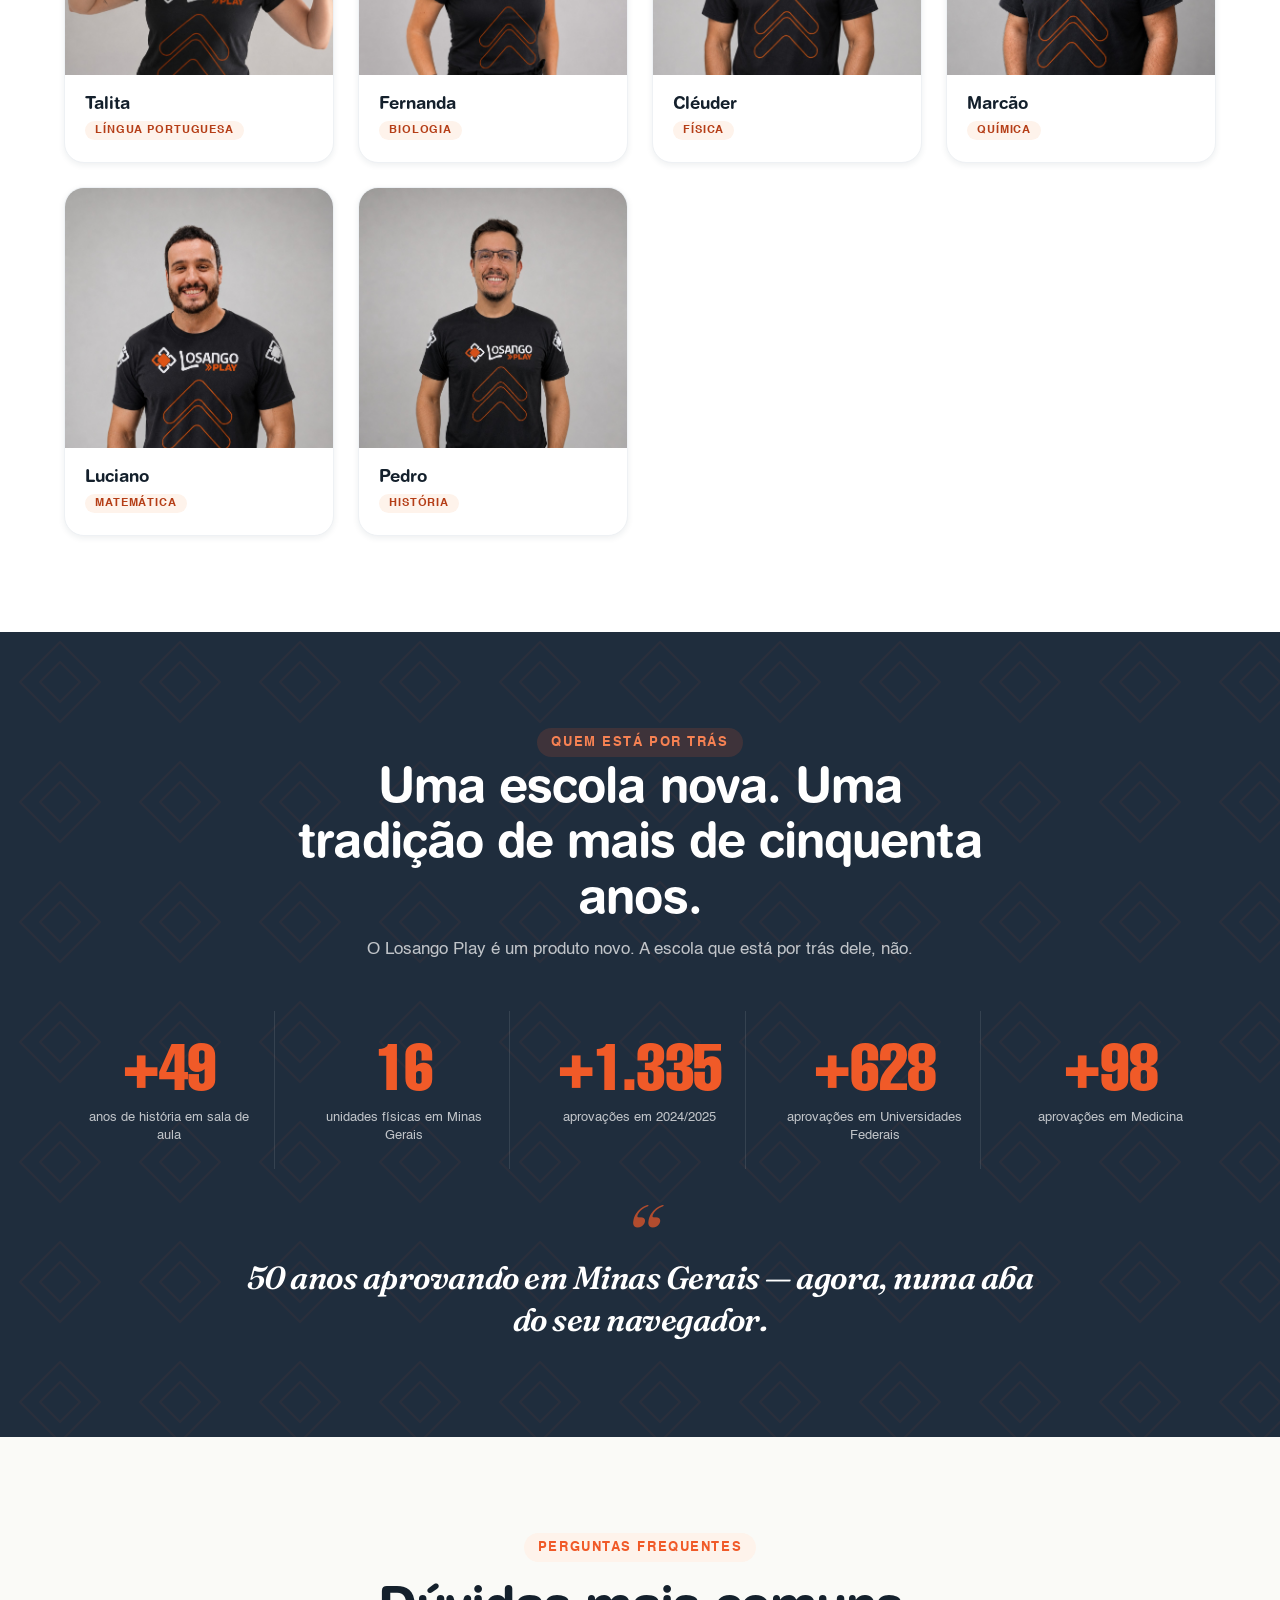
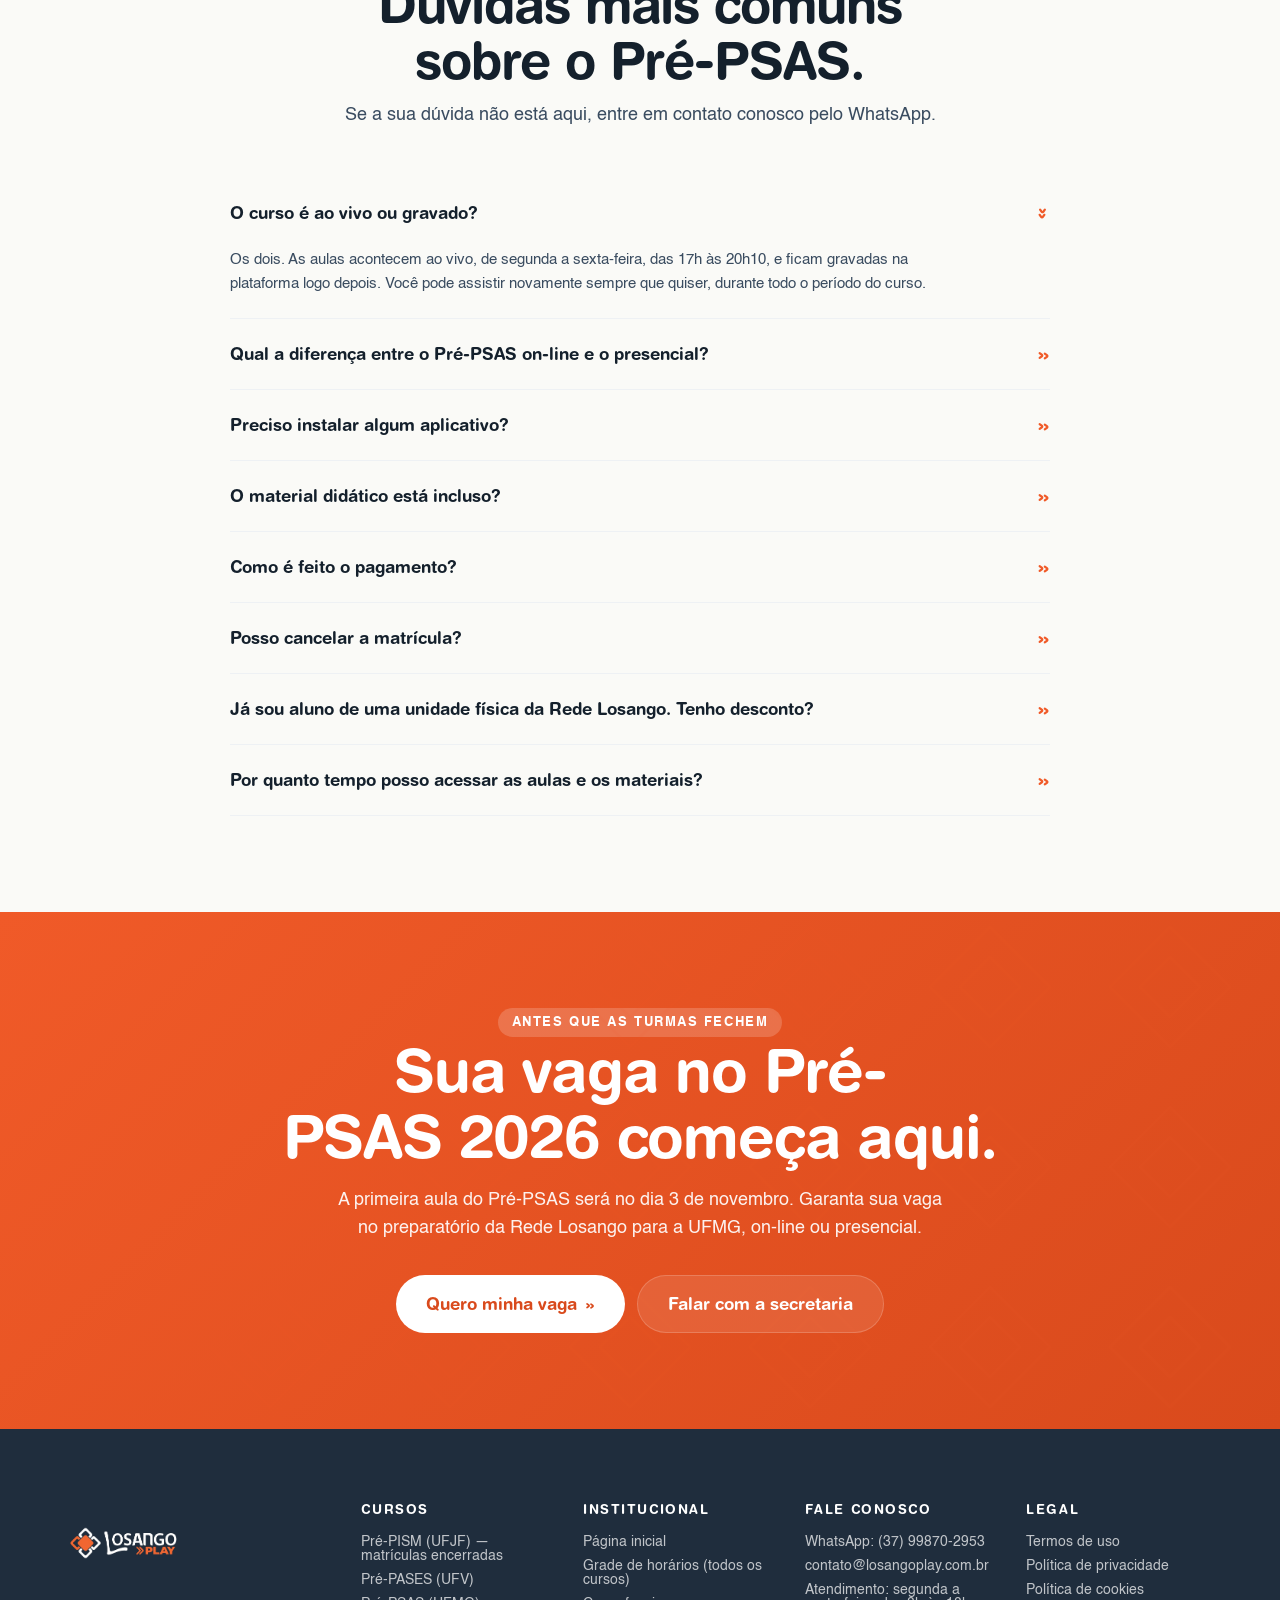
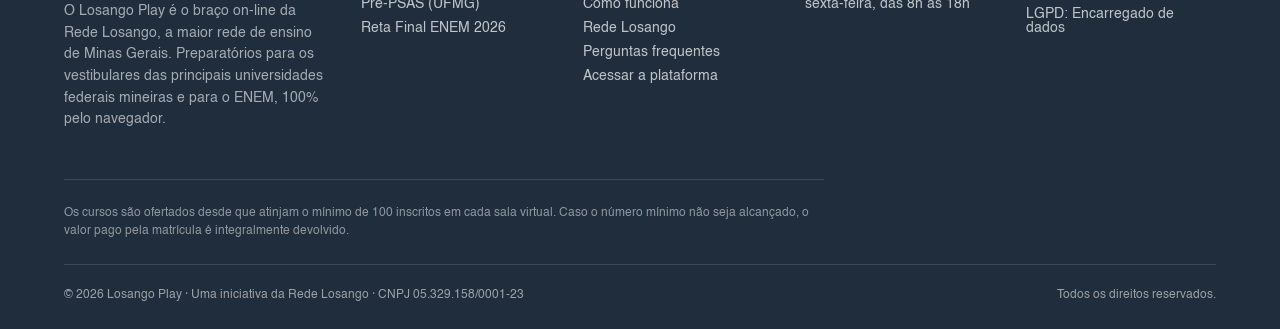
<file: pre-psas.html>
<!doctype html>
<html lang="pt-BR">
<head>
  <!-- Google Tag Manager -->
  <script>(function(w,d,s,l,i){w[l]=w[l]||[];w[l].push({'gtm.start':
  new Date().getTime(),event:'gtm.js'});var f=d.getElementsByTagName(s)[0],
  j=d.createElement(s),dl=l!='dataLayer'?'&l='+l:'';j.async=true;j.src=
  'https://www.googletagmanager.com/gtm.js?id='+i+dl;f.parentNode.insertBefore(j,f);
  })(window,document,'script','dataLayer','GTM-TNBBRC32');</script>
  <!-- End Google Tag Manager -->

  <!-- Google tag (gtag.js) -->
  <script async src="https://www.googletagmanager.com/gtag/js?id=G-2672D8NMRX"></script>
  <script>
    window.dataLayer = window.dataLayer || [];
    function gtag(){dataLayer.push(arguments);}
    gtag('js', new Date());

    gtag('config', 'G-2672D8NMRX');
  </script>
  <meta charset="utf-8">
  <meta name="viewport" content="width=device-width, initial-scale=1">
  <title>Pré-PSAS 2026: preparatório on-line para a UFMG | Losango Play</title>
  <meta name="description" content="Preparação para o PSAS UFMG com material Bernoulli, do sofá. Aulas ao vivo de 3/11 a 7/12/2026, a partir de R$ 130. Também com turma presencial. Matrículas abertas.">
  <link rel="preconnect" href="https://fonts.googleapis.com">
  <link rel="preconnect" href="https://fonts.gstatic.com" crossorigin>
  <link rel="preload" as="font" href="fonts/helvetica-rounded-bold-5871d05ead8de.woff2" type="font/woff2" crossorigin>
  <link rel="preload" as="image" href="assets/logos/losango-play-full.webp" type="image/webp">
  <link rel="stylesheet" href="css/main.css">
  <link rel="preload" as="style" href="https://fonts.googleapis.com/css2?family=Fraunces:opsz,wght@9..144,500;9..144,600;9..144,700;9..144,800&display=swap" onload="this.rel='stylesheet'">
  <noscript><link rel="stylesheet" href="https://fonts.googleapis.com/css2?family=Fraunces:opsz,wght@9..144,500;9..144,600;9..144,700;9..144,800&display=swap"></noscript>
  <link rel="icon" href="assets/logos/losango-play-icon.png">
</head>
<body>
<!-- Google Tag Manager (noscript) -->
<noscript><iframe src="https://www.googletagmanager.com/ns.html?id=GTM-TNBBRC32"
height="0" width="0" style="display:none;visibility:hidden"></iframe></noscript>
<!-- End Google Tag Manager (noscript) -->
<!-- ===================== NAV ===================== -->
<nav class="nav">
  <div class="nav-inner">
    <a href="index.html" class="nav-brand">
      <picture>
        <source srcset="assets/logos/losango-play-full.webp" type="image/webp">
        <img src="assets/logos/losango-play-full.png" alt="Losango Play" fetchpriority="high">
      </picture>
    </a>
    <div class="nav-links">
      <a href="#detalhes">O curso</a>
      <a href="#horarios-curso">Horários</a>
      <a href="#professores">Professores</a>
      <a href="#duvidas">Perguntas frequentes</a>
      <a href="index.html#curso">Ver todos os cursos</a>
    </div>
    <div class="nav-actions">
      <a href="https://alunos.losangoplay.com.br/account/login" class="btn btn-ghost btn-sm" target="_blank" rel="noopener">Entrar</a>
      <a class="btn btn-primary btn-sm" href="#matricula">Quero minha vaga <span class="chev">»</span></a>
    </div>
  </div>
</nav>

<!-- ===================== HERO ===================== -->
<section class="hero">
  <picture>
    <source srcset="assets/logos/play-chevron-outline.webp" type="image/webp">
    <img class="float-chev" src="assets/logos/play-chevron-outline.png" alt="" loading="lazy">
  </picture>
  <div class="container hero-solo">
    <span class="eyebrow">Pré-PSAS · Universidade Federal de Minas Gerais</span>
    <h1>Preparação para o PSAS UFMG <em>com material Bernoulli, do sofá.</em></h1>
    <p class="hero-lead">Aulas ao vivo com os professores da Rede Losango, matrícula a partir de R$ 130, material impresso Sistema Bernoulli de Ensino opcional. Também com turma presencial em quatro cidades.</p>
    <div class="hero-ctas">
      <a class="btn btn-primary btn-lg" href="#matricula">Quero minha vaga <span class="chev">»</span></a>
      <a href="#horarios-curso" class="btn btn-ghost btn-lg">Ver horários das aulas</a>
    </div>
    <div class="hero-trust">
      <div class="trust-chip"><span class="dot">●</span>3/11 a 7/12/2026</div>
      <div class="trust-chip"><span class="dot">R$</span>A partir de R$ 130</div>
      <div class="trust-chip"><span class="dot">+</span>50 anos de tradição em Minas Gerais</div>
      <div class="trust-chip"><span class="dot">+</span>1360 aprovações em 2024/2025</div>
    </div>
  </div>
</section>

<!-- ===================== O CURSO ===================== -->
<section class="section bg-paper2" id="detalhes">
  <div class="container">
    <div class="sec-head">
      <span class="eyebrow">O curso</span>
      <h2>Tudo sobre o Pré-PSAS 2026.</h2>
      <p>Preparatório para o Processo Seletivo por Avaliações Seriadas da UFMG, on-line ou presencial em quatro cidades.</p>
    </div>

    <p class="courses-note" style="margin-bottom:32px">O PSAS tem duas etapas — escolha a turma de acordo com o ano escolar do aluno.</p>

    <div class="course-group-grid" id="matricula">
      <div class="course" id="pre-psas-1">
        <span class="course-tag course-tag-turma">Pré-PSAS 1 · 1º Ano do Ensino Médio</span>
        <ul>
          <li>Período do curso: de 3 de novembro a 7 de dezembro de 2026</li>
          <li>Datas das provas: 12 e 13 de dezembro de 2026</li>
          <li>Aulas: segunda a sexta, das 17h00 às 20h10 — mesma grade do Pré-PISM, acrescida de Filosofia e Sociologia às sextas, com gravação automática no painel do aluno</li>
          <li>Material impresso (opcional): R$ 478,00 à vista ou 2 × R$ 240,00 — Sistema Bernoulli de Ensino, entregue no endereço do estudante via Correios, sem custo adicional</li>
        </ul>
        <p class="course-sales-note">⏰ Material pago até 02/10/26</p>
        <div class="price-options">
          <div class="price-option">
            <span class="price-option-val">R$ 130</span>
            <span class="price-option-label">só o curso</span>
            <a class="btn btn-primary btn-sm" href="https://payments.losangoplay.com.br/auth?product=pre-psas-2026-1-ano" target="_blank" rel="noopener">Matricular-me <span class="chev">»</span></a>
          </div>
          <div class="price-option price-option-alt">
            <span class="price-option-val">R$ 608</span>
            <span class="price-option-label">curso + material Bernoulli</span>
            <a class="btn btn-primary btn-sm" href="https://payments.losangoplay.com.br/auth?product=pre-psas-2026-material-1-ano" target="_blank" rel="noopener">Matricular-me <span class="chev">»</span></a>
          </div>
        </div>
        <p class="course-schedule-link"><a href="#horarios-curso">Ver a grade de horários »</a></p>
      </div>
      <div class="course" id="pre-psas-2">
        <span class="course-tag course-tag-turma">Pré-PSAS 2 · 2º Ano do Ensino Médio</span>
        <ul>
          <li>Período do curso: de 3 de novembro a 7 de dezembro de 2026</li>
          <li>Datas das provas: 12 e 13 de dezembro de 2026</li>
          <li>Aulas: segunda a sexta, das 17h00 às 20h10 — mesma grade do Pré-PISM, acrescida de Filosofia e Sociologia às sextas, com gravação automática no painel do aluno</li>
          <li>Material impresso (opcional): R$ 478,00 à vista ou 2 × R$ 240,00 — Sistema Bernoulli de Ensino, entregue no endereço do estudante via Correios, sem custo adicional</li>
        </ul>
        <p class="course-sales-note">⏰ Material pago até 02/10/26</p>
        <div class="price-options">
          <div class="price-option">
            <span class="price-option-val">R$ 130</span>
            <span class="price-option-label">só o curso</span>
            <a class="btn btn-primary btn-sm" href="https://payments.losangoplay.com.br/auth?product=pre-psas-2026-2-ano" target="_blank" rel="noopener">Matricular-me <span class="chev">»</span></a>
          </div>
          <div class="price-option price-option-alt">
            <span class="price-option-val">R$ 608</span>
            <span class="price-option-label">curso + material Bernoulli</span>
            <a class="btn btn-primary btn-sm" href="https://payments.losangoplay.com.br/auth?product=pre-psas-2026-material-2-ano" target="_blank" rel="noopener">Matricular-me <span class="chev">»</span></a>
          </div>
        </div>
        <p class="course-schedule-link"><a href="#horarios-curso">Ver a grade de horários »</a></p>
      </div>
    </div>

    <div class="course-presencial" style="max-width:none">
      <div class="course-presencial-title">🏫 Também oferecemos o Pré-PSAS Presencial (1º e 2º Ano)</div>
      <ul>
        <li>Só curso: R$ 660,00 à vista ou 2 × R$ 330,00</li>
        <li>Curso + material Bernoulli: valor do curso + R$ 478,00 à vista ou 2 × R$ 240,00</li>
      </ul>
      <p class="course-presencial-obs">As turmas presenciais acontecem nas unidades de Arcos, Campo Belo, Formiga e Piumhi. Inscrição e pagamento em dinheiro ou cheques, diretamente no Colégio Losango mais próximo.</p>
      <a class="btn btn-ghost btn-sm" href="https://wa.me/5537998702953?text=Ol%C3%A1%21%20Quero%20falar%20sobre%20o%20Pr%C3%A9-PSAS%20Presencial%20%28Arcos%2C%20Campo%20Belo%2C%20Formiga%20ou%20Piumhi%29." target="_blank" rel="noopener">Falar com a secretaria <span class="chev">»</span></a>
    </div>

    <p class="courses-note">
      Está em dúvida sobre a matrícula? Fale com a secretaria pelo WhatsApp — nosso atendimento é feito por pessoas, de segunda a sexta.
    </p>
  </div>
</section>

<!-- ===================== HORÁRIOS ===================== -->
<section class="section" id="horarios-curso">
  <div class="container">
    <div class="sec-head">
      <span class="eyebrow">Grade de horários</span>
      <h2>Saiba exatamente quando são as aulas.</h2>
      <p>A grade do Pré-PSAS segue a mesma estrutura do Pré-PISM, com o acréscimo de Filosofia e Sociologia às sextas.</p>
    </div>

    <div class="schedule-block">
      <h3 class="schedule-title">Grade-base (igual ao Pré-PISM 1) · segunda a quinta</h3>
      <div class="schedule-table-wrap">
        <table class="schedule-table">
          <thead>
            <tr><th>Horário</th><th>Segunda</th><th>Terça</th><th>Quarta</th><th>Quinta</th></tr>
          </thead>
          <tbody>
            <tr><td>17:00</td><td>História <small>(Pedro)</small></td><td>Literatura <small>(Talita)</small></td><td>Biologia <small>(Luciana)</small></td><td>Geografia <small>(Sidnei)</small></td></tr>
            <tr><td>17:45</td><td>História <small>(Pedro)</small></td><td>Interpretação <small>(Talita)</small></td><td>Química <small>(Deyvid)</small></td><td>Matemática <small>(Luciano)</small></td></tr>
            <tr><td>18:30</td><td colspan="4" class="schedule-break">Intervalo</td></tr>
            <tr><td>18:40</td><td>Biologia <small>(Luciana)</small></td><td>Matemática <small>(Wander)</small></td><td>Português <small>(Talita)</small></td><td>Geografia <small>(Sidnei)</small></td></tr>
            <tr><td>19:25</td><td>—</td><td>Matemática <small>(Wander)</small></td><td>Química <small>(Deyvid)</small></td><td>—</td></tr>
          </tbody>
        </table>
      </div>
      <p class="schedule-note">Às sextas-feiras, a grade do Pré-PSAS acrescenta uma aula de Filosofia e uma de Sociologia — horário detalhado por disciplina e por professor em breve.</p>
    </div>
  </div>
</section>

<!-- ===================== DIFERENCIAIS ===================== -->
<section class="section bg-paper2">
  <div class="container">
    <div class="sec-head">
      <span class="eyebrow">Diferenciais</span>
      <h2>Tradição de rede grande, praticidade de curso on-line.</h2>
      <p>Seis motivos para fazer o Pré-PSAS com a Rede Losango.</p>
    </div>
    <div class="benefits">
      <div class="benefit">
        <div class="ic">
          <svg viewBox="0 0 24 24" fill="none" stroke="currentColor" stroke-width="2" stroke-linecap="round" stroke-linejoin="round" width="24" height="24"><rect x="2" y="6" width="14" height="12" rx="2"/><path d="m22 8-6 4 6 4z"/></svg>
        </div>
        <h4>Aulas ao vivo</h4>
        <p>Transmitidas em tempo real, com interação por chat e possibilidade de participação do aluno com câmera e microfone.</p>
      </div>
      <div class="benefit">
        <div class="ic">
          <svg viewBox="0 0 24 24" fill="none" stroke="currentColor" stroke-width="2" stroke-linecap="round" stroke-linejoin="round" width="24" height="24"><polygon points="6 3 20 12 6 21 6 3"/></svg>
        </div>
        <h4>100% das aulas gravadas</h4>
        <p>Se o aluno faltou, chegou atrasado ou deseja rever um tópico, a gravação fica disponível no painel durante todo o curso.</p>
      </div>
      <div class="benefit">
        <div class="ic">
          <svg viewBox="0 0 24 24" fill="none" stroke="currentColor" stroke-width="2" stroke-linecap="round" stroke-linejoin="round" width="24" height="24"><path d="M4 19.5v-15A2.5 2.5 0 0 1 6.5 2H20v20H6.5a2.5 2.5 0 0 1 0-5H20"/></svg>
        </div>
        <h4>Material Bernoulli</h4>
        <p>O Pré-PSAS segue o Sistema Bernoulli de Ensino, com opção de material impresso entregue sem custo adicional em casa.</p>
      </div>
      <div class="benefit">
        <div class="ic">
          <svg viewBox="0 0 24 24" fill="none" stroke="currentColor" stroke-width="2" stroke-linecap="round" stroke-linejoin="round" width="24" height="24"><path d="M21 10c0 7-9 13-9 13s-9-6-9-13a9 9 0 0 1 18 0Z"/><circle cx="12" cy="10" r="3"/></svg>
        </div>
        <h4>Professores experientes</h4>
        <p>O corpo docente do Losango Play é formado pelos mesmos professores que atuam nas 16 unidades físicas da Rede Losango em Minas Gerais.</p>
      </div>
      <div class="benefit">
        <div class="ic">
          <svg viewBox="0 0 24 24" fill="none" stroke="currentColor" stroke-width="2" stroke-linecap="round" stroke-linejoin="round" width="24" height="24"><path d="M20.52 3.48A12 12 0 0 0 3.48 20.52L2 22l1.48-1.48A12 12 0 1 0 20.52 3.48z"/><circle cx="12" cy="12" r="4"/></svg>
        </div>
        <h4>Secretaria pelo WhatsApp</h4>
        <p>Atendimento humanizado de segunda a sexta-feira, para dúvidas sobre matrícula, uso da plataforma ou conteúdo.</p>
      </div>
      <div class="benefit">
        <div class="ic">
          <svg viewBox="0 0 24 24" fill="none" stroke="currentColor" stroke-width="2" stroke-linecap="round" stroke-linejoin="round" width="24" height="24"><path d="M12 22s8-4 8-10V5l-8-3-8 3v7c0 6 8 10 8 10z"/></svg>
        </div>
        <h4>7 dias para desistir</h4>
        <p>Direito ao cancelamento e reembolso integral em até 7 dias corridos após a matrícula, conforme o Código de Defesa do Consumidor.</p>
      </div>
    </div>
  </div>
</section>

<!-- ===================== PROFESSORES ===================== -->
<section class="section" id="professores">
  <div class="container">
    <div class="sec-head">
      <span class="eyebrow">Quem dá aula</span>
      <h2>Os professores do Pré-PSAS 2026.</h2>
      <p>O Pré-PSAS segue a mesma grade do Pré-PISM — os mesmos professores dão aula nos dois cursos.</p>
    </div>
    <div class="teachers">
      <div class="teacher-card">
        <div class="teacher-photo"><img src="assets/professores/pism-2026/wander.jpg" alt="Professor Wander" loading="lazy"></div>
        <div class="teacher-info">
          <h4 class="teacher-name">Wander</h4>
          <span class="teacher-subject">Matemática</span>
        </div>
      </div>
      <div class="teacher-card">
        <div class="teacher-photo"><img src="assets/professores/pism-2026/sidnei.jpg" alt="Professor Sidnei" loading="lazy"></div>
        <div class="teacher-info">
          <h4 class="teacher-name">Sidnei</h4>
          <span class="teacher-subject">Geografia</span>
        </div>
      </div>
      <div class="teacher-card">
        <div class="teacher-photo"><img src="assets/professores/pism-2026/luciana.jpg" alt="Professora Luciana" loading="lazy"></div>
        <div class="teacher-info">
          <h4 class="teacher-name">Luciana</h4>
          <span class="teacher-subject">Biologia</span>
        </div>
      </div>
      <div class="teacher-card">
        <div class="teacher-photo"><img src="assets/professores/pism-2026/juliano.jpg" alt="Professor Juliano" loading="lazy"></div>
        <div class="teacher-info">
          <h4 class="teacher-name">Juliano</h4>
          <span class="teacher-subject">Física</span>
        </div>
      </div>
      <div class="teacher-card">
        <div class="teacher-photo"><img src="assets/professores/pism-2026/talita.jpg" alt="Professora Talita" loading="lazy"></div>
        <div class="teacher-info">
          <h4 class="teacher-name">Talita</h4>
          <span class="teacher-subject">Língua Portuguesa</span>
        </div>
      </div>
      <div class="teacher-card">
        <div class="teacher-photo"><img src="assets/professores/pism-2026/fernanda.jpg" alt="Professora Fernanda" loading="lazy"></div>
        <div class="teacher-info">
          <h4 class="teacher-name">Fernanda</h4>
          <span class="teacher-subject">Biologia</span>
        </div>
      </div>
      <div class="teacher-card">
        <div class="teacher-photo"><img src="assets/professores/pism-2026/cleuder.jpg" alt="Professor Cléuder" loading="lazy"></div>
        <div class="teacher-info">
          <h4 class="teacher-name">Cléuder</h4>
          <span class="teacher-subject">Física</span>
        </div>
      </div>
      <div class="teacher-card">
        <div class="teacher-photo"><img src="assets/professores/pism-2026/marcao.jpg" alt="Professor Marcão" loading="lazy"></div>
        <div class="teacher-info">
          <h4 class="teacher-name">Marcão</h4>
          <span class="teacher-subject">Química</span>
        </div>
      </div>
      <div class="teacher-card">
        <div class="teacher-photo"><img src="assets/professores/pism-2026/luciano.jpg" alt="Professor Luciano" loading="lazy"></div>
        <div class="teacher-info">
          <h4 class="teacher-name">Luciano</h4>
          <span class="teacher-subject">Matemática</span>
        </div>
      </div>
      <div class="teacher-card">
        <div class="teacher-photo"><img src="assets/professores/pism-2026/pedro.jpg" alt="Professor Pedro" loading="lazy"></div>
        <div class="teacher-info">
          <h4 class="teacher-name">Pedro</h4>
          <span class="teacher-subject">História</span>
        </div>
      </div>
    </div>
  </div>
</section>

<!-- ===================== NÚMEROS ===================== -->
<section class="numbers-block" id="rede">
  <div class="container">
    <div class="numbers-head">
      <span class="eyebrow" style="color:#F78253;background:rgba(240,90,40,.15)">Quem está por trás</span>
      <h2>Uma escola nova. Uma tradição de mais de cinquenta anos.</h2>
      <p>O Losango Play é um produto novo. A escola que está por trás dele, não.</p>
    </div>
    <div class="numbers">
      <div class="num">
        <div class="v" data-count="50" data-prefix="+">0</div>
        <div class="l">anos de história em sala de aula</div>
      </div>
      <div class="num">
        <div class="v" data-count="16">0</div>
        <div class="l">unidades físicas em Minas Gerais</div>
      </div>
      <div class="num">
        <div class="v" data-count="1360" data-prefix="+">0</div>
        <div class="l">aprovações em 2024/2025</div>
      </div>
      <div class="num">
        <div class="v" data-count="640" data-prefix="+">0</div>
        <div class="l">aprovações em Universidades Federais</div>
      </div>
      <div class="num">
        <div class="v" data-count="100" data-prefix="+">0</div>
        <div class="l">aprovações em Medicina</div>
      </div>
    </div>
    <p class="quote-block">50 anos aprovando em Minas Gerais — agora, numa aba do seu navegador.</p>
  </div>
</section>

<!-- ===================== FAQ ===================== -->
<section class="section bg-paper2" id="duvidas">
  <div class="container">
    <div class="sec-head">
      <span class="eyebrow">Perguntas frequentes</span>
      <h2>Dúvidas mais comuns sobre o Pré-PSAS.</h2>
      <p>Se a sua dúvida não está aqui, entre em contato conosco pelo WhatsApp.</p>
    </div>
    <div class="faq">
      <details class="faq-item" open>
        <summary>O curso é ao vivo ou gravado?<span class="chev">»</span></summary>
        <div class="a">Os dois. As aulas acontecem ao vivo, de segunda a sexta-feira, das 17h às 20h10, e ficam gravadas na plataforma logo depois. Você pode assistir novamente sempre que quiser, durante todo o período do curso.</div>
      </details>
      <details class="faq-item">
        <summary>Qual a diferença entre o Pré-PSAS on-line e o presencial?<span class="chev">»</span></summary>
        <div class="a">O on-line acontece ao vivo pela plataforma, com matrícula e pagamento direto no site. O presencial acontece nas unidades de Arcos, Campo Belo, Formiga e Piumhi, com inscrição e pagamento (em dinheiro ou cheques) diretamente no Colégio Losango mais próximo.</div>
      </details>
      <details class="faq-item">
        <summary>Preciso instalar algum aplicativo?<span class="chev">»</span></summary>
        <div class="a">Não, para o curso on-line. Todo o acesso acontece dentro do losangoplay.com.br, diretamente pelo navegador. A plataforma funciona no computador, no celular e no tablet.</div>
      </details>
      <details class="faq-item">
        <summary>O material didático está incluso?<span class="chev">»</span></summary>
        <div class="a">O conteúdo do Pré-PSAS segue o Sistema Bernoulli de Ensino. O material impresso é opcional, por R$ 478,00 à vista ou 2 × R$ 240,00, entregue sem custo adicional no endereço do estudante — pago até 02/10/26.</div>
      </details>
      <details class="faq-item">
        <summary>Como é feito o pagamento?<span class="chev">»</span></summary>
        <div class="a">No curso on-line, a matrícula é paga diretamente no site, por meio do Mercado Pago, em cartão de crédito, Pix ou boleto bancário. No presencial, o pagamento é feito em dinheiro ou cheques, na tesouraria do Colégio Losango mais próximo.</div>
      </details>
      <details class="faq-item">
        <summary>Posso cancelar a matrícula?<span class="chev">»</span></summary>
        <div class="a">Sim. Você tem até 7 dias corridos após a confirmação da matrícula para solicitar o cancelamento e o reembolso integral, conforme o Código de Defesa do Consumidor. Após esse prazo, cancelamentos são analisados caso a caso pela secretaria.</div>
      </details>
      <details class="faq-item">
        <summary>Já sou aluno de uma unidade física da Rede Losango. Tenho desconto?<span class="chev">»</span></summary>
        <div class="a">Sim. Alunos matriculados em qualquer uma das 16 unidades da Rede Losango contam com condição especial no Losango Play. Consulte a secretaria da sua escola ou entre em contato conosco pelo WhatsApp para receber os detalhes.</div>
      </details>
      <details class="faq-item">
        <summary>Por quanto tempo posso acessar as aulas e os materiais?<span class="chev">»</span></summary>
        <div class="a">O acesso ao Pré-PSAS on-line permanece liberado até o encerramento do curso, em 7 de dezembro de 2026.</div>
      </details>
    </div>
  </div>
</section>

<!-- ===================== CTA FINAL ===================== -->
<section class="final-cta" id="cta-final">
  <div class="container" id="cta-content">
    <span class="eyebrow" style="color:#fff;background:rgba(255,255,255,.18)">Antes que as turmas fechem</span>
    <h2>Sua vaga no Pré-PSAS 2026 começa aqui.</h2>
    <p>A primeira aula do Pré-PSAS será no dia 3 de novembro. Garanta sua vaga no preparatório da Rede Losango para a UFMG, on-line ou presencial.</p>
    <div class="hero-ctas" style="justify-content:center">
      <a class="btn btn-lg" style="background:#fff;color:#D94A1C;font-weight:800" href="#matricula">Quero minha vaga <span class="chev">»</span></a>
      <a class="btn btn-lg btn-on-dark" href="https://wa.me/5537998702953" target="_blank" rel="noopener">Falar com a secretaria</a>
    </div>
  </div>
</section>

<!-- ===================== FOOTER ===================== -->
<footer class="footer">
  <div class="container">
    <div class="footer-grid">
      <div class="footer-brand">
        <picture>
          <source srcset="assets/logos/losango-play-full-white.webp" type="image/webp">
          <img src="assets/logos/losango-play-full-white.png" alt="Losango Play" loading="lazy">
        </picture>
        <p>O Losango Play é o braço on-line da Rede Losango, a maior rede de ensino de Minas Gerais. Preparatórios para os vestibulares das principais universidades federais mineiras e para o ENEM, 100% pelo navegador.</p>
      </div>
      <div>
        <h5>Cursos</h5>
        <ul>
          <li><a href="pre-pism.html">Pré-PISM (UFJF) — matrículas encerradas</a></li>
          <li><a href="pre-pases.html">Pré-PASES (UFV)</a></li>
          <li><a href="pre-psas.html">Pré-PSAS (UFMG)</a></li>
          <li><a href="reta-final.html">Reta Final ENEM 2026</a></li>
        </ul>
      </div>
      <div>
        <h5>Institucional</h5>
        <ul>
          <li><a href="index.html">Página inicial</a></li>
          <li><a href="index.html#horarios">Grade de horários (todos os cursos)</a></li>
          <li><a href="index.html#como">Como funciona</a></li>
          <li><a href="#rede">Rede Losango</a></li>
          <li><a href="#duvidas">Perguntas frequentes</a></li>
          <li><a href="https://alunos.losangoplay.com.br/account/login" target="_blank" rel="noopener">Acessar a plataforma</a></li>
        </ul>
      </div>
      <div>
        <h5>Fale conosco</h5>
        <ul>
          <li><a href="https://wa.me/5537998702953" target="_blank" rel="noopener">WhatsApp: (37) 99870-2953</a></li>
          <li><a href="mailto:contato@losangoplay.com.br">contato@losangoplay.com.br</a></li>
          <li>Atendimento: segunda a sexta-feira, das 8h às 18h</li>
        </ul>
      </div>
      <div>
        <h5>Legal</h5>
        <ul>
          <li><a href="termos-de-uso.html">Termos de uso</a></li>
          <li><a href="politica-de-privacidade.html">Política de privacidade</a></li>
          <li><a href="politica-de-cookies.html">Política de cookies</a></li>
          <li><a href="lgpd-encarregado.html">LGPD: Encarregado de dados</a></li>
        </ul>
      </div>
    </div>
    <p class="footer-note">Os cursos são ofertados desde que atinjam o mínimo de 100 inscritos em cada sala virtual. Caso o número mínimo não seja alcançado, o valor pago pela matrícula é integralmente devolvido.</p>
    <div class="footer-bottom">
      <div>© 2026 Losango Play · Uma iniciativa da Rede Losango · CNPJ 05.329.158/0001-23</div>
      <div>Todos os direitos reservados.</div>
    </div>
  </div>
</footer>

<!-- Botão WhatsApp flutuante -->
<a class="whatsapp-float" href="https://wa.me/5537998702953" target="_blank" rel="noopener" aria-label="Fale conosco pelo WhatsApp">
  <svg xmlns="http://www.w3.org/2000/svg" viewBox="0 0 24 24" width="28" height="28" fill="currentColor"><path d="M17.472 14.382c-.297-.149-1.758-.867-2.03-.967-.273-.099-.471-.148-.67.15-.197.297-.767.966-.94 1.164-.173.199-.347.223-.644.075-.297-.15-1.255-.463-2.39-1.475-.883-.788-1.48-1.761-1.653-2.059-.173-.297-.018-.458.13-.606.134-.133.298-.347.446-.52.149-.174.198-.298.298-.497.099-.198.05-.371-.025-.52-.075-.149-.669-1.612-.916-2.207-.242-.579-.487-.5-.669-.51-.173-.008-.371-.01-.57-.01-.198 0-.52.074-.792.372-.272.297-1.04 1.016-1.04 2.479 0 1.462 1.065 2.875 1.213 3.074.149.198 2.096 3.2 5.077 4.487.709.306 1.262.489 1.694.625.712.227 1.36.195 1.871.118.571-.085 1.758-.719 2.006-1.413.248-.694.248-1.289.173-1.413-.074-.124-.272-.198-.57-.347z"/><path d="M12 0C5.373 0 0 5.373 0 12c0 2.137.564 4.143 1.546 5.876L.057 23.882a.5.5 0 0 0 .61.61l6.109-1.478A11.955 11.955 0 0 0 12 24c6.627 0 12-5.373 12-12S18.627 0 12 0zm0 22c-1.895 0-3.663-.523-5.176-1.432l-.362-.216-3.747.906.922-3.645-.236-.374A9.96 9.96 0 0 1 2 12C2 6.477 6.477 2 12 2s10 4.477 10 10-4.477 10-10 10z"/></svg>
</a>

<script src="js/main.js"></script>
<!-- Connected Sites -->
<script>
if(window._mtmReady){
  console.error('Connected sites script already loaded. You might have it dupplicated.');
} else {
  window._mtmReady=true;
  var _mtm = window._mtm = window._mtm || [];
  _mtm.push({'mtm.startTime': (new Date().getTime()), 'event': 'mtm.Start'});
  var d=document, g=d.createElement('script'), s=d.getElementsByTagName('script')[0];
  g.async=true; g.defer=true; g.src='https://egoi.site/1771482_losangoplay.com.br.js?v='+new Date().getTime();
  s.parentNode.insertBefore(g,s);
}
</script>
<!-- End Connected Sites -->
</body>
</html>
</file>
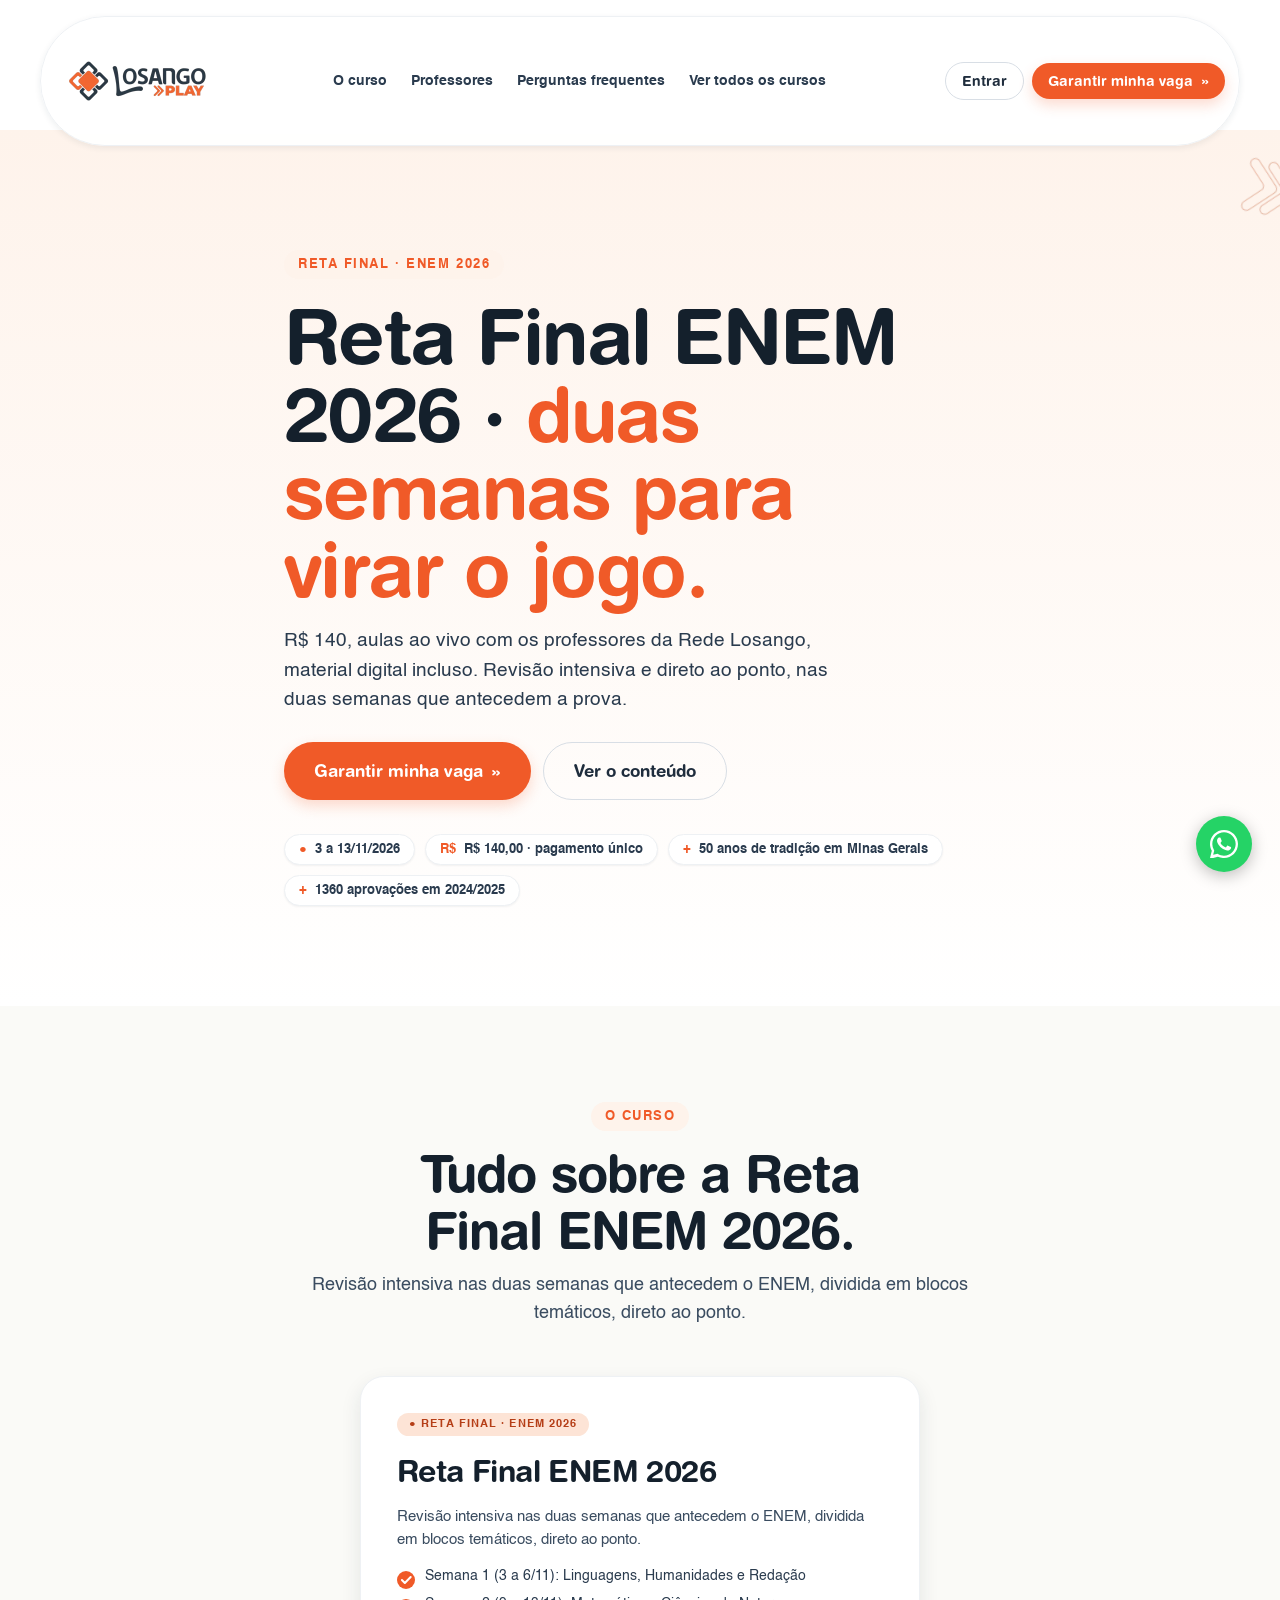
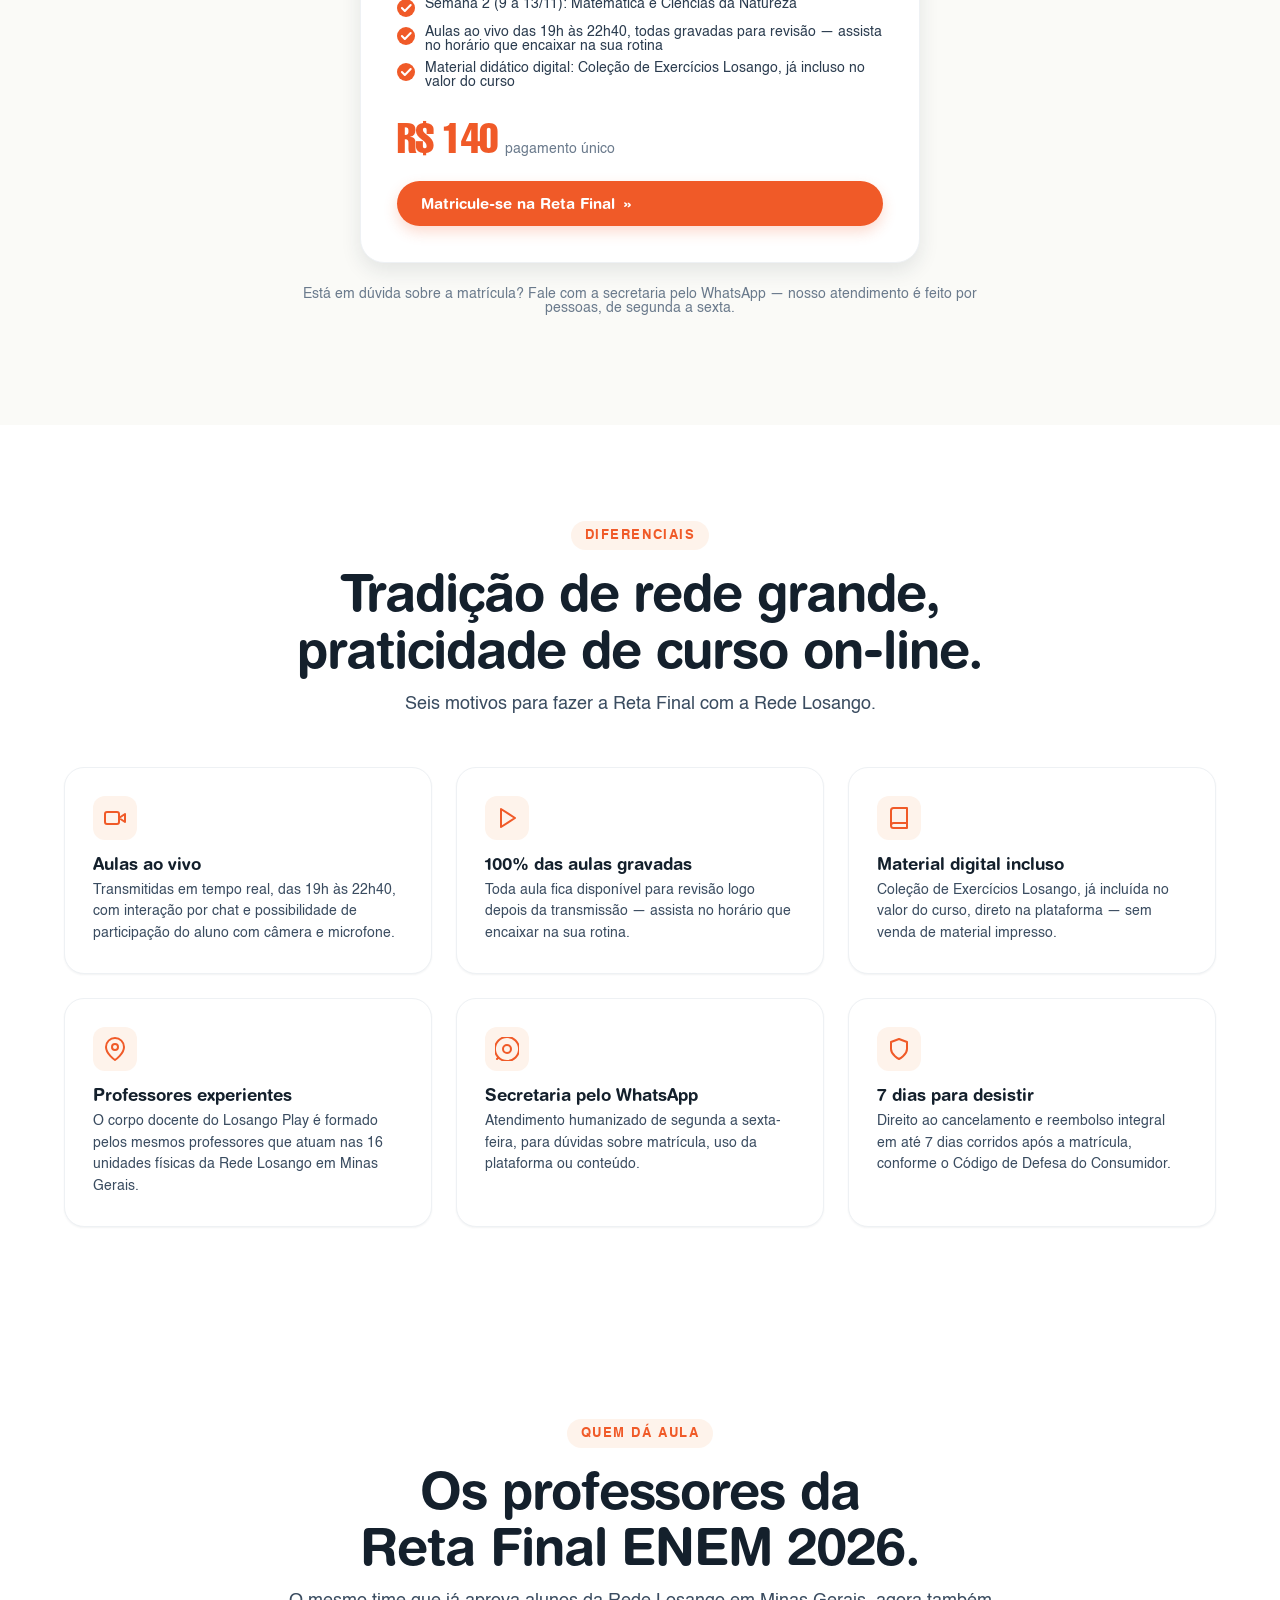
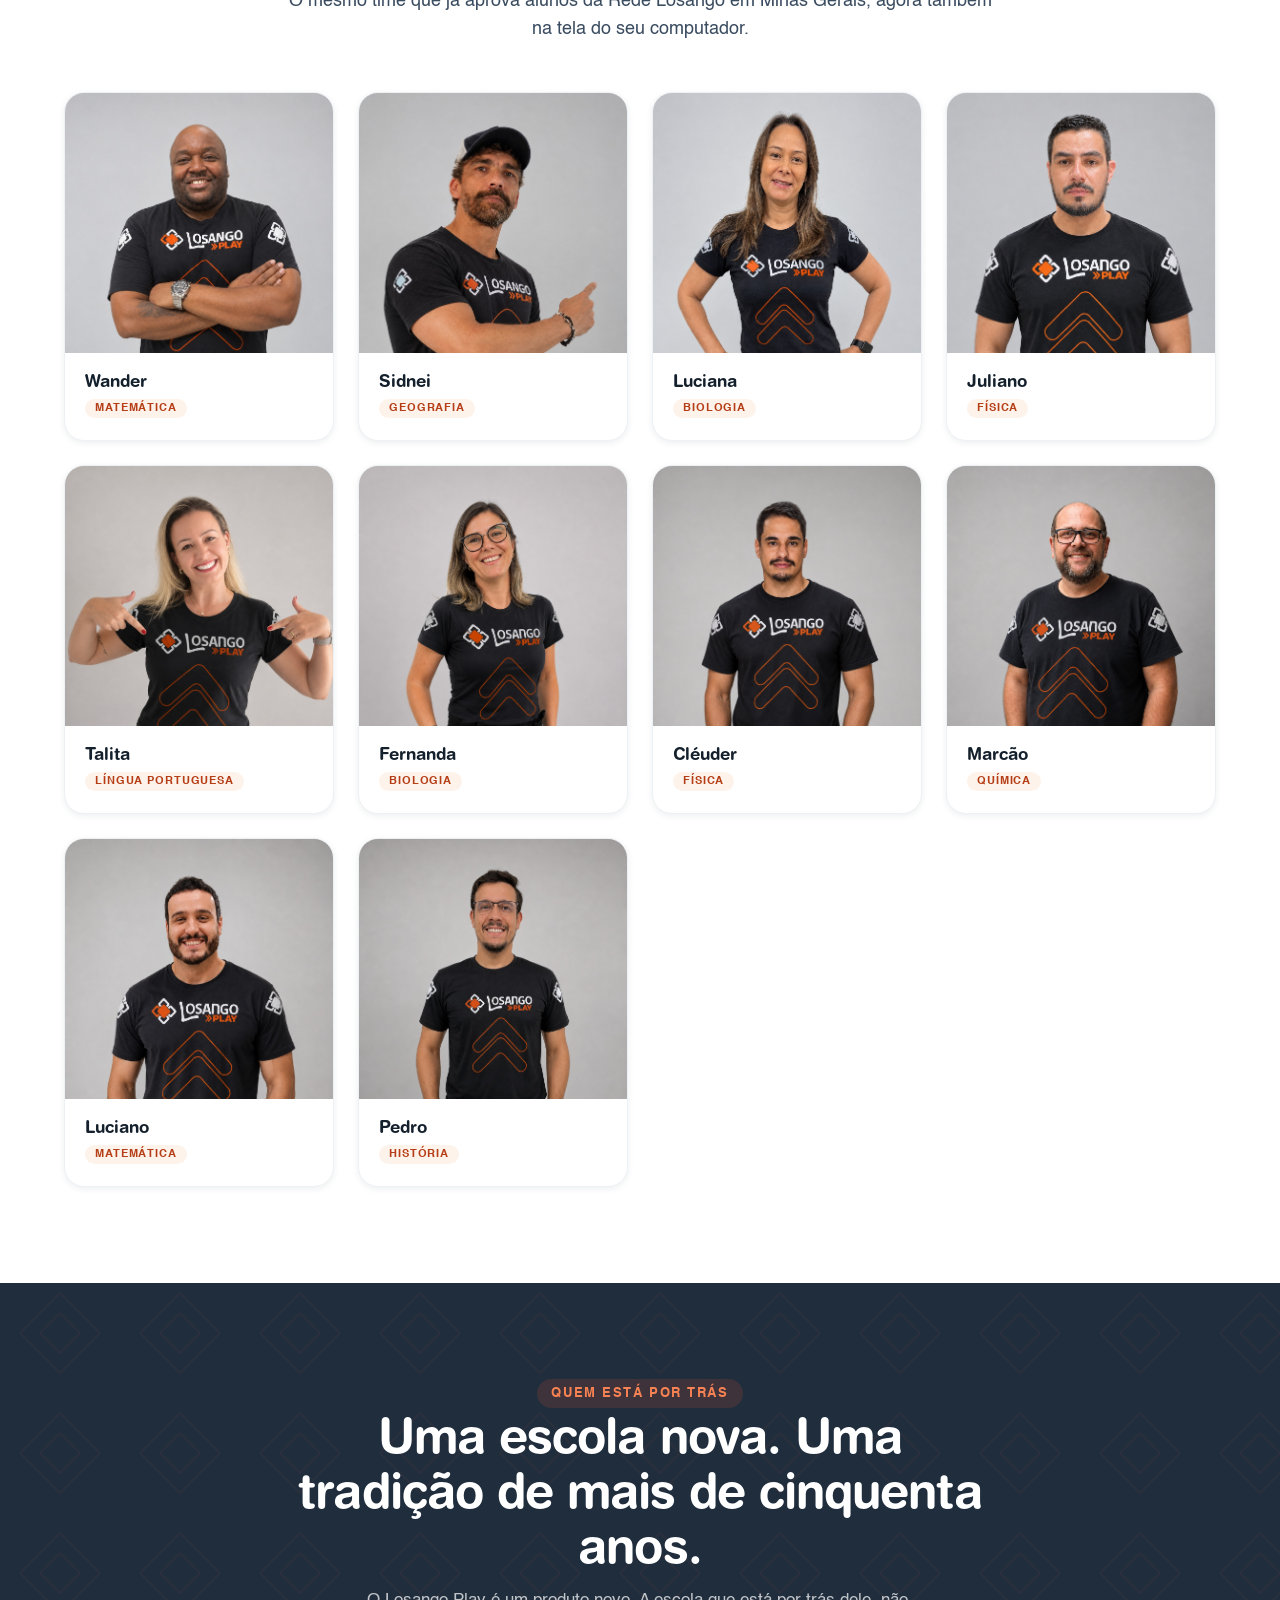
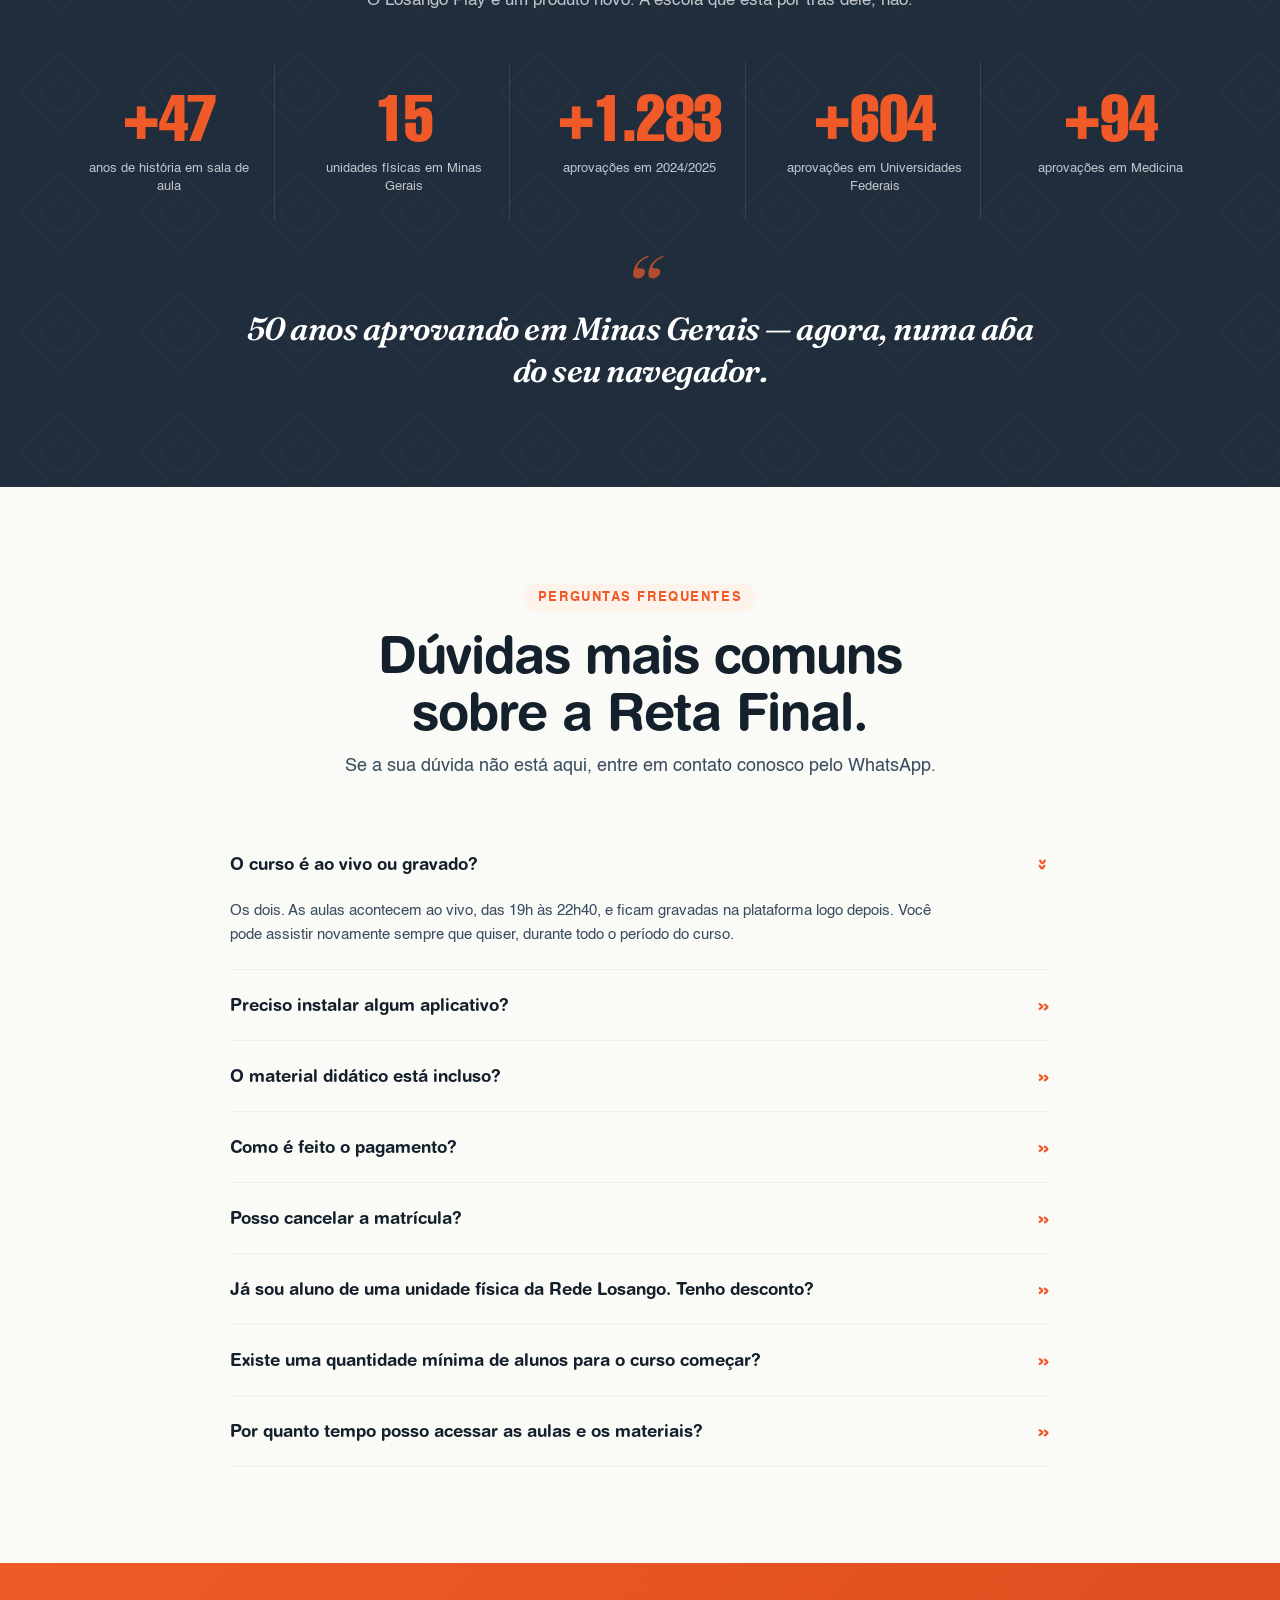
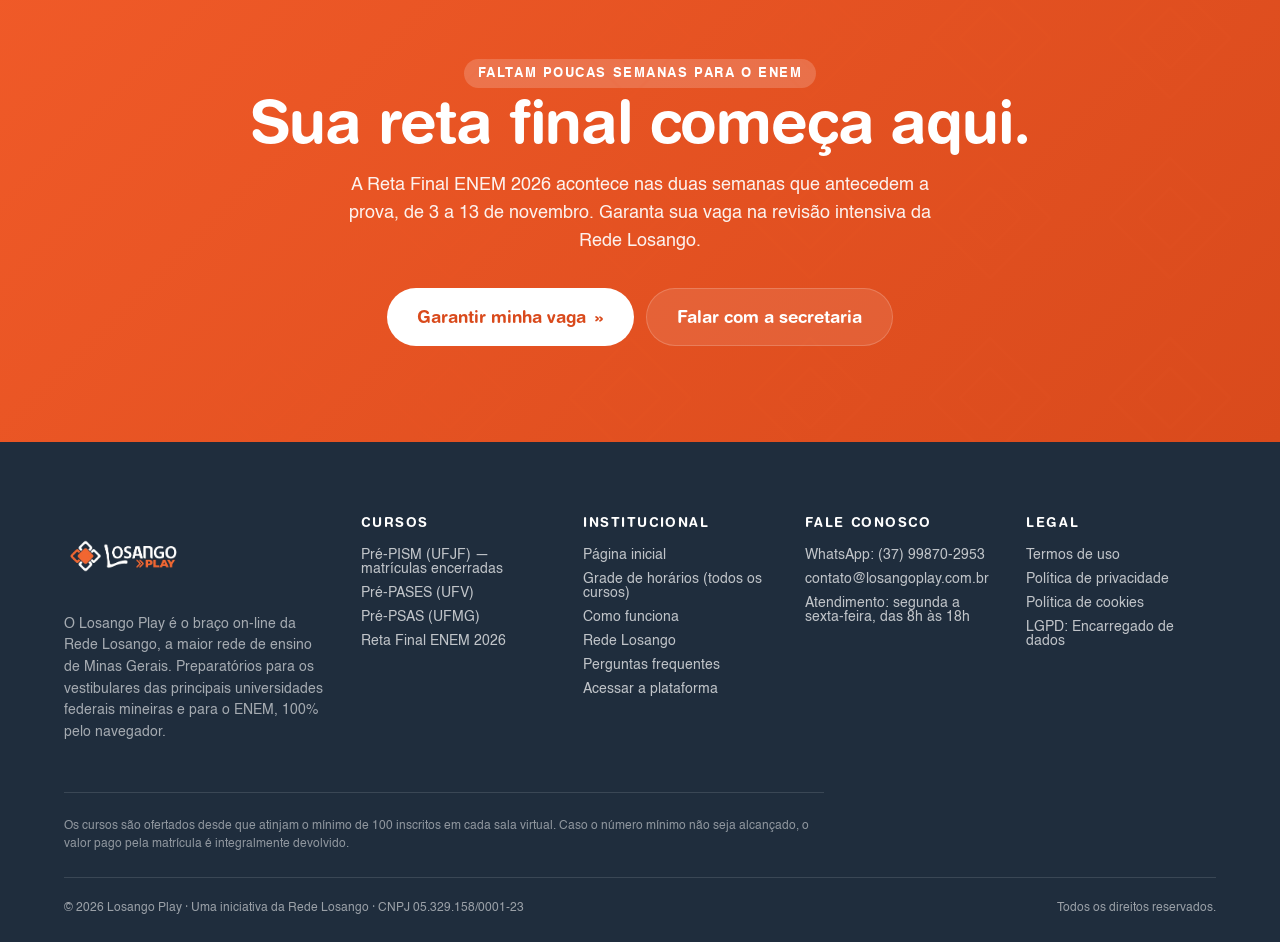
<file: reta-final.html>
<!doctype html>
<html lang="pt-BR">
<head>
  <!-- Google Tag Manager -->
  <script>(function(w,d,s,l,i){w[l]=w[l]||[];w[l].push({'gtm.start':
  new Date().getTime(),event:'gtm.js'});var f=d.getElementsByTagName(s)[0],
  j=d.createElement(s),dl=l!='dataLayer'?'&l='+l:'';j.async=true;j.src=
  'https://www.googletagmanager.com/gtm.js?id='+i+dl;f.parentNode.insertBefore(j,f);
  })(window,document,'script','dataLayer','GTM-TNBBRC32');</script>
  <!-- End Google Tag Manager -->

  <!-- Google tag (gtag.js) -->
  <script async src="https://www.googletagmanager.com/gtag/js?id=G-2672D8NMRX"></script>
  <script>
    window.dataLayer = window.dataLayer || [];
    function gtag(){dataLayer.push(arguments);}
    gtag('js', new Date());

    gtag('config', 'G-2672D8NMRX');
  </script>
  <meta charset="utf-8">
  <meta name="viewport" content="width=device-width, initial-scale=1">
  <title>Reta Final ENEM 2026: revisão intensiva on-line | Losango Play</title>
  <meta name="description" content="Reta Final ENEM 2026: revisão intensiva nas duas semanas antes da prova, aulas ao vivo das 19h às 22h40, todas gravadas. R$ 140, material digital incluso.">
  <link rel="preconnect" href="https://fonts.googleapis.com">
  <link rel="preconnect" href="https://fonts.gstatic.com" crossorigin>
  <link rel="preload" as="font" href="fonts/helvetica-rounded-bold-5871d05ead8de.woff2" type="font/woff2" crossorigin>
  <link rel="preload" as="image" href="assets/logos/losango-play-full.webp" type="image/webp">
  <link rel="stylesheet" href="css/main.css">
  <link rel="preload" as="style" href="https://fonts.googleapis.com/css2?family=Fraunces:opsz,wght@9..144,500;9..144,600;9..144,700;9..144,800&display=swap" onload="this.rel='stylesheet'">
  <noscript><link rel="stylesheet" href="https://fonts.googleapis.com/css2?family=Fraunces:opsz,wght@9..144,500;9..144,600;9..144,700;9..144,800&display=swap"></noscript>
  <link rel="icon" href="assets/logos/losango-play-icon.png">
</head>
<body>
<!-- Google Tag Manager (noscript) -->
<noscript><iframe src="https://www.googletagmanager.com/ns.html?id=GTM-TNBBRC32"
height="0" width="0" style="display:none;visibility:hidden"></iframe></noscript>
<!-- End Google Tag Manager (noscript) -->
<!-- ===================== NAV ===================== -->
<nav class="nav">
  <div class="nav-inner">
    <a href="index.html" class="nav-brand">
      <picture>
        <source srcset="assets/logos/losango-play-full.webp" type="image/webp">
        <img src="assets/logos/losango-play-full.png" alt="Losango Play" fetchpriority="high">
      </picture>
    </a>
    <div class="nav-links">
      <a href="#detalhes">O curso</a>
      <a href="#professores">Professores</a>
      <a href="#duvidas">Perguntas frequentes</a>
      <a href="index.html#curso">Ver todos os cursos</a>
    </div>
    <div class="nav-actions">
      <a href="https://alunos.losangoplay.com.br/account/login" class="btn btn-ghost btn-sm" target="_blank" rel="noopener">Entrar</a>
      <a class="btn btn-primary btn-sm" href="#matricula">Garantir minha vaga <span class="chev">»</span></a>
    </div>
  </div>
</nav>

<!-- ===================== HERO ===================== -->
<section class="hero">
  <picture>
    <source srcset="assets/logos/play-chevron-outline.webp" type="image/webp">
    <img class="float-chev" src="assets/logos/play-chevron-outline.png" alt="" loading="lazy">
  </picture>
  <div class="container hero-solo">
    <span class="eyebrow">Reta Final · ENEM 2026</span>
    <h1>Reta Final ENEM 2026 · <em>duas semanas para virar o jogo.</em></h1>
    <p class="hero-lead">R$ 140, aulas ao vivo com os professores da Rede Losango, material digital incluso. Revisão intensiva e direto ao ponto, nas duas semanas que antecedem a prova.</p>
    <div class="hero-ctas">
      <a class="btn btn-primary btn-lg" href="#matricula">Garantir minha vaga <span class="chev">»</span></a>
      <a href="#detalhes" class="btn btn-ghost btn-lg">Ver o conteúdo</a>
    </div>
    <div class="hero-trust">
      <div class="trust-chip"><span class="dot">●</span>3 a 13/11/2026</div>
      <div class="trust-chip"><span class="dot">R$</span>R$ 140,00 · pagamento único</div>
      <div class="trust-chip"><span class="dot">+</span>50 anos de tradição em Minas Gerais</div>
      <div class="trust-chip"><span class="dot">+</span>1360 aprovações em 2024/2025</div>
    </div>
  </div>
</section>

<!-- ===================== O CURSO ===================== -->
<section class="section bg-paper2" id="detalhes">
  <div class="container">
    <div class="sec-head">
      <span class="eyebrow">O curso</span>
      <h2>Tudo sobre a Reta Final ENEM 2026.</h2>
      <p>Revisão intensiva nas duas semanas que antecedem o ENEM, dividida em blocos temáticos, direto ao ponto.</p>
    </div>

    <div class="courses" style="grid-template-columns: minmax(0,560px); justify-content: center;">
      <div class="course" id="reta-final">
        <span class="course-tag">● Reta Final · ENEM 2026</span>
        <h3>Reta Final ENEM 2026</h3>
        <p class="desc">Revisão intensiva nas duas semanas que antecedem o ENEM, dividida em blocos temáticos, direto ao ponto.</p>
        <ul>
          <li>Semana 1 (3 a 6/11): Linguagens, Humanidades e Redação</li>
          <li>Semana 2 (9 a 13/11): Matemática e Ciências da Natureza</li>
          <li>Aulas ao vivo das 19h às 22h40, todas gravadas para revisão — assista no horário que encaixar na sua rotina</li>
          <li>Material didático digital: Coleção de Exercícios Losango, já incluso no valor do curso</li>
        </ul>
        <div class="price" id="matricula">
          <span class="val">R$ 140</span>
          <span class="suffix">pagamento único</span>
        </div>
        <a class="btn btn-primary" href="https://payments.losangoplay.com.br/auth?product=reta-final-enem-2026" target="_blank" rel="noopener">Matricule-se na Reta Final <span class="chev">»</span></a>
      </div>
    </div>

    <p class="courses-note">
      Está em dúvida sobre a matrícula? Fale com a secretaria pelo WhatsApp — nosso atendimento é feito por pessoas, de segunda a sexta.
    </p>
  </div>
</section>

<!-- ===================== DIFERENCIAIS ===================== -->
<section class="section">
  <div class="container">
    <div class="sec-head">
      <span class="eyebrow">Diferenciais</span>
      <h2>Tradição de rede grande, praticidade de curso on-line.</h2>
      <p>Seis motivos para fazer a Reta Final com a Rede Losango.</p>
    </div>
    <div class="benefits">
      <div class="benefit">
        <div class="ic">
          <svg viewBox="0 0 24 24" fill="none" stroke="currentColor" stroke-width="2" stroke-linecap="round" stroke-linejoin="round" width="24" height="24"><rect x="2" y="6" width="14" height="12" rx="2"/><path d="m22 8-6 4 6 4z"/></svg>
        </div>
        <h4>Aulas ao vivo</h4>
        <p>Transmitidas em tempo real, das 19h às 22h40, com interação por chat e possibilidade de participação do aluno com câmera e microfone.</p>
      </div>
      <div class="benefit">
        <div class="ic">
          <svg viewBox="0 0 24 24" fill="none" stroke="currentColor" stroke-width="2" stroke-linecap="round" stroke-linejoin="round" width="24" height="24"><polygon points="6 3 20 12 6 21 6 3"/></svg>
        </div>
        <h4>100% das aulas gravadas</h4>
        <p>Toda aula fica disponível para revisão logo depois da transmissão — assista no horário que encaixar na sua rotina.</p>
      </div>
      <div class="benefit">
        <div class="ic">
          <svg viewBox="0 0 24 24" fill="none" stroke="currentColor" stroke-width="2" stroke-linecap="round" stroke-linejoin="round" width="24" height="24"><path d="M4 19.5v-15A2.5 2.5 0 0 1 6.5 2H20v20H6.5a2.5 2.5 0 0 1 0-5H20"/></svg>
        </div>
        <h4>Material digital incluso</h4>
        <p>Coleção de Exercícios Losango, já incluída no valor do curso, direto na plataforma — sem venda de material impresso.</p>
      </div>
      <div class="benefit">
        <div class="ic">
          <svg viewBox="0 0 24 24" fill="none" stroke="currentColor" stroke-width="2" stroke-linecap="round" stroke-linejoin="round" width="24" height="24"><path d="M21 10c0 7-9 13-9 13s-9-6-9-13a9 9 0 0 1 18 0Z"/><circle cx="12" cy="10" r="3"/></svg>
        </div>
        <h4>Professores experientes</h4>
        <p>O corpo docente do Losango Play é formado pelos mesmos professores que atuam nas 16 unidades físicas da Rede Losango em Minas Gerais.</p>
      </div>
      <div class="benefit">
        <div class="ic">
          <svg viewBox="0 0 24 24" fill="none" stroke="currentColor" stroke-width="2" stroke-linecap="round" stroke-linejoin="round" width="24" height="24"><path d="M20.52 3.48A12 12 0 0 0 3.48 20.52L2 22l1.48-1.48A12 12 0 1 0 20.52 3.48z"/><circle cx="12" cy="12" r="4"/></svg>
        </div>
        <h4>Secretaria pelo WhatsApp</h4>
        <p>Atendimento humanizado de segunda a sexta-feira, para dúvidas sobre matrícula, uso da plataforma ou conteúdo.</p>
      </div>
      <div class="benefit">
        <div class="ic">
          <svg viewBox="0 0 24 24" fill="none" stroke="currentColor" stroke-width="2" stroke-linecap="round" stroke-linejoin="round" width="24" height="24"><path d="M12 22s8-4 8-10V5l-8-3-8 3v7c0 6 8 10 8 10z"/></svg>
        </div>
        <h4>7 dias para desistir</h4>
        <p>Direito ao cancelamento e reembolso integral em até 7 dias corridos após a matrícula, conforme o Código de Defesa do Consumidor.</p>
      </div>
    </div>
  </div>
</section>

<!-- ===================== PROFESSORES ===================== -->
<section class="section" id="professores">
  <div class="container">
    <div class="sec-head">
      <span class="eyebrow">Quem dá aula</span>
      <h2>Os professores da Reta Final ENEM 2026.</h2>
      <p>O mesmo time que já aprova alunos da Rede Losango em Minas Gerais, agora também na tela do seu computador.</p>
    </div>
    <div class="teachers">
      <div class="teacher-card">
        <div class="teacher-photo"><img src="assets/professores/pism-2026/wander.jpg" alt="Professor Wander" loading="lazy"></div>
        <div class="teacher-info">
          <h4 class="teacher-name">Wander</h4>
          <span class="teacher-subject">Matemática</span>
        </div>
      </div>
      <div class="teacher-card">
        <div class="teacher-photo"><img src="assets/professores/pism-2026/sidnei.jpg" alt="Professor Sidnei" loading="lazy"></div>
        <div class="teacher-info">
          <h4 class="teacher-name">Sidnei</h4>
          <span class="teacher-subject">Geografia</span>
        </div>
      </div>
      <div class="teacher-card">
        <div class="teacher-photo"><img src="assets/professores/pism-2026/luciana.jpg" alt="Professora Luciana" loading="lazy"></div>
        <div class="teacher-info">
          <h4 class="teacher-name">Luciana</h4>
          <span class="teacher-subject">Biologia</span>
        </div>
      </div>
      <div class="teacher-card">
        <div class="teacher-photo"><img src="assets/professores/pism-2026/juliano.jpg" alt="Professor Juliano" loading="lazy"></div>
        <div class="teacher-info">
          <h4 class="teacher-name">Juliano</h4>
          <span class="teacher-subject">Física</span>
        </div>
      </div>
      <div class="teacher-card">
        <div class="teacher-photo"><img src="assets/professores/pism-2026/talita.jpg" alt="Professora Talita" loading="lazy"></div>
        <div class="teacher-info">
          <h4 class="teacher-name">Talita</h4>
          <span class="teacher-subject">Língua Portuguesa</span>
        </div>
      </div>
      <div class="teacher-card">
        <div class="teacher-photo"><img src="assets/professores/pism-2026/fernanda.jpg" alt="Professora Fernanda" loading="lazy"></div>
        <div class="teacher-info">
          <h4 class="teacher-name">Fernanda</h4>
          <span class="teacher-subject">Biologia</span>
        </div>
      </div>
      <div class="teacher-card">
        <div class="teacher-photo"><img src="assets/professores/pism-2026/cleuder.jpg" alt="Professor Cléuder" loading="lazy"></div>
        <div class="teacher-info">
          <h4 class="teacher-name">Cléuder</h4>
          <span class="teacher-subject">Física</span>
        </div>
      </div>
      <div class="teacher-card">
        <div class="teacher-photo"><img src="assets/professores/pism-2026/marcao.jpg" alt="Professor Marcão" loading="lazy"></div>
        <div class="teacher-info">
          <h4 class="teacher-name">Marcão</h4>
          <span class="teacher-subject">Química</span>
        </div>
      </div>
      <div class="teacher-card">
        <div class="teacher-photo"><img src="assets/professores/pism-2026/luciano.jpg" alt="Professor Luciano" loading="lazy"></div>
        <div class="teacher-info">
          <h4 class="teacher-name">Luciano</h4>
          <span class="teacher-subject">Matemática</span>
        </div>
      </div>
      <div class="teacher-card">
        <div class="teacher-photo"><img src="assets/professores/pism-2026/pedro.jpg" alt="Professor Pedro" loading="lazy"></div>
        <div class="teacher-info">
          <h4 class="teacher-name">Pedro</h4>
          <span class="teacher-subject">História</span>
        </div>
      </div>
    </div>
  </div>
</section>

<!-- ===================== NÚMEROS ===================== -->
<section class="numbers-block" id="rede">
  <div class="container">
    <div class="numbers-head">
      <span class="eyebrow" style="color:#F78253;background:rgba(240,90,40,.15)">Quem está por trás</span>
      <h2>Uma escola nova. Uma tradição de mais de cinquenta anos.</h2>
      <p>O Losango Play é um produto novo. A escola que está por trás dele, não.</p>
    </div>
    <div class="numbers">
      <div class="num">
        <div class="v" data-count="50" data-prefix="+">0</div>
        <div class="l">anos de história em sala de aula</div>
      </div>
      <div class="num">
        <div class="v" data-count="16">0</div>
        <div class="l">unidades físicas em Minas Gerais</div>
      </div>
      <div class="num">
        <div class="v" data-count="1360" data-prefix="+">0</div>
        <div class="l">aprovações em 2024/2025</div>
      </div>
      <div class="num">
        <div class="v" data-count="640" data-prefix="+">0</div>
        <div class="l">aprovações em Universidades Federais</div>
      </div>
      <div class="num">
        <div class="v" data-count="100" data-prefix="+">0</div>
        <div class="l">aprovações em Medicina</div>
      </div>
    </div>
    <p class="quote-block">50 anos aprovando em Minas Gerais — agora, numa aba do seu navegador.</p>
  </div>
</section>

<!-- ===================== FAQ ===================== -->
<section class="section bg-paper2" id="duvidas">
  <div class="container">
    <div class="sec-head">
      <span class="eyebrow">Perguntas frequentes</span>
      <h2>Dúvidas mais comuns sobre a Reta Final.</h2>
      <p>Se a sua dúvida não está aqui, entre em contato conosco pelo WhatsApp.</p>
    </div>
    <div class="faq">
      <details class="faq-item" open>
        <summary>O curso é ao vivo ou gravado?<span class="chev">»</span></summary>
        <div class="a">Os dois. As aulas acontecem ao vivo, das 19h às 22h40, e ficam gravadas na plataforma logo depois. Você pode assistir novamente sempre que quiser, durante todo o período do curso.</div>
      </details>
      <details class="faq-item">
        <summary>Preciso instalar algum aplicativo?<span class="chev">»</span></summary>
        <div class="a">Não. Todo o acesso acontece dentro do losangoplay.com.br, diretamente pelo navegador. A plataforma funciona no computador, no celular e no tablet.</div>
      </details>
      <details class="faq-item">
        <summary>O material didático está incluso?<span class="chev">»</span></summary>
        <div class="a">Sim. A Reta Final utiliza a Coleção de Exercícios Losango em formato digital, já incluída no valor do curso, direto na plataforma. Não há venda de material impresso para este curso.</div>
      </details>
      <details class="faq-item">
        <summary>Como é feito o pagamento?<span class="chev">»</span></summary>
        <div class="a">A matrícula é paga diretamente no site, por meio do Mercado Pago. É possível pagar em cartão de crédito, Pix ou boleto bancário.</div>
      </details>
      <details class="faq-item">
        <summary>Posso cancelar a matrícula?<span class="chev">»</span></summary>
        <div class="a">Sim. Você tem até 7 dias corridos após a confirmação da matrícula para solicitar o cancelamento e o reembolso integral, conforme o Código de Defesa do Consumidor. Após esse prazo, cancelamentos são analisados caso a caso pela secretaria.</div>
      </details>
      <details class="faq-item">
        <summary>Já sou aluno de uma unidade física da Rede Losango. Tenho desconto?<span class="chev">»</span></summary>
        <div class="a">Sim. Alunos matriculados em qualquer uma das 16 unidades da Rede Losango contam com condição especial no Losango Play. Consulte a secretaria da sua escola ou entre em contato conosco pelo WhatsApp para receber os detalhes.</div>
      </details>
      <details class="faq-item">
        <summary>Existe uma quantidade mínima de alunos para o curso começar?<span class="chev">»</span></summary>
        <div class="a">Sim. Cada sala virtual é ofertada mediante o mínimo de 100 inscritos. Caso o número mínimo não seja atingido até o início do curso, o valor pago é integralmente devolvido ao aluno.</div>
      </details>
      <details class="faq-item">
        <summary>Por quanto tempo posso acessar as aulas e os materiais?<span class="chev">»</span></summary>
        <div class="a">O acesso à Reta Final permanece liberado até o encerramento do curso, em 13 de novembro de 2026.</div>
      </details>
    </div>
  </div>
</section>

<!-- ===================== CTA FINAL ===================== -->
<section class="final-cta" id="cta-final">
  <div class="container" id="cta-content">
    <span class="eyebrow" style="color:#fff;background:rgba(255,255,255,.18)">Faltam poucas semanas para o ENEM</span>
    <h2>Sua reta final começa aqui.</h2>
    <p>A Reta Final ENEM 2026 acontece nas duas semanas que antecedem a prova, de 3 a 13 de novembro. Garanta sua vaga na revisão intensiva da Rede Losango.</p>
    <div class="hero-ctas" style="justify-content:center">
      <a class="btn btn-lg" style="background:#fff;color:#D94A1C;font-weight:800" href="#matricula">Garantir minha vaga <span class="chev">»</span></a>
      <a class="btn btn-lg btn-on-dark" href="https://wa.me/5537998702953" target="_blank" rel="noopener">Falar com a secretaria</a>
    </div>
  </div>
</section>

<!-- ===================== FOOTER ===================== -->
<footer class="footer">
  <div class="container">
    <div class="footer-grid">
      <div class="footer-brand">
        <picture>
          <source srcset="assets/logos/losango-play-full-white.webp" type="image/webp">
          <img src="assets/logos/losango-play-full-white.png" alt="Losango Play" loading="lazy">
        </picture>
        <p>O Losango Play é o braço on-line da Rede Losango, a maior rede de ensino de Minas Gerais. Preparatórios para os vestibulares das principais universidades federais mineiras e para o ENEM, 100% pelo navegador.</p>
      </div>
      <div>
        <h5>Cursos</h5>
        <ul>
          <li><a href="pre-pism.html">Pré-PISM (UFJF) — matrículas encerradas</a></li>
          <li><a href="pre-pases.html">Pré-PASES (UFV)</a></li>
          <li><a href="pre-psas.html">Pré-PSAS (UFMG)</a></li>
          <li><a href="reta-final.html">Reta Final ENEM 2026</a></li>
        </ul>
      </div>
      <div>
        <h5>Institucional</h5>
        <ul>
          <li><a href="index.html">Página inicial</a></li>
          <li><a href="index.html#horarios">Grade de horários (todos os cursos)</a></li>
          <li><a href="index.html#como">Como funciona</a></li>
          <li><a href="#rede">Rede Losango</a></li>
          <li><a href="#duvidas">Perguntas frequentes</a></li>
          <li><a href="https://alunos.losangoplay.com.br/account/login" target="_blank" rel="noopener">Acessar a plataforma</a></li>
        </ul>
      </div>
      <div>
        <h5>Fale conosco</h5>
        <ul>
          <li><a href="https://wa.me/5537998702953" target="_blank" rel="noopener">WhatsApp: (37) 99870-2953</a></li>
          <li><a href="mailto:contato@losangoplay.com.br">contato@losangoplay.com.br</a></li>
          <li>Atendimento: segunda a sexta-feira, das 8h às 18h</li>
        </ul>
      </div>
      <div>
        <h5>Legal</h5>
        <ul>
          <li><a href="termos-de-uso.html">Termos de uso</a></li>
          <li><a href="politica-de-privacidade.html">Política de privacidade</a></li>
          <li><a href="politica-de-cookies.html">Política de cookies</a></li>
          <li><a href="lgpd-encarregado.html">LGPD: Encarregado de dados</a></li>
        </ul>
      </div>
    </div>
    <p class="footer-note">Os cursos são ofertados desde que atinjam o mínimo de 100 inscritos em cada sala virtual. Caso o número mínimo não seja alcançado, o valor pago pela matrícula é integralmente devolvido.</p>
    <div class="footer-bottom">
      <div>© 2026 Losango Play · Uma iniciativa da Rede Losango · CNPJ 05.329.158/0001-23</div>
      <div>Todos os direitos reservados.</div>
    </div>
  </div>
</footer>

<!-- Botão WhatsApp flutuante -->
<a class="whatsapp-float" href="https://wa.me/5537998702953" target="_blank" rel="noopener" aria-label="Fale conosco pelo WhatsApp">
  <svg xmlns="http://www.w3.org/2000/svg" viewBox="0 0 24 24" width="28" height="28" fill="currentColor"><path d="M17.472 14.382c-.297-.149-1.758-.867-2.03-.967-.273-.099-.471-.148-.67.15-.197.297-.767.966-.94 1.164-.173.199-.347.223-.644.075-.297-.15-1.255-.463-2.39-1.475-.883-.788-1.48-1.761-1.653-2.059-.173-.297-.018-.458.13-.606.134-.133.298-.347.446-.52.149-.174.198-.298.298-.497.099-.198.05-.371-.025-.52-.075-.149-.669-1.612-.916-2.207-.242-.579-.487-.5-.669-.51-.173-.008-.371-.01-.57-.01-.198 0-.52.074-.792.372-.272.297-1.04 1.016-1.04 2.479 0 1.462 1.065 2.875 1.213 3.074.149.198 2.096 3.2 5.077 4.487.709.306 1.262.489 1.694.625.712.227 1.36.195 1.871.118.571-.085 1.758-.719 2.006-1.413.248-.694.248-1.289.173-1.413-.074-.124-.272-.198-.57-.347z"/><path d="M12 0C5.373 0 0 5.373 0 12c0 2.137.564 4.143 1.546 5.876L.057 23.882a.5.5 0 0 0 .61.61l6.109-1.478A11.955 11.955 0 0 0 12 24c6.627 0 12-5.373 12-12S18.627 0 12 0zm0 22c-1.895 0-3.663-.523-5.176-1.432l-.362-.216-3.747.906.922-3.645-.236-.374A9.96 9.96 0 0 1 2 12C2 6.477 6.477 2 12 2s10 4.477 10 10-4.477 10-10 10z"/></svg>
</a>

<script src="js/main.js"></script>
<!-- Connected Sites -->
<script>
if(window._mtmReady){
  console.error('Connected sites script already loaded. You might have it dupplicated.');
} else {
  window._mtmReady=true;
  var _mtm = window._mtm = window._mtm || [];
  _mtm.push({'mtm.startTime': (new Date().getTime()), 'event': 'mtm.Start'});
  var d=document, g=d.createElement('script'), s=d.getElementsByTagName('script')[0];
  g.async=true; g.defer=true; g.src='https://egoi.site/1771482_losangoplay.com.br.js?v='+new Date().getTime();
  s.parentNode.insertBefore(g,s);
}
</script>
<!-- End Connected Sites -->
</body>
</html>
</file>
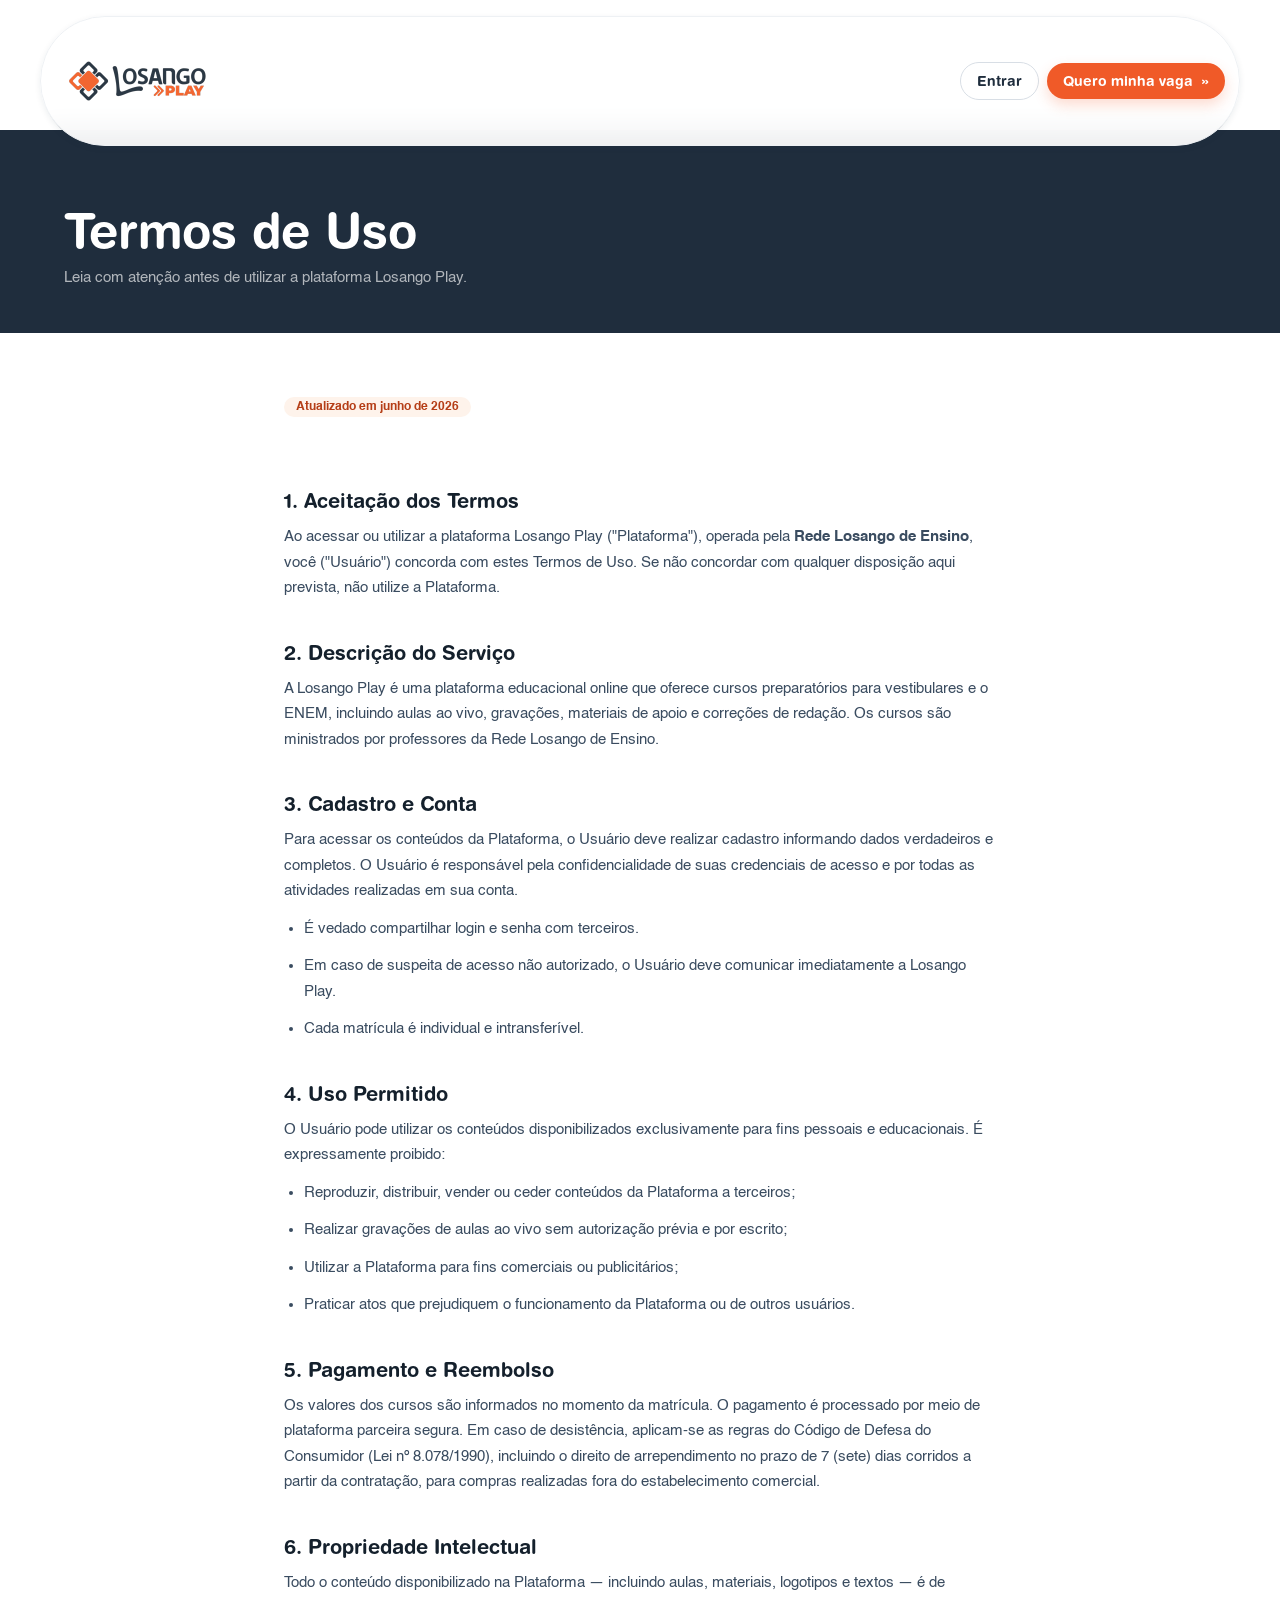
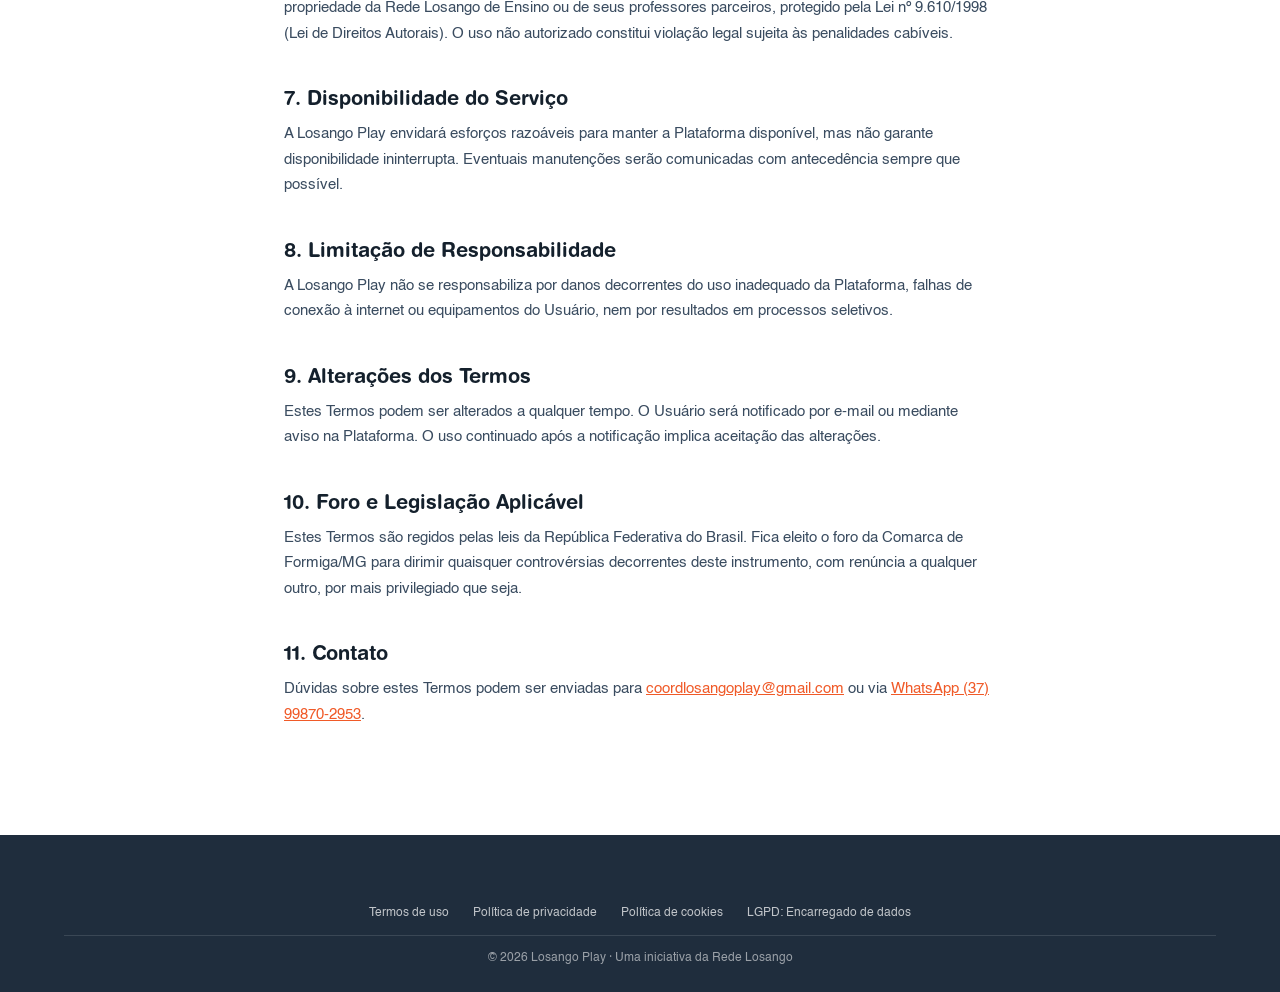
<file: termos-de-uso.html>
<!DOCTYPE html>
<html lang="pt-BR">
<head>
  <!-- Google Tag Manager -->
  <script>(function(w,d,s,l,i){w[l]=w[l]||[];w[l].push({'gtm.start':
  new Date().getTime(),event:'gtm.js'});var f=d.getElementsByTagName(s)[0],
  j=d.createElement(s),dl=l!='dataLayer'?'&l='+l:'';j.async=true;j.src=
  'https://www.googletagmanager.com/gtm.js?id='+i+dl;f.parentNode.insertBefore(j,f);
  })(window,document,'script','dataLayer','GTM-TNBBRC32');</script>
  <!-- End Google Tag Manager -->

  <!-- Google tag (gtag.js) -->
  <script async src="https://www.googletagmanager.com/gtag/js?id=G-2672D8NMRX"></script>
  <script>
    window.dataLayer = window.dataLayer || [];
    function gtag(){dataLayer.push(arguments);}
    gtag('js', new Date());

    gtag('config', 'G-2672D8NMRX');
  </script>
  <meta charset="UTF-8">
  <meta name="viewport" content="width=device-width, initial-scale=1.0">
  <title>Termos de Uso · Losango Play</title>
  <link rel="icon" href="assets/logos/losango-play-icon.png">
  <link rel="stylesheet" href="css/main.css">
  <style>
    .legal-hero { background: var(--brand-navy); color: #fff; padding: 72px 0 48px; }
    .legal-hero h1 { font-family: var(--font-display); font-size: clamp(28px, 5vw, 48px); font-weight: 900; margin: 0 0 12px; }
    .legal-hero p { color: rgba(255,255,255,.65); font-size: 15px; margin: 0; }
    .legal-body { padding: 64px 0 96px; }
    .legal-body h2 { font-family: var(--font-display); font-size: 20px; font-weight: 900; color: var(--ink-900); margin: 40px 0 12px; }
    .legal-body h2:first-child { margin-top: 0; }
    .legal-body p, .legal-body li { font-size: 15px; color: var(--ink-600); line-height: 1.7; margin: 0 0 12px; }
    .legal-body ul { padding-left: 20px; margin: 0 0 12px; }
    .legal-body a { color: var(--brand-orange); }
    .legal-updated { display: inline-block; background: var(--brand-orange-50); color: var(--brand-orange-700); font-size: 12px; font-weight: 700; padding: 4px 12px; border-radius: 9999px; margin-bottom: 32px; }
  </style>
</head>
<body>
<!-- Google Tag Manager (noscript) -->
<noscript><iframe src="https://www.googletagmanager.com/ns.html?id=GTM-TNBBRC32"
height="0" width="0" style="display:none;visibility:hidden"></iframe></noscript>
<!-- End Google Tag Manager (noscript) -->
<nav class="nav">
  <div class="nav-inner">
    <a href="index.html" class="nav-brand">
      <img src="assets/logos/losango-play-full.png" alt="Losango Play">
    </a>
    <div class="nav-actions">
      <a href="https://alunos.losangoplay.com.br/account/login" class="btn btn-ghost btn-sm" target="_blank" rel="noopener">Entrar</a>
      <a class="btn btn-primary btn-sm" href="https://payments.losangoplay.com.br/auth?product=curso-completo-losango" target="_blank" rel="noopener">Quero minha vaga <span class="chev">»</span></a>
    </div>
  </div>
</nav>

<section class="legal-hero">
  <div class="container">
    <h1>Termos de Uso</h1>
    <p>Leia com atenção antes de utilizar a plataforma Losango Play.</p>
  </div>
</section>

<section class="legal-body">
  <div class="container" style="max-width:760px">
    <span class="legal-updated">Atualizado em junho de 2026</span>

    <h2>1. Aceitação dos Termos</h2>
    <p>Ao acessar ou utilizar a plataforma Losango Play ("Plataforma"), operada pela <strong>Rede Losango de Ensino</strong>, você ("Usuário") concorda com estes Termos de Uso. Se não concordar com qualquer disposição aqui prevista, não utilize a Plataforma.</p>

    <h2>2. Descrição do Serviço</h2>
    <p>A Losango Play é uma plataforma educacional online que oferece cursos preparatórios para vestibulares e o ENEM, incluindo aulas ao vivo, gravações, materiais de apoio e correções de redação. Os cursos são ministrados por professores da Rede Losango de Ensino.</p>

    <h2>3. Cadastro e Conta</h2>
    <p>Para acessar os conteúdos da Plataforma, o Usuário deve realizar cadastro informando dados verdadeiros e completos. O Usuário é responsável pela confidencialidade de suas credenciais de acesso e por todas as atividades realizadas em sua conta.</p>
    <ul>
      <li>É vedado compartilhar login e senha com terceiros.</li>
      <li>Em caso de suspeita de acesso não autorizado, o Usuário deve comunicar imediatamente a Losango Play.</li>
      <li>Cada matrícula é individual e intransferível.</li>
    </ul>

    <h2>4. Uso Permitido</h2>
    <p>O Usuário pode utilizar os conteúdos disponibilizados exclusivamente para fins pessoais e educacionais. É expressamente proibido:</p>
    <ul>
      <li>Reproduzir, distribuir, vender ou ceder conteúdos da Plataforma a terceiros;</li>
      <li>Realizar gravações de aulas ao vivo sem autorização prévia e por escrito;</li>
      <li>Utilizar a Plataforma para fins comerciais ou publicitários;</li>
      <li>Praticar atos que prejudiquem o funcionamento da Plataforma ou de outros usuários.</li>
    </ul>

    <h2>5. Pagamento e Reembolso</h2>
    <p>Os valores dos cursos são informados no momento da matrícula. O pagamento é processado por meio de plataforma parceira segura. Em caso de desistência, aplicam-se as regras do Código de Defesa do Consumidor (Lei nº 8.078/1990), incluindo o direito de arrependimento no prazo de 7 (sete) dias corridos a partir da contratação, para compras realizadas fora do estabelecimento comercial.</p>

    <h2>6. Propriedade Intelectual</h2>
    <p>Todo o conteúdo disponibilizado na Plataforma — incluindo aulas, materiais, logotipos e textos — é de propriedade da Rede Losango de Ensino ou de seus professores parceiros, protegido pela Lei nº 9.610/1998 (Lei de Direitos Autorais). O uso não autorizado constitui violação legal sujeita às penalidades cabíveis.</p>

    <h2>7. Disponibilidade do Serviço</h2>
    <p>A Losango Play envidará esforços razoáveis para manter a Plataforma disponível, mas não garante disponibilidade ininterrupta. Eventuais manutenções serão comunicadas com antecedência sempre que possível.</p>

    <h2>8. Limitação de Responsabilidade</h2>
    <p>A Losango Play não se responsabiliza por danos decorrentes do uso inadequado da Plataforma, falhas de conexão à internet ou equipamentos do Usuário, nem por resultados em processos seletivos.</p>

    <h2>9. Alterações dos Termos</h2>
    <p>Estes Termos podem ser alterados a qualquer tempo. O Usuário será notificado por e-mail ou mediante aviso na Plataforma. O uso continuado após a notificação implica aceitação das alterações.</p>

    <h2>10. Foro e Legislação Aplicável</h2>
    <p>Estes Termos são regidos pelas leis da República Federativa do Brasil. Fica eleito o foro da Comarca de Formiga/MG para dirimir quaisquer controvérsias decorrentes deste instrumento, com renúncia a qualquer outro, por mais privilegiado que seja.</p>

    <h2>11. Contato</h2>
    <p>Dúvidas sobre estes Termos podem ser enviadas para <a href="mailto:coordlosangoplay@gmail.com">coordlosangoplay@gmail.com</a> ou via <a href="https://wa.me/5537998702953" target="_blank" rel="noopener">WhatsApp (37) 99870-2953</a>.</p>
  </div>
</section>

<footer class="footer">
  <div class="container">
    <div class="footer-bottom" style="border-top:0; margin-top:0; padding-top:0; justify-content:center; gap:24px; flex-wrap:wrap">
      <a href="termos-de-uso.html">Termos de uso</a>
      <a href="politica-de-privacidade.html">Política de privacidade</a>
      <a href="politica-de-cookies.html">Política de cookies</a>
      <a href="lgpd-encarregado.html">LGPD: Encarregado de dados</a>
    </div>
    <div class="footer-bottom" style="justify-content:center; padding-top:16px; margin-top:16px">
      <div>© 2026 Losango Play · Uma iniciativa da Rede Losango</div>
    </div>
  </div>
</footer>

</body>
</html>
</file>
<file: css/main.css>
/* =========================================================
   Losango Play — Design System Tokens + Site Styles
   v1 · Lançamento PAS UFLA 2026
   ========================================================= */

@font-face {
  font-family: 'Helvetica';
  src: url('../fonts/Helvetica.woff2') format('woff2'), url('../fonts/Helvetica.ttf') format('truetype');
  font-weight: 400;
  font-style: normal;
  font-display: swap;
}
@font-face {
  font-family: 'Helvetica';
  src: url('../fonts/Helvetica-Oblique.woff2') format('woff2'), url('../fonts/Helvetica-Oblique.ttf') format('truetype');
  font-weight: 400;
  font-style: italic;
  font-display: swap;
}
@font-face {
  font-family: 'Helvetica';
  src: url('../fonts/Helvetica-Bold.woff2') format('woff2'), url('../fonts/Helvetica-Bold.ttf') format('truetype');
  font-weight: 700;
  font-style: normal;
  font-display: swap;
}
@font-face {
  font-family: 'Helvetica';
  src: url('../fonts/Helvetica-BoldOblique.woff2') format('woff2'), url('../fonts/Helvetica-BoldOblique.ttf') format('truetype');
  font-weight: 700;
  font-style: italic;
  font-display: swap;
}
@font-face {
  font-family: 'Helvetica';
  src: url('../fonts/helvetica-light-587ebe5a59211.woff2') format('woff2'), url('../fonts/helvetica-light-587ebe5a59211.ttf') format('truetype');
  font-weight: 300;
  font-style: normal;
  font-display: swap;
}
@font-face {
  font-family: 'Helvetica Rounded';
  src: url('../fonts/helvetica-rounded-bold-5871d05ead8de.woff2') format('woff2'), url('../fonts/helvetica-rounded-bold-5871d05ead8de.otf') format('opentype');
  font-weight: 700 900;
  font-style: normal;
  font-display: swap;
}
@font-face {
  font-family: 'Helvetica Compressed';
  src: url('../fonts/helvetica-compressed-5871d14b6903a.woff2') format('woff2'), url('../fonts/helvetica-compressed-5871d14b6903a.otf') format('opentype');
  font-weight: 700 900;
  font-style: normal;
  font-display: swap;
}

:root {
  --brand-orange:        #F05A28;
  --brand-orange-600:    #D94A1C;
  --brand-orange-700:    #B53E17;
  --brand-orange-400:    #F78253;
  --brand-orange-200:    #FBC3A9;
  --brand-orange-100:    #FDE4D6;
  --brand-orange-50:     #FEF3EB;

  --brand-navy:          #1F2D3D;
  --brand-navy-700:      #2A3B4E;
  --brand-navy-600:      #3A4C60;
  --brand-navy-400:      #6A7A8C;
  --brand-navy-200:      #C4CCD5;
  --brand-navy-50:       #EEF1F4;

  --paper:               #FFFFFF;
  --paper-2:             #FAFAF7;
  --paper-3:             #F4F3EE;
  --ink-900:             #14202C;
  --ink-800:             #1F2D3D;
  --ink-700:             #2A3B4E;
  --ink-600:             #3A4C60;
  --ink-500:             #6A7A8C;
  --ink-400:             #8B99AA;
  --ink-300:             #B6C0CB;
  --ink-200:             #D8DEE5;
  --ink-100:             #EEF1F4;
  --ink-50:              #F7F9FB;

  --fg-1:                var(--ink-900);
  --fg-2:                var(--ink-700);
  --fg-3:                var(--ink-500);
  --fg-4:                var(--ink-400);
  --fg-on-accent:        #FFFFFF;
  --fg-on-dark:          #FFFFFF;

  --bg-1:                var(--paper);
  --bg-2:                var(--paper-2);
  --bg-3:                var(--paper-3);
  --bg-dark:             var(--brand-navy);
  --bg-dark-2:           var(--brand-navy-700);
  --bg-accent:           var(--brand-orange);
  --bg-accent-soft:      var(--brand-orange-50);

  --border-1:            var(--ink-200);
  --border-2:            var(--ink-100);
  --border-strong:       var(--ink-300);
  --border-on-dark:      rgba(255,255,255,0.12);

  --success:             #1F9D55;
  --success-bg:          #E8F5EE;
  --warning:             #D98500;
  --warning-bg:          #FDF3E0;
  --danger:              #C83C2A;
  --danger-bg:           #FBEBE7;
  --info:                #2C6AA8;
  --info-bg:             #E7F0FA;

  --grad-sunset:         linear-gradient(135deg, #F05A28 0%, #F78253 100%);
  --grad-deep:           linear-gradient(180deg, #1F2D3D 0%, #14202C 100%);
  --grad-warm-paper:     linear-gradient(180deg, #FEF3EB 0%, #FFFFFF 100%);

  --radius-xs:           4px;
  --radius-sm:           8px;
  --radius-md:           12px;
  --radius-lg:           16px;
  --radius-xl:           24px;
  --radius-2xl:          32px;
  --radius-pill:         9999px;

  --shadow-xs:           0 1px 2px rgba(31,45,61,0.06);
  --shadow-sm:           0 2px 6px rgba(31,45,61,0.08);
  --shadow-md:           0 8px 20px rgba(31,45,61,0.10);
  --shadow-lg:           0 18px 40px rgba(31,45,61,0.14);
  --shadow-accent:       0 14px 34px rgba(240,90,40,0.28);
  --shadow-accent-sm:    0 6px 14px rgba(240,90,40,0.22);
  --shadow-inset-hair:   inset 0 0 0 1px rgba(31,45,61,0.06);

  --space-1:             4px;
  --space-2:             8px;
  --space-3:             12px;
  --space-4:             16px;
  --space-5:             20px;
  --space-6:             24px;
  --space-8:             32px;
  --space-10:            40px;
  --space-12:            48px;
  --space-16:            64px;
  --space-20:            80px;
  --space-24:            96px;
  --space-32:            128px;

  --font-display:        'Helvetica Rounded', 'Helvetica', system-ui, -apple-system, 'Arial Rounded MT Bold', sans-serif;
  --font-body:           'Helvetica', system-ui, -apple-system, 'Arial', sans-serif;
  --font-compressed:     'Helvetica Compressed', 'Helvetica', 'Arial Narrow', sans-serif;
  --font-editorial:      'Fraunces', 'Georgia', serif;
  --font-mono:           'JetBrains Mono', ui-monospace, SFMono-Regular, monospace;

  --text-xs:             12px;
  --text-sm:             14px;
  --text-base:           16px;
  --text-md:             18px;
  --text-lg:             20px;
  --text-xl:             24px;
  --text-2xl:            28px;
  --text-3xl:            34px;
  --text-4xl:            42px;
  --text-5xl:            54px;
  --text-6xl:            68px;
  --text-7xl:            84px;

  --lh-tight:            1.08;
  --lh-snug:             1.22;
  --lh-body:             1.55;
  --lh-loose:            1.7;

  --tracking-tight:      -0.02em;
  --tracking-normal:     0;
  --tracking-wide:       0.04em;
  --tracking-eyebrow:    0.12em;

  --ease-out:            cubic-bezier(0.22, 1, 0.36, 1);
  --ease-in-out:         cubic-bezier(0.65, 0, 0.35, 1);
  --dur-fast:            120ms;
  --dur:                 200ms;
  --dur-slow:            360ms;
}

/* =========================================================
   RESET & BASE
   ========================================================= */
*, *::before, *::after { box-sizing: border-box; }
html, body { margin: 0; padding: 0; background: var(--bg-1); color: var(--fg-1); font-family: var(--font-body); }
img { max-width: 100%; display: block; }
a { color: inherit; }

/* =========================================================
   LAYOUT
   ========================================================= */
.container { max-width: 1200px; margin: 0 auto; padding: 0 24px; }
.section    { padding: 96px 0; }
.section-sm { padding: 64px 0; }
.bg-paper2  { background: var(--bg-2); }
.bg-navy    { background: var(--brand-navy); color: var(--fg-on-dark); }
.bg-orange  { background: var(--brand-orange); color: var(--fg-on-accent); }

/* =========================================================
   BUTTONS
   ========================================================= */
.btn { display: inline-flex; align-items: center; gap: 8px; font-family: var(--font-display); font-weight: 800; font-size: 15px; border: 0; cursor: pointer; border-radius: 9999px; padding: 14px 24px; transition: all .2s var(--ease-out); text-decoration: none; white-space: nowrap; }
.btn .chev { transition: transform .2s var(--ease-out); }
.btn:hover .chev { transform: translateX(3px); }
.btn-primary { background: var(--brand-orange); color: #fff; box-shadow: var(--shadow-accent-sm); }
.btn-primary:hover { background: var(--brand-orange-600); box-shadow: var(--shadow-accent); transform: translateY(-1px); }
.btn-primary:active { background: var(--brand-orange-700); transform: translateY(0); }
.btn-secondary { background: var(--brand-navy); color: #fff; }
.btn-secondary:hover { background: var(--brand-navy-700); }
.btn-ghost { background: transparent; color: var(--brand-navy); border: 1.5px solid var(--border-1); }
.btn-ghost:hover { background: var(--ink-100); }
.btn-on-dark { background: rgba(255,255,255,.1); color: #fff; border: 1.5px solid rgba(255,255,255,.18); }
.btn-on-dark:hover { background: rgba(255,255,255,.18); }
.btn-lg { padding: 18px 30px; font-size: 17px; }
.btn-sm { padding: 10px 16px; font-size: 14px; }

/* =========================================================
   NAV
   ========================================================= */
.nav { position: sticky; top: 16px; z-index: 40; padding: 0 24px; }
.nav-inner { max-width: 1200px; margin: 0 auto; display: flex; align-items: center; justify-content: space-between; padding: 10px 14px 10px 20px; background: rgba(255,255,255,.92); backdrop-filter: blur(14px); border: 1px solid var(--border-2); border-radius: 9999px; box-shadow: var(--shadow-sm); }
.nav-brand { display: flex; align-items: center; gap: 10px; }
.nav-brand img { height: 108px; }
.nav-links { display: flex; gap: 24px; font-size: 14px; font-weight: 700; color: var(--ink-700); }
.nav-links a { color: inherit; text-decoration: none; }
.nav-links a:hover { color: var(--brand-orange-600); }
.nav-actions { display: flex; gap: 8px; align-items: center; }
@media (max-width: 860px) {
  .nav-links { display: none; }
  .nav { top: 8px; padding: 0 12px; }
  .nav-inner { flex-direction: column; gap: 10px; padding: 14px 16px; border-radius: 20px; }
  .nav-brand { justify-content: center; }
  .nav-brand img { height: 66px; }
  .nav-actions { width: 100%; justify-content: center; }
}

/* =========================================================
   HERO
   ========================================================= */
.hero { padding: 120px 0 100px; background: linear-gradient(180deg, #FEF3EB 0%, #FFFFFF 100%); position: relative; overflow: hidden; }
.hero-grid { display: grid; grid-template-columns: 1fr 1.05fr; gap: 56px; align-items: start; }
.hero-solo { max-width: 760px; }
.eyebrow { display: inline-flex; align-items: center; gap: 8px; font-size: 13px; font-weight: 800; letter-spacing: .12em; text-transform: uppercase; color: var(--brand-orange); padding: 8px 14px; border-radius: 9999px; background: var(--brand-orange-50); width: fit-content; }
.hero h1 { font-family: var(--font-display); font-size: clamp(40px, 6vw, 76px); line-height: 1.02; letter-spacing: -.02em; font-weight: 900; margin: 18px 0 18px; color: var(--ink-900); text-wrap: balance; }
.hero h1 em { color: var(--brand-orange); font-style: normal; }
.hero-lead { font-size: 19px; line-height: 1.55; color: var(--ink-700); max-width: 560px; font-weight: 500; }
.hero-ctas { display: flex; gap: 12px; margin-top: 28px; flex-wrap: wrap; }
.hero-trust { margin-top: 34px; display: flex; flex-wrap: wrap; gap: 10px; }
.trust-chip { display: inline-flex; align-items: center; gap: 8px; padding: 8px 14px; border-radius: 9999px; background: #fff; border: 1px solid var(--border-2); font-size: 13px; font-weight: 700; color: var(--ink-700); box-shadow: var(--shadow-xs); }
.trust-chip .dot { color: var(--brand-orange); font-weight: 900; }

/* Hero device mock */
.hero-mock { position: relative; }
.mock-frame { background: #0E1824; border-radius: 20px; padding: 10px; box-shadow: var(--shadow-lg); transform: rotate(-1deg); }
.mock-bar { display: flex; gap: 6px; padding: 6px 10px; }
.mock-bar i { width: 10px; height: 10px; border-radius: 9999px; background: #394250; display: block; }
.mock-screen { background: #F4F3EE; border-radius: 12px; padding: 18px; display: grid; gap: 12px; }
.mock-live { display: flex; align-items: center; justify-content: space-between; }
.mock-live .live { display: inline-flex; align-items: center; gap: 6px; padding: 4px 10px; background: #FBEBE7; color: #C83C2A; border-radius: 9999px; font-size: 11px; font-weight: 800; letter-spacing: .08em; }
.mock-live .live .d { width: 6px; height: 6px; background: #C83C2A; border-radius: 9999px; animation: pulse 1.4s infinite; }
.mock-video { aspect-ratio: 16/9; background: linear-gradient(135deg, #1F2D3D, #2A3B4E); border-radius: 8px; position: relative; display: flex; align-items: center; justify-content: center; overflow: hidden; }
.mock-video img { position: absolute; inset: 0; width: 100%; height: 100%; object-fit: cover; object-position: center center; }
.mock-video::after { content: ""; position: absolute; inset: 0; background: radial-gradient(circle at 30% 30%, rgba(240,90,40,0.25), transparent 55%), linear-gradient(to bottom, transparent 50%, rgba(15,24,36,0.55)); }
.mock-video .play-btn { width: 54px; height: 54px; border-radius: 9999px; background: rgba(255,255,255,.25); backdrop-filter: blur(6px); border: 1.5px solid rgba(255,255,255,.5); display: flex; align-items: center; justify-content: center; box-shadow: 0 8px 24px rgba(0,0,0,.25); z-index: 1; }
.mock-video .play-btn::after { content: ""; border-left: 18px solid rgba(255,255,255,.9); border-top: 10px solid transparent; border-bottom: 10px solid transparent; margin-left: 6px; }
.mock-meta { display: flex; justify-content: space-between; font-size: 12px; color: #6A7A8C; font-weight: 600; }
.mock-chat { display: flex; gap: 8px; align-items: flex-start; padding: 10px 12px; background: #fff; border-radius: 10px; font-size: 12px; }
.mock-chat .avatar { width: 24px; height: 24px; border-radius: 9999px; background: linear-gradient(135deg, #F05A28, #F78253); flex: 0 0 24px; }
.mock-chat b { color: var(--brand-navy); margin-right: 4px; }
.mock-chat span { color: var(--ink-600); }
@keyframes pulse { 0%,100%{opacity:1} 50%{opacity:.4} }

.float-chev { position: absolute; right: -30px; top: 30px; width: 80px; opacity: .45; transform: rotate(12deg); }
.float-losango { position: absolute; left: -40px; bottom: 40px; width: 100px; opacity: .35; }

/* Hero course preview grid */
.hero-courses { display: grid; grid-template-columns: 1fr 1fr; gap: 20px; }
.hero-courses .hero-course-card:last-child { grid-column: 1 / -1; }
.hero-course-card { position: relative; display: flex; flex-direction: column; gap: 10px; padding: 34px 28px 36px; background: #fff; border: 1px solid var(--border-2); border-top: 5px solid var(--brand-orange); border-radius: 20px; box-shadow: var(--shadow-md); text-decoration: none; transition: all .22s var(--ease-out); overflow: hidden; min-height: 250px; }
.hero-course-card::after { content: ""; position: absolute; inset: 0; background: radial-gradient(circle at 100% 0%, rgba(240,90,40,.08), transparent 55%); pointer-events: none; }
.hero-course-card:hover { transform: translateY(-5px); box-shadow: var(--shadow-lg); border-color: var(--brand-orange-200); }
.hero-course-card:hover .hero-course-arrow { transform: translateX(3px); background: var(--brand-orange); color: #fff; }
.hero-course-tag { display: inline-flex; align-items: center; padding: 5px 12px; border-radius: 9999px; font-size: 11.5px; font-weight: 800; letter-spacing: .08em; text-transform: uppercase; color: var(--brand-orange-700); background: var(--brand-orange-50); width: fit-content; }
.hero-course-name { font-family: var(--font-display); font-size: 24px; font-weight: 900; color: var(--ink-900); line-height: 1.15; margin-top: 4px; }
.hero-course-date { font-size: 13px; font-weight: 700; color: var(--ink-500); }
.hero-course-price { font-family: var(--font-compressed); font-size: 30px; font-weight: 900; color: var(--brand-orange-600); display: flex; align-items: baseline; gap: 8px; margin-top: auto; padding-top: 10px; }
.hero-course-price small { font-family: var(--font-body); font-size: 12px; font-weight: 600; color: var(--ink-500); }
.hero-course-arrow { position: absolute; top: 24px; right: 24px; width: 32px; height: 32px; border-radius: 9999px; background: var(--brand-orange-50); color: var(--brand-orange-600); display: flex; align-items: center; justify-content: center; font-weight: 900; font-size: 16px; transition: all .22s var(--ease-out); }
.hero-course-card-anniversary { border-top-color: #E9B949; background: linear-gradient(160deg, #FFF7E6 0%, #FFFFFF 65%); }
.hero-course-card-anniversary::after { background: radial-gradient(circle at 100% 0%, rgba(233,185,73,.18), transparent 55%); }
.hero-course-card-anniversary:hover { border-color: #E9B949; }
.hero-course-card-anniversary:hover .hero-course-arrow { background: #E9B949; }
.hero-course-card-anniversary .hero-course-tag { color: #8A5A00; background: #FBE7B4; }

/* =========================================================
   PILLARS
   ========================================================= */
.pillars { display: grid; grid-template-columns: repeat(3, 1fr); gap: 28px; margin-top: 48px; }
.pillar { padding: 28px; background: #fff; border-radius: 20px; box-shadow: var(--shadow-sm); border: 1px solid var(--border-2); }
.pillar .ic { width: 52px; height: 52px; border-radius: 14px; background: var(--brand-orange-50); display: flex; align-items: center; justify-content: center; color: var(--brand-orange); margin-bottom: 18px; }
.pillar .ic svg { width: 28px; height: 28px; stroke: currentColor; }
.pillar h3 { font-family: var(--font-display); font-size: 20px; font-weight: 800; margin: 0 0 8px; color: var(--ink-900); }
.pillar p { font-size: 15px; color: var(--ink-600); line-height: 1.55; margin: 0; }

/* =========================================================
   SECTION HEADERS
   ========================================================= */
.sec-head { max-width: 720px; margin: 0 auto 48px; text-align: center; }
.sec-head h2 { font-family: var(--font-display); font-size: clamp(32px, 4vw, 52px); font-weight: 900; letter-spacing: -.02em; line-height: 1.1; margin: 14px 0 14px; color: var(--ink-900); text-wrap: balance; }
.sec-head p { font-size: 18px; color: var(--ink-600); line-height: 1.55; text-wrap: pretty; margin: 0; }
.sec-head.left { text-align: left; margin-left: 0; }

/* =========================================================
   COURSE CARDS
   ========================================================= */
.courses { display: grid; grid-template-columns: 1fr 1fr; gap: 24px; }

/* Course group: one Pré, split into Turma 1 / Turma 2 boxes */
.course-group { margin-bottom: 56px; }
.course-group:last-child { margin-bottom: 0; }
.course-group-head { max-width: 720px; margin-bottom: 24px; display: flex; flex-direction: column; gap: 10px; }
.course-group-head h3 { font-family: var(--font-display); font-size: clamp(26px, 3vw, 34px); font-weight: 900; letter-spacing: -.02em; line-height: 1.1; margin: 2px 0 0; color: var(--ink-900); }
.course-group-head .desc { font-size: 15px; color: var(--ink-600); line-height: 1.55; margin: 0; }
.course-group-grid { display: grid; grid-template-columns: 1fr 1fr; gap: 24px; }
.course-tag-turma { background: var(--brand-navy-50); color: var(--brand-navy-600); }
.course { background: #fff; border-radius: 24px; padding: 36px; box-shadow: var(--shadow-md); border: 1px solid var(--border-2); display: flex; flex-direction: column; gap: 18px; position: relative; overflow: hidden; transition: all .25s var(--ease-out); }
.course:hover { transform: translateY(-4px); box-shadow: var(--shadow-lg); }
.course.featured { background: var(--brand-navy); color: #fff; border-color: transparent; }
.course.featured::before { content: ""; position: absolute; inset: 0; background-image: radial-gradient(circle at 90% 0%, rgba(240,90,40,.25), transparent 40%); pointer-events: none; }
.course-tag { display: inline-flex; align-items: center; gap: 6px; padding: 6px 12px; border-radius: 9999px; font-size: 11px; font-weight: 800; letter-spacing: .1em; text-transform: uppercase; background: var(--brand-orange-100); color: var(--brand-orange-700); width: fit-content; z-index: 1; }
.course.featured .course-tag { background: rgba(240,90,40,.2); color: #F78253; }
.course h3 { font-family: var(--font-display); font-size: 30px; font-weight: 900; letter-spacing: -.02em; line-height: 1.1; margin: 0; }
.course .desc { font-size: 15px; line-height: 1.55; color: var(--ink-600); margin: 0; }
.course.featured .desc { color: rgba(255,255,255,.75); }
.course ul { list-style: none; padding: 0; margin: 0; display: grid; gap: 8px; font-size: 14px; color: var(--ink-700); }
.course.featured ul { color: rgba(255,255,255,.85); }
.course li { display: flex; gap: 10px; align-items: flex-start; }
.course li::before { content: ""; width: 18px; height: 18px; flex: 0 0 18px; background: var(--brand-orange); border-radius: 9999px; margin-top: 2px; background-image: url("data:image/svg+xml;utf8,<svg xmlns='http://www.w3.org/2000/svg' width='18' height='18' viewBox='0 0 24 24' fill='none' stroke='white' stroke-width='3.5' stroke-linecap='round' stroke-linejoin='round'><path d='m5 12 5 5L20 7'/></svg>"); background-size: 14px; background-position: center; background-repeat: no-repeat; }
.course .price { display: flex; align-items: baseline; gap: 8px; margin-top: 4px; }
.course .val { font-family: var(--font-compressed); font-size: 42px; font-weight: 900; color: var(--brand-orange); letter-spacing: -.02em; font-variant-numeric: tabular-nums; }
.course .suffix { font-size: 14px; color: var(--ink-500); }
.course.featured .suffix { color: rgba(255,255,255,.55); }
.course .footnote { font-size: 12px; color: var(--ink-500); margin: 0; }
.course.featured .footnote { color: rgba(255,255,255,.55); }

.course-sales-note { display: flex; align-items: center; gap: 6px; font-size: 12.5px; font-weight: 800; color: var(--brand-orange-700); background: var(--brand-orange-50); padding: 9px 12px; border-radius: 10px; margin: 0; }
.course.course-anniversary .course-sales-note { color: #8A5A00; background: #FBE7B4; }

/* Course anniversary highlight (e.g. UFV 100 anos) */
.course.course-anniversary { background: linear-gradient(160deg, #FFF7E6 0%, #FFFFFF 55%); border-color: #E9B949; box-shadow: 0 10px 26px rgba(199,146,23,.18); }
.course-tag-anniversary { background: #FBE7B4; color: #8A5A00; }
.course-quote { font-family: var(--font-editorial); font-style: italic; font-weight: 600; color: #8A5A00; font-size: 16px; line-height: 1.4; margin: 0; }

/* Two-option pricing (e.g. Pré-PASES: PDF vs. material físico) */
.price-options { display: flex; gap: 20px; flex-wrap: wrap; margin-top: 4px; }
.price-option { display: flex; flex-direction: column; align-items: flex-start; gap: 2px; flex: 1 1 160px; }
.price-option-val { font-family: var(--font-compressed); font-size: 32px; font-weight: 900; color: var(--brand-orange); letter-spacing: -.02em; font-variant-numeric: tabular-nums; }
.price-option-alt .price-option-val { color: #8A5A00; }
.price-option-label { font-size: 12.5px; color: var(--ink-500); line-height: 1.35; margin-bottom: 8px; }
.price-option .btn { width: 100%; text-align: center; justify-content: center; }

/* Link from a course card to the schedule section */
.course-schedule-link { margin: -8px 0 0; font-size: 13px; }
.course-schedule-link a { color: var(--ink-500); font-weight: 700; text-decoration: none; }
.course-schedule-link a:hover { color: var(--brand-orange); text-decoration: underline; }

/* =========================================================
   STEPS
   ========================================================= */
.steps { display: grid; grid-template-columns: repeat(4, 1fr); gap: 18px; }
.step { background: #fff; border-radius: 20px; padding: 28px 24px; box-shadow: var(--shadow-sm); border: 1px solid var(--border-2); position: relative; }
.step-num { width: 44px; height: 44px; border-radius: 9999px; background: var(--brand-orange); color: #fff; display: flex; align-items: center; justify-content: center; font-family: var(--font-display); font-weight: 900; font-size: 18px; margin-bottom: 18px; box-shadow: var(--shadow-accent-sm); }
.step h4 { font-family: var(--font-display); font-size: 18px; font-weight: 800; margin: 0 0 8px; color: var(--ink-900); }
.step p { font-size: 14px; line-height: 1.55; color: var(--ink-600); margin: 0; }

/* =========================================================
   BENEFITS
   ========================================================= */
.benefits { display: grid; grid-template-columns: repeat(3, 1fr); gap: 24px; }
.benefit { padding: 28px; background: #fff; border: 1px solid var(--border-2); border-radius: 20px; box-shadow: var(--shadow-xs); }
.benefit .ic { width: 44px; height: 44px; border-radius: 12px; background: var(--brand-orange-50); color: var(--brand-orange); display: flex; align-items: center; justify-content: center; margin-bottom: 14px; }
.benefit .ic svg { width: 24px; height: 24px; stroke: currentColor; }
.benefit h4 { font-family: var(--font-display); font-size: 17px; font-weight: 800; margin: 0 0 6px; color: var(--ink-900); }
.benefit p { font-size: 14px; color: var(--ink-600); line-height: 1.55; margin: 0; }

/* =========================================================
   NUMBERS (navy section)
   ========================================================= */
.numbers-block { padding: 96px 0; background: var(--brand-navy); color: #fff; position: relative; overflow: hidden; }
.numbers-block::before { content:""; position:absolute; inset:0; background-image: url("../assets/icons/losango-pattern.svg"); background-size: 120px; opacity: .06; pointer-events: none; }
.numbers-head { max-width: 720px; margin: 0 auto 48px; text-align: center; position: relative; }
.numbers-head h2 { font-family: var(--font-display); color: #fff; font-size: clamp(30px, 4vw, 48px); font-weight: 900; letter-spacing: -.02em; line-height: 1.15; margin: 0 0 14px; }
.numbers-head p { color: rgba(255,255,255,.72); font-size: 17px; line-height: 1.55; margin: 0; }
.numbers { display: grid; grid-template-columns: repeat(5, 1fr); gap: 24px; margin: 40px 0; position: relative; }
.num { text-align: center; padding: 24px 12px; border-right: 1px solid rgba(255,255,255,.1); }
.num:last-child { border-right: 0; }
.num .v { font-family: var(--font-compressed); font-size: clamp(40px, 5vw, 64px); font-weight: 900; letter-spacing: -.02em; color: var(--brand-orange); font-variant-numeric: tabular-nums; line-height: 1; }
.num .l { font-size: 13px; color: rgba(255,255,255,.72); margin-top: 10px; line-height: 1.4; }
.quote-block { max-width: 820px; margin: 32px auto 0; text-align: center; font-family: var(--font-editorial); font-style: italic; font-weight: 600; font-size: clamp(22px, 2.6vw, 32px); line-height: 1.3; letter-spacing: -.015em; color: #fff; position: relative; }
.quote-block::before { content: "\201C"; font-family: var(--font-editorial); display: block; font-size: 80px; line-height: .7; color: var(--brand-orange); opacity: .7; margin-bottom: -8px; }

/* =========================================================
   FOR WHOM
   ========================================================= */
.forwhom { display: grid; gap: 14px; max-width: 820px; }
.forwhom-item { display: flex; align-items: flex-start; gap: 18px; padding: 18px 22px; background: #fff; border: 1px solid var(--border-2); border-radius: 16px; }
.forwhom-item .ic { flex: 0 0 40px; width: 40px; height: 40px; border-radius: 9999px; background: var(--brand-orange-50); color: var(--brand-orange); display: flex; align-items: center; justify-content: center; font-family: var(--font-display); font-weight: 900; font-size: 18px; }
.forwhom-item p { font-size: 16px; line-height: 1.55; color: var(--ink-700); margin: 0; }

/* =========================================================
   TESTIMONIALS
   ========================================================= */
.testimonials { display: grid; grid-template-columns: repeat(3, 1fr); gap: 20px; }
.testi { background: #fff; border-radius: 20px; padding: 28px; border: 1px solid var(--border-2); box-shadow: var(--shadow-sm); display: flex; flex-direction: column; gap: 18px; }
.testi-head { display: flex; gap: 12px; align-items: center; }
.avatar { width: 52px; height: 52px; border-radius: 9999px; background: linear-gradient(135deg, #F05A28, #F78253); color: #fff; font-family: var(--font-display); font-weight: 900; font-size: 18px; display: flex; align-items: center; justify-content: center; flex: 0 0 52px; }
.testi-name { font-family: var(--font-display); font-weight: 800; font-size: 15px; color: var(--ink-900); }
.testi-sub { font-size: 12px; color: var(--ink-500); margin-top: 2px; }
.testi blockquote { margin: 0; font-size: 15px; color: var(--ink-700); line-height: 1.55; }
.univ-tag { display: inline-flex; align-items: center; gap: 6px; padding: 5px 10px; border-radius: 9999px; background: var(--brand-orange-50); color: var(--brand-orange-700); font-size: 11px; font-weight: 800; letter-spacing: .08em; text-transform: uppercase; width: fit-content; }

/* =========================================================
   FAQ
   ========================================================= */
.faq { max-width: 820px; margin: 0 auto; }
.faq-item { border-bottom: 1px solid var(--border-2); }
.faq-item summary { list-style: none; padding: 22px 0; display: flex; justify-content: space-between; align-items: center; font-family: var(--font-display); font-size: 17px; font-weight: 800; color: var(--ink-900); cursor: pointer; gap: 16px; }
.faq-item summary::-webkit-details-marker { display: none; }
.faq-item .chev { color: var(--brand-orange); font-weight: 900; font-size: 22px; transition: transform .2s var(--ease-out); }
.faq-item[open] .chev { transform: rotate(90deg); }
.faq-item .a { padding: 0 0 22px; font-size: 15px; line-height: 1.6; color: var(--ink-600); max-width: 720px; }

/* =========================================================
   FINAL CTA
   ========================================================= */
.final-cta { background: linear-gradient(135deg, #F05A28 0%, #D94A1C 100%); color: #fff; padding: 96px 0; text-align: center; position: relative; overflow: hidden; }
.final-cta::before { content: ""; position: absolute; inset: 0; background-image: url("../assets/icons/losango-pattern.svg"); background-size: 180px; opacity: .07; }
.final-cta h2 { font-family: var(--font-display); font-size: clamp(34px, 5vw, 60px); font-weight: 900; letter-spacing: -.02em; line-height: 1.1; margin: 0 0 18px; text-wrap: balance; position: relative; }
.final-cta p { font-size: 18px; line-height: 1.55; max-width: 620px; margin: 0 auto 32px; opacity: .92; position: relative; }
.countdown { display: flex; justify-content: center; gap: 14px; margin: 36px 0 40px; position: relative; }
.cd-cell { background: rgba(255,255,255,.14); border: 1px solid rgba(255,255,255,.22); padding: 18px 22px; border-radius: 16px; min-width: 96px; backdrop-filter: blur(10px); }
.cd-cell .v { font-family: var(--font-compressed); font-size: 44px; font-weight: 900; line-height: 1; font-variant-numeric: tabular-nums; }
.cd-cell .l { font-size: 12px; text-transform: uppercase; letter-spacing: .12em; opacity: .85; margin-top: 8px; }
.final-cta .btn { position: relative; }

/* =========================================================
   FOOTER
   ========================================================= */
.footer { background: var(--brand-navy); color: rgba(255,255,255,.72); padding: 72px 0 28px; }
.footer-grid { display: grid; grid-template-columns: 1.4fr 1fr 1fr 1fr 1fr; gap: 32px; }
.footer h5 { font-family: var(--font-display); font-size: 13px; font-weight: 800; letter-spacing: .12em; text-transform: uppercase; color: #fff; margin: 0 0 18px; }
.footer ul { list-style: none; padding: 0; margin: 0; display: grid; gap: 10px; font-size: 14px; }
.footer a { color: rgba(255,255,255,.72); text-decoration: none; }
.footer a:hover { color: #fff; }
.footer-brand img { height: 84px; }
.footer-brand p { font-size: 14px; line-height: 1.55; margin: 16px 0 0; max-width: 280px; color: rgba(255,255,255,.6); }
.footer-note { font-size: 12px; line-height: 1.5; color: rgba(255,255,255,.5); max-width: 760px; margin: 48px 0 0; padding-top: 24px; border-top: 1px solid rgba(255,255,255,.12); }
.footer-bottom { border-top: 1px solid rgba(255,255,255,.12); margin-top: 24px; padding-top: 24px; display: flex; justify-content: space-between; font-size: 12px; color: rgba(255,255,255,.55); flex-wrap: wrap; gap: 12px; }
@media (max-width: 1024px) {
  .footer-grid { grid-template-columns: 1fr 1fr 1fr; }
  .footer-brand { grid-column: 1 / -1; }
}

/* =========================================================
   CHECKOUT MODAL
   ========================================================= */
.modal { position: fixed; inset: 0; background: rgba(20,32,44,.6); backdrop-filter: blur(6px); display: none; align-items: center; justify-content: center; z-index: 100; padding: 20px; }
.modal.open { display: flex; }
.modal-inner { background: #fff; border-radius: 24px; box-shadow: var(--shadow-lg); max-width: 960px; width: 100%; max-height: 92vh; overflow: auto; display: grid; grid-template-columns: 1.2fr 1fr; }
.checkout-form { padding: 40px; display: flex; flex-direction: column; gap: 16px; }
.checkout-form h3 { font-family: var(--font-display); font-size: 24px; font-weight: 900; margin: 0; }
.checkout-form .sub { font-size: 14px; color: var(--ink-600); margin: 0 0 12px; }
.field { display: flex; flex-direction: column; gap: 6px; }
.field label { font-size: 13px; font-weight: 700; color: var(--ink-700); }
.field input, .field select { font-family: inherit; font-size: 15px; padding: 12px 14px; border-radius: 12px; border: 1.5px solid var(--border-1); background: #fff; }
.field input:focus, .field select:focus { outline: none; border-color: var(--brand-orange); box-shadow: 0 0 0 4px rgba(240,90,40,.22); }
.checkout-side { background: var(--bg-2); padding: 40px; display: flex; flex-direction: column; gap: 16px; }
.checkout-close { position: absolute; top: 16px; right: 16px; width: 36px; height: 36px; border-radius: 9999px; background: #fff; border: 1px solid var(--border-2); display: flex; align-items: center; justify-content: center; cursor: pointer; font-size: 20px; color: var(--ink-700); }

/* =========================================================
   RESPONSIVE
   ========================================================= */
/* =========================================================
   MISC HELPERS
   ========================================================= */
.sec-head-sub { font-size: 18px; color: var(--ink-600); line-height: 1.55; margin-top: 12px; text-wrap: pretty; }
.courses-note { text-align: center; margin-top: 24px; font-size: 14px; color: var(--ink-500); max-width: 680px; margin-left: auto; margin-right: auto; }
.mock-live-count { font-size: 11px; font-weight: 700; color: #6A7A8C; }

/* for-whom layout */
.forwhom-layout { display: grid; grid-template-columns: 1fr 1.2fr; gap: 48px; align-items: flex-start; }
.forwhom-title { font-family: var(--font-display); font-size: clamp(30px, 3.6vw, 44px); font-weight: 900; letter-spacing: -.02em; line-height: 1.1; margin: 14px 0 16px; color: var(--ink-900); }
.forwhom-lead { font-size: 16px; color: var(--ink-600); line-height: 1.55; }

/* checkout extras */
.field-row { display: grid; grid-template-columns: 1fr 1fr; gap: 12px; }
.checkout-legal { font-size: 12px; color: var(--ink-500); margin: 0; }
.checkout-note { font-size: 12px; color: var(--ink-500); display: flex; gap: 8px; align-items: flex-start; }

.order-box { background: #fff; border-radius: 16px; padding: 20px; display: flex; flex-direction: column; gap: 10px; border: 1px solid var(--border-2); }
.order-title { font-family: var(--font-display); font-weight: 900; font-size: 18px; }
.order-desc { font-size: 13px; color: var(--ink-600); }
.order-hr { border: 0; border-top: 1px solid var(--border-2); margin: 6px 0; }
.order-row { display: flex; justify-content: space-between; font-size: 14px; }
.order-discount { color: var(--success); }
.order-total { font-family: var(--font-display); font-weight: 900; font-size: 18px; margin-top: 8px; color: var(--brand-orange); }

.checkout-success { grid-column: 1 / -1; padding: 60px; text-align: center; }
.success-icon { width: 72px; height: 72px; border-radius: 9999px; background: var(--success-bg); color: var(--success); margin: 0 auto 20px; display: flex; align-items: center; justify-content: center; font-size: 36px; font-weight: 900; }
.checkout-success h3 { font-family: var(--font-display); font-size: 28px; font-weight: 900; margin: 0 0 10px; }
.checkout-success p { font-size: 16px; color: var(--ink-600); max-width: 460px; margin: 0 auto 28px; line-height: 1.55; }

/* =========================================================
   COURSE FEATURED BLOCK (Intensivo de Agosto)
   ========================================================= */
.course-featured-block { background: var(--brand-navy); color: #fff; border-radius: 28px; padding: 44px; margin-bottom: 24px; position: relative; overflow: hidden; }
.course-featured-block::before { content: ""; position: absolute; inset: 0; background-image: radial-gradient(circle at 90% 0%, rgba(240,90,40,.22), transparent 50%); pointer-events: none; }

.cfb-header { margin-bottom: 32px; position: relative; }
.cfb-tag { background: rgba(240,90,40,.2) !important; color: #F78253 !important; }
.cfb-title { font-family: var(--font-display); font-size: clamp(26px, 4vw, 42px); font-weight: 900; letter-spacing: -.02em; line-height: 1.1; margin: 12px 0 16px; color: #fff; }
.cfb-dates { display: flex; gap: 10px; flex-wrap: wrap; margin-bottom: 16px; }
.cfb-date-chip { display: inline-flex; align-items: center; padding: 6px 12px; border-radius: 9999px; background: rgba(255,255,255,.12); font-size: 13px; font-weight: 700; color: rgba(255,255,255,.85); border: 1px solid rgba(255,255,255,.18); }
.cfb-desc { font-size: 16px; line-height: 1.55; color: rgba(255,255,255,.8); max-width: 760px; margin: 0; position: relative; }

.cfb-pricing { display: grid; grid-template-columns: 1fr 1.3fr 1.1fr; gap: 16px; position: relative; }
.cfb-plan { background: rgba(255,255,255,.08); border: 1px solid rgba(255,255,255,.14); border-radius: 20px; padding: 24px; display: flex; flex-direction: column; gap: 14px; }
.cfb-plan-featured { background: var(--brand-orange); border-color: transparent; box-shadow: var(--shadow-accent); }
.cfb-plan-label { font-family: var(--font-display); font-size: 18px; font-weight: 900; color: #fff; }
.cfb-plan-desc { font-size: 13px; color: rgba(255,255,255,.75); line-height: 1.4; }
.cfb-plan-price { font-family: var(--font-compressed); font-size: 40px; font-weight: 900; color: #fff; letter-spacing: -.02em; margin: 4px 0; line-height: 1; }
.cfb-btn-ghost { background: rgba(255,255,255,.1) !important; color: #fff !important; border-color: rgba(255,255,255,.25) !important; margin-top: auto; }
.cfb-btn-ghost:hover { background: rgba(255,255,255,.18) !important; }
.cfb-area-row-stack { flex-direction: column; align-items: flex-start; gap: 10px; }
.cfb-area-btn { width: 100%; }
.cfb-plan-divider { border: 0; border-top: 1px solid rgba(255,255,255,.2); margin: 4px 0; }
.cfb-plan-upsell { background: rgba(0,0,0,.15); border-radius: 12px; padding: 14px 16px; display: flex; flex-direction: column; gap: 8px; }
.cfb-plan-upsell-label { font-size: 13px; font-weight: 800; color: #fff; }
.cfb-plan-upsell-desc { font-size: 12px; color: rgba(255,255,255,.7); line-height: 1.4; }
.cfb-plan-upsell-price { font-family: var(--font-compressed); font-size: 28px; font-weight: 900; color: #fff; letter-spacing: -.02em; line-height: 1; }

.cfb-area-list { display: flex; flex-direction: column; gap: 6px; flex: 1; }
.cfb-area-row { display: flex; justify-content: space-between; align-items: flex-start; gap: 8px; padding: 8px 0; border-bottom: 1px solid rgba(255,255,255,.1); }
.cfb-area-row:last-child { border-bottom: 0; padding-bottom: 0; }
.cfb-area-name { font-weight: 800; font-size: 14px; color: #fff; }
.cfb-area-subs { font-size: 11px; color: rgba(255,255,255,.6); margin-top: 2px; line-height: 1.4; }
.cfb-area-price { font-family: var(--font-display); font-weight: 900; font-size: 14px; color: var(--brand-orange-400); white-space: nowrap; }

.cfb-disc-list { display: flex; flex-direction: column; gap: 6px; flex: 1; }
.cfb-disc-row { display: flex; justify-content: space-between; align-items: flex-start; gap: 8px; padding: 6px 0; border-bottom: 1px solid rgba(255,255,255,.08); font-size: 12px; color: rgba(255,255,255,.8); line-height: 1.4; }
.cfb-disc-row:last-child { border-bottom: 0; }
.cfb-disc-price { font-weight: 800; color: var(--brand-orange-400); white-space: nowrap; }

/* Material block */
.material-block { margin-top: 24px; padding: 20px 24px; background: rgba(255,255,255,.07); border: 1px solid rgba(255,255,255,.12); border-radius: 16px; position: relative; }
.material-block-title { display: flex; align-items: center; gap: 8px; font-family: var(--font-display); font-size: 14px; font-weight: 800; color: rgba(255,255,255,.9); margin-bottom: 14px; }
.material-options { display: flex; gap: 24px; flex-wrap: wrap; margin-bottom: 10px; align-items: flex-start; }
.mat-opt { display: flex; flex-direction: column; gap: 2px; }
.mat-opt-name { font-size: 12px; color: rgba(255,255,255,.6); }
.mat-opt-price { font-family: var(--font-display); font-weight: 800; font-size: 15px; color: #fff; }
.mat-opt-sep { border-left: 1px solid rgba(255,255,255,.18); padding-left: 24px; }
.material-obs { font-size: 12px; color: rgba(255,255,255,.5); margin: 8px 0 0; line-height: 1.5; }

/* Course soon */
.course-soon { background: var(--bg-2) !important; border: 2px dashed var(--border-1) !important; box-shadow: none !important; }
.course-tag-soon { background: var(--ink-100) !important; color: var(--ink-500) !important; }

/* Price to be defined (e.g. suspended enrollment) */
.price-tbd { font-family: var(--font-display); font-weight: 900; font-size: 20px; color: #8A5A00; margin-top: auto; padding-top: 8px; }

/* Presencial sub-offer inside a course card */
.course-presencial { margin-top: 4px; padding: 16px 18px; background: var(--bg-2); border: 1px dashed var(--border-1); border-radius: 14px; display: flex; flex-direction: column; gap: 10px; }
.course-presencial-title { font-family: var(--font-display); font-weight: 800; font-size: 13px; color: var(--ink-800); }
.course-presencial ul { list-style: none; padding: 0; margin: 0; display: grid; gap: 6px; font-size: 13px; color: var(--ink-700); }
.course-presencial ul li::before { content: ""; width: 14px; height: 14px; flex: 0 0 14px; background: var(--brand-orange); border-radius: 9999px; margin-top: 3px; background-image: url("data:image/svg+xml;utf8,<svg xmlns='http://www.w3.org/2000/svg' width='18' height='18' viewBox='0 0 24 24' fill='none' stroke='white' stroke-width='3.5' stroke-linecap='round' stroke-linejoin='round'><path d='m5 12 5 5L20 7'/></svg>"); background-size: 10px; background-position: center; background-repeat: no-repeat; }
.course-presencial ul li { display: flex; gap: 8px; align-items: flex-start; }
.course-presencial-obs { font-size: 12.5px; color: var(--ink-500); margin: 0; line-height: 1.5; }

/* =========================================================
   SCHEDULE TABLES
   ========================================================= */
.schedule-block { margin-bottom: 40px; }
.schedule-block:last-child { margin-bottom: 0; }
.schedule-title { font-family: var(--font-display); font-size: 19px; font-weight: 800; color: var(--ink-900); margin: 0 0 16px; display: flex; align-items: center; gap: 10px; }
.schedule-title::before { content: ""; width: 8px; height: 8px; border-radius: 9999px; background: var(--brand-orange); flex: 0 0 8px; }

.schedule-table-wrap { overflow-x: auto; overflow-y: hidden; border-radius: 18px; border: 1px solid var(--border-2); background: #fff; box-shadow: var(--shadow-sm); }
.schedule-table { width: 100%; border-collapse: separate; border-spacing: 0; font-size: 13.5px; white-space: nowrap; }
.schedule-table th, .schedule-table td { padding: 15px 20px; text-align: left; border-bottom: 1px solid var(--border-2); }
.schedule-table tbody tr:last-child td { border-bottom: 0; }
.schedule-table thead th { font-family: var(--font-display); font-size: 11px; font-weight: 800; letter-spacing: .08em; text-transform: uppercase; color: var(--ink-600); background: var(--bg-2); border-bottom: 2px solid var(--brand-orange); }
.schedule-table tbody tr { transition: background-color .15s var(--ease-out); }
.schedule-table tbody tr:hover td { background: var(--brand-orange-50); }
.schedule-table tbody tr:hover td:first-child { background: var(--brand-orange-100); }
.schedule-table td:first-child { font-weight: 800; color: var(--brand-orange-700); background: var(--brand-orange-50); font-variant-numeric: tabular-nums; border-right: 1px solid var(--border-2); letter-spacing: .01em; }
.schedule-table td small { display: inline; margin-left: 2px; font-size: 11.5px; font-weight: 600; color: var(--ink-400); }
.schedule-table .schedule-break { text-align: center; font-style: normal; font-size: 11.5px; font-weight: 700; letter-spacing: .04em; text-transform: uppercase; color: var(--ink-400); background: var(--paper-3); }
.schedule-table-compact { max-width: 360px; }
.schedule-note { font-size: 13.5px; color: var(--ink-500); line-height: 1.55; margin: 12px 0 0; }

/* Compact lesson timeline (e.g. Pré-PASES · 4 aulas) */
.lesson-timeline { display: flex; flex-direction: column; background: #fff; border: 1px solid var(--border-2); border-radius: 18px; padding: 6px 22px; max-width: 360px; box-shadow: var(--shadow-sm); }
.lesson-step { display: flex; align-items: center; gap: 16px; padding: 15px 0; position: relative; }
.lesson-step:not(:last-child)::after { content: ""; position: absolute; left: 15px; top: 45px; bottom: -15px; width: 2px; background: var(--border-2); }
.lesson-step:not(:last-child) { border-bottom: 1px dashed transparent; }
.lesson-num { width: 32px; height: 32px; border-radius: 9999px; background: var(--brand-orange); color: #fff; display: flex; align-items: center; justify-content: center; font-family: var(--font-display); font-weight: 900; font-size: 13px; flex: 0 0 32px; position: relative; z-index: 1; box-shadow: var(--shadow-accent-sm); }
.lesson-info { display: flex; flex-direction: column; gap: 2px; }
.lesson-label { font-size: 11px; font-weight: 800; letter-spacing: .06em; text-transform: uppercase; color: var(--ink-500); }
.lesson-time { font-family: var(--font-display); font-weight: 800; font-size: 17px; color: var(--ink-900); font-variant-numeric: tabular-nums; }

/* =========================================================
   TEACHER CARDS
   ========================================================= */
.teachers { display: grid; grid-template-columns: repeat(auto-fill, minmax(240px, 1fr)); gap: 24px; }
.teacher-card { background: #fff; border-radius: 20px; border: 1px solid var(--border-2); box-shadow: var(--shadow-sm); overflow: hidden; display: flex; flex-direction: column; transition: all .25s var(--ease-out); }
.teacher-card:hover { transform: translateY(-4px); box-shadow: var(--shadow-md); }
.teacher-photo { height: 260px; width: 100%; overflow: hidden; background: var(--ink-100); }
.teacher-photo img { width: 100%; height: 100%; object-fit: cover; object-position: top center; }
.teacher-photo-placeholder { width: 100%; height: 100%; display: flex; align-items: center; justify-content: center; background: linear-gradient(135deg, var(--brand-orange-50), var(--brand-orange-100)); font-family: var(--font-display); font-size: 52px; font-weight: 900; color: var(--brand-orange); }
.teacher-info { padding: 18px 20px 22px; flex: 1; display: flex; flex-direction: column; gap: 6px; }
.teacher-name { font-family: var(--font-display); font-size: 17px; font-weight: 900; color: var(--ink-900); margin: 0; }
.teacher-subject { display: inline-flex; align-items: center; padding: 4px 10px; border-radius: 9999px; background: var(--brand-orange-50); color: var(--brand-orange-700); font-size: 11px; font-weight: 800; letter-spacing: .08em; text-transform: uppercase; width: fit-content; margin-top: 2px; }
.teacher-bio { font-size: 13px; color: var(--ink-600); line-height: 1.55; margin: 8px 0 0; }
@media (max-width: 860px) { .teachers { grid-template-columns: repeat(2, 1fr); } .teacher-photo { height: 200px; } }

/* =========================================================
   RESPONSIVE
   ========================================================= */
@media (max-width: 1100px) {
  .course-featured-block { padding: 28px 24px; }
  .cfb-pricing { grid-template-columns: 1fr 1fr; }
  .cfb-pricing .cfb-plan:last-child { grid-column: 1 / -1; }
}
@media (max-width: 860px) {
  .hero-grid, .courses, .course-group-grid, .steps, .benefits, .numbers, .testimonials, .footer-grid, .modal-inner { grid-template-columns: 1fr; }
  .pillars, .forwhom-layout { grid-template-columns: 1fr; }
  .field-row { grid-template-columns: 1fr; }
  .section { padding: 64px 0; }
  .hero { padding: 80px 0; }
  .cfb-pricing { grid-template-columns: 1fr; }
  .cfb-pricing .cfb-plan:last-child { grid-column: auto; }
  .course-featured-block { padding: 24px; }
  .material-options { flex-direction: column; gap: 10px; }
  .mat-opt-sep { border-left: 0; padding-left: 0; border-top: 1px solid rgba(255,255,255,.18); padding-top: 10px; }
}
@media (max-width: 480px) {
  .hero-courses { grid-template-columns: 1fr; }
}

/* =========================================================
   WHATSAPP FLOAT
   ========================================================= */
.whatsapp-float {
  position: fixed;
  bottom: 28px;
  right: 28px;
  z-index: 999;
  width: 56px;
  height: 56px;
  border-radius: 50%;
  background: #25D366;
  color: #fff;
  display: flex;
  align-items: center;
  justify-content: center;
  box-shadow: 0 4px 16px rgba(0,0,0,.25);
  transition: transform .2s, box-shadow .2s;
  text-decoration: none;
}
.whatsapp-float:hover {
  transform: scale(1.08);
  box-shadow: 0 6px 22px rgba(0,0,0,.32);
}
@media (max-width: 860px) {
  .whatsapp-float { bottom: 20px; right: 16px; width: 50px; height: 50px; }
}
</file>
